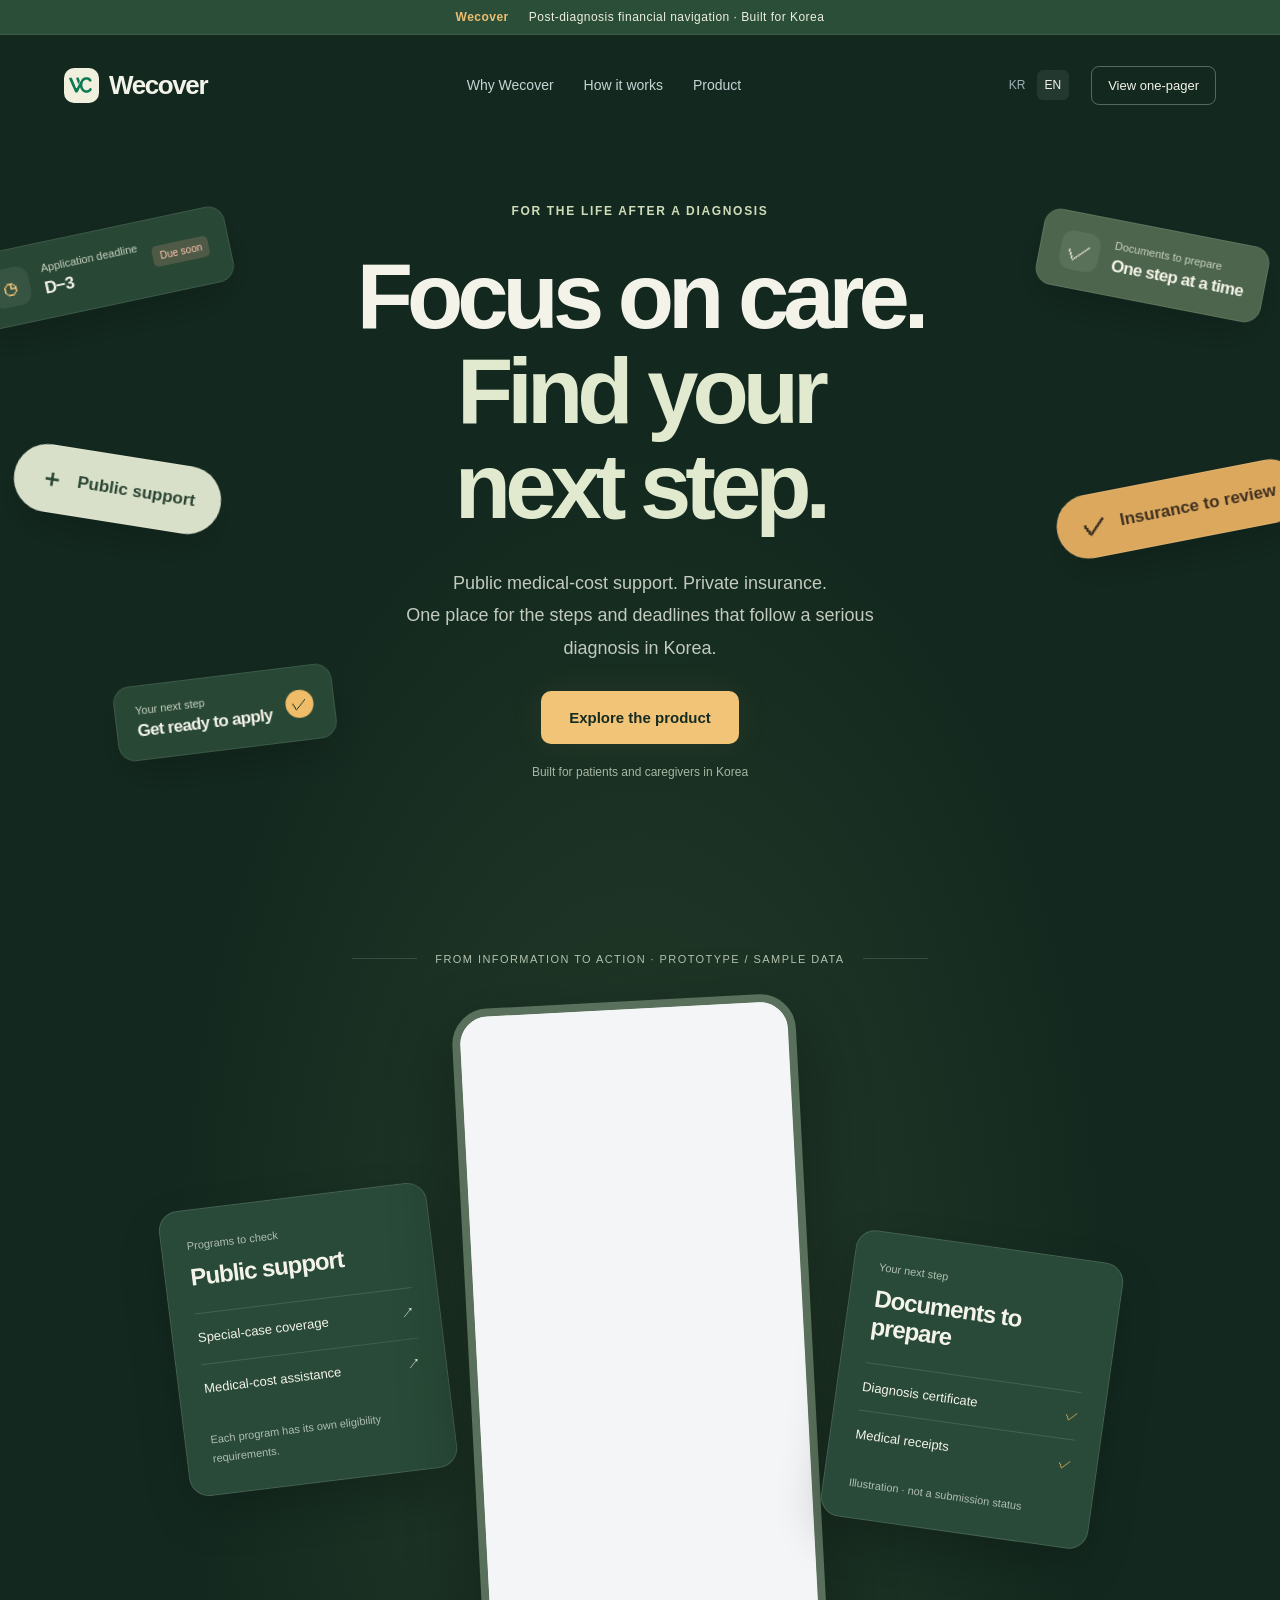
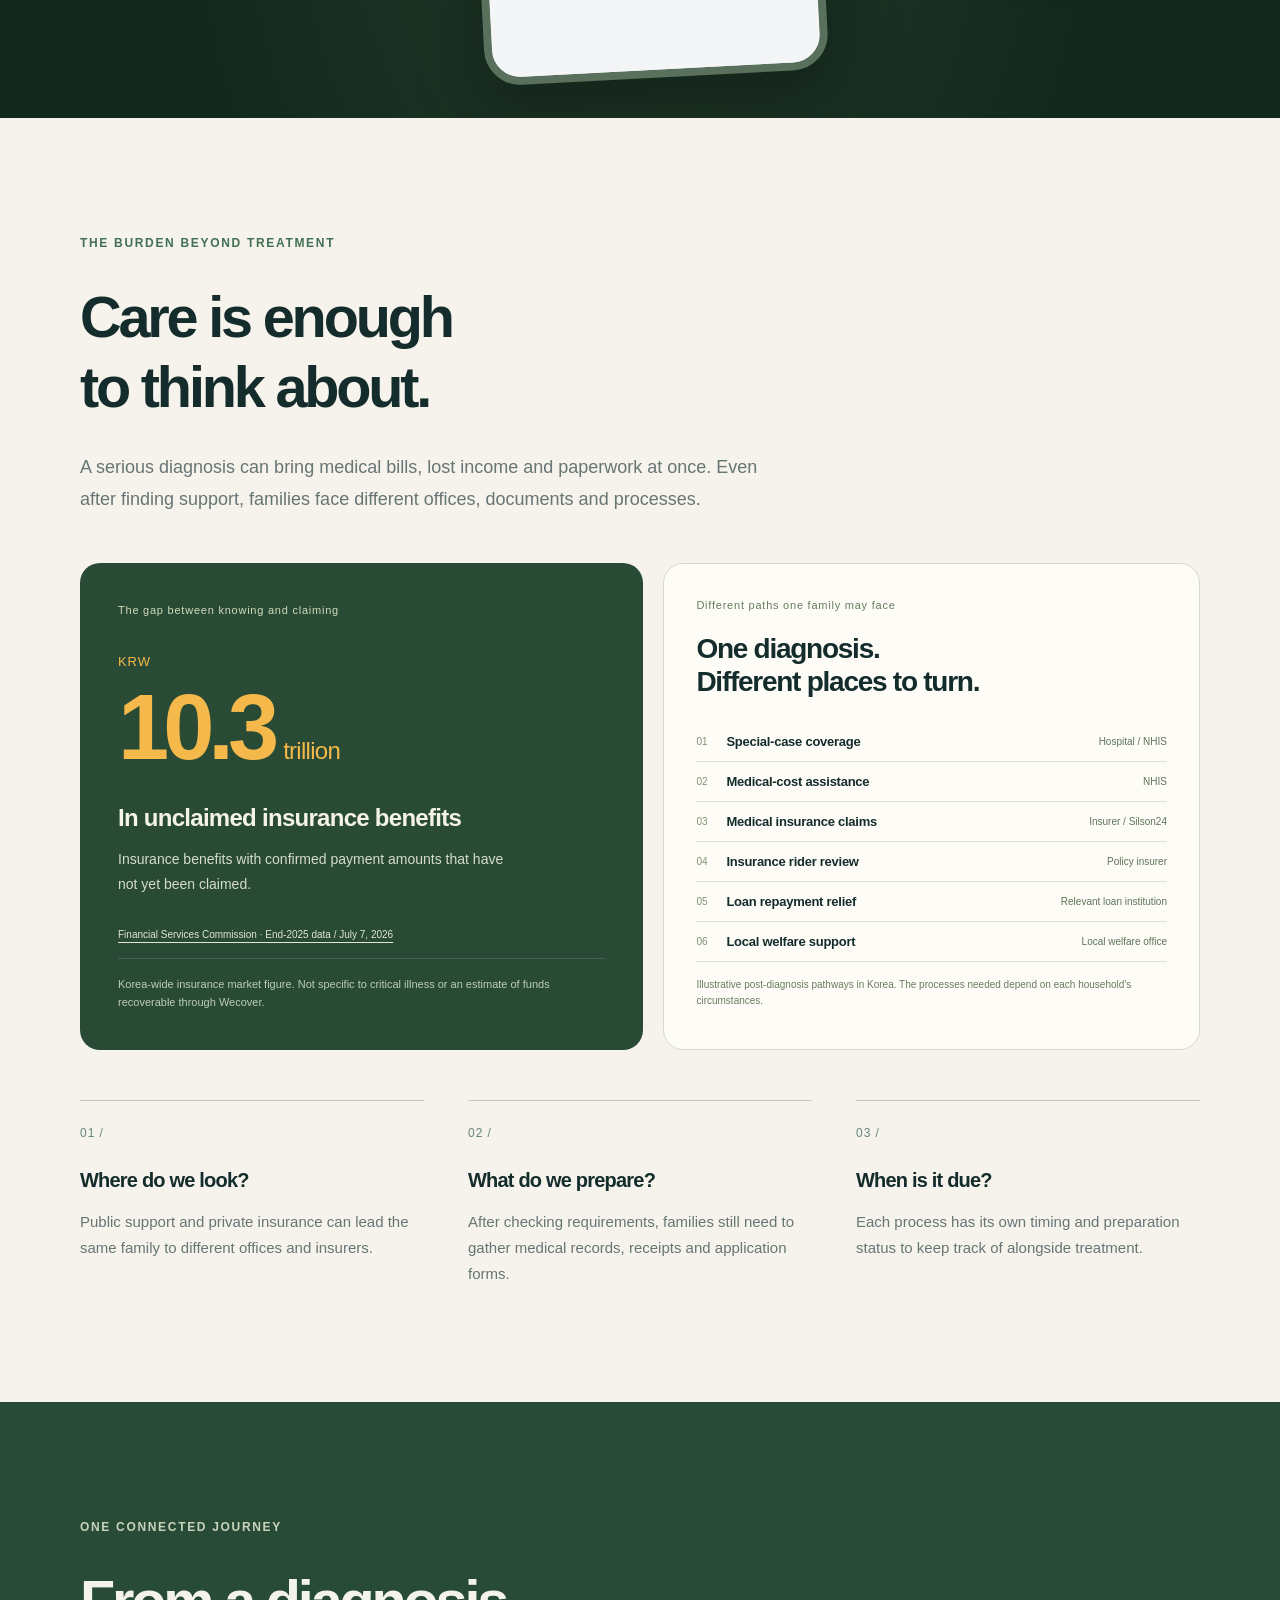
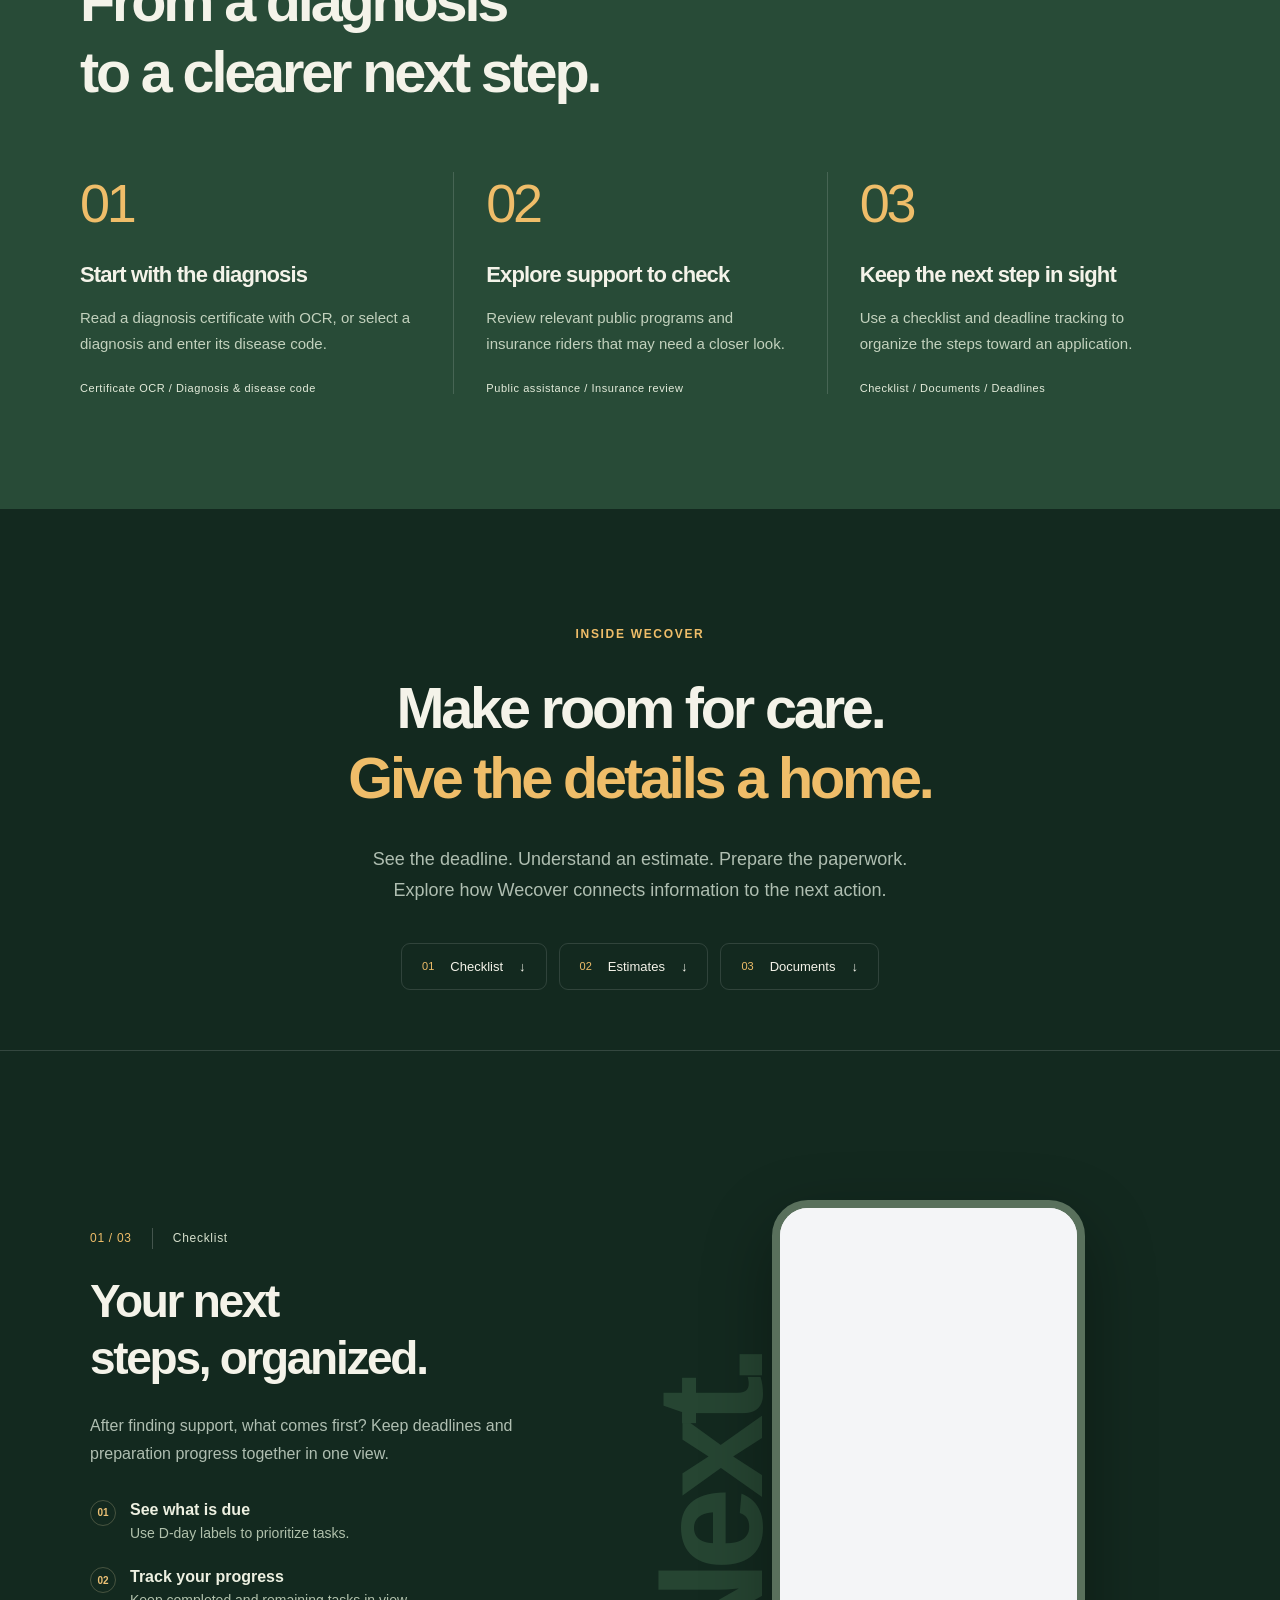
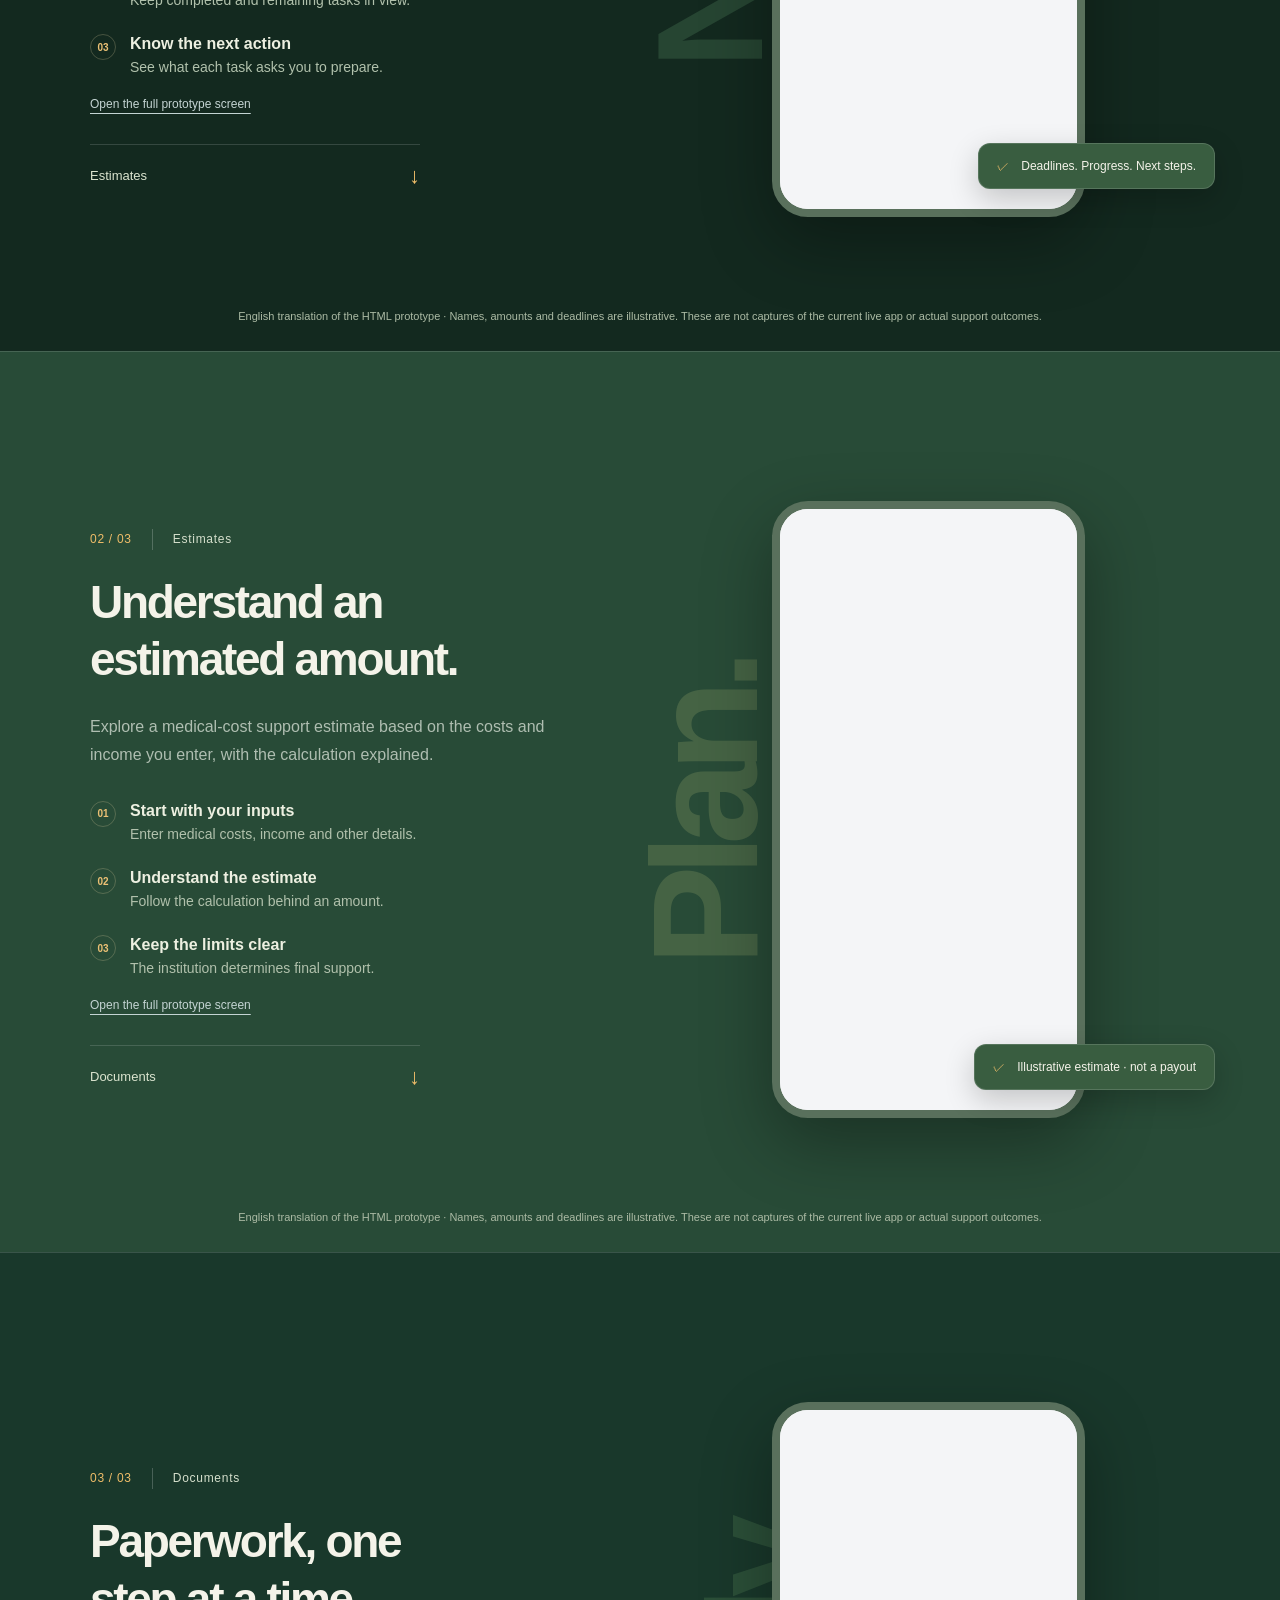
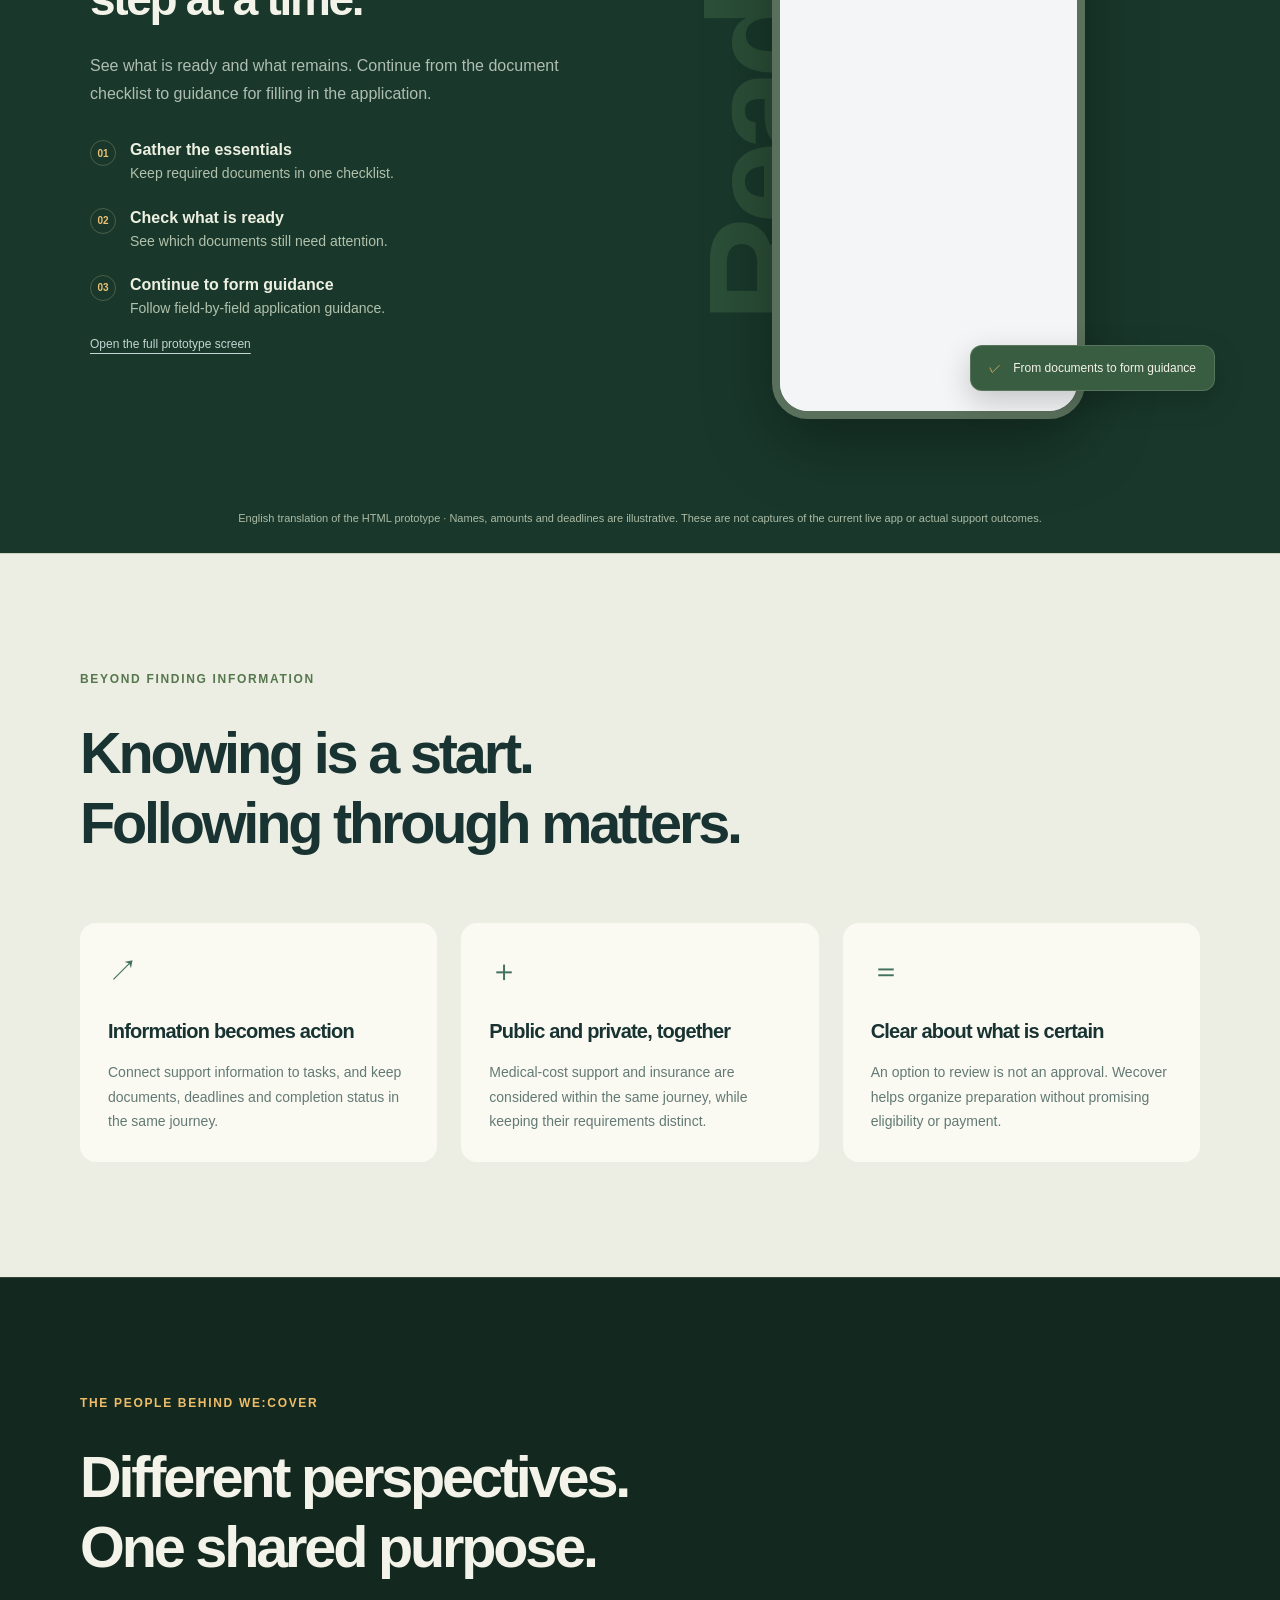
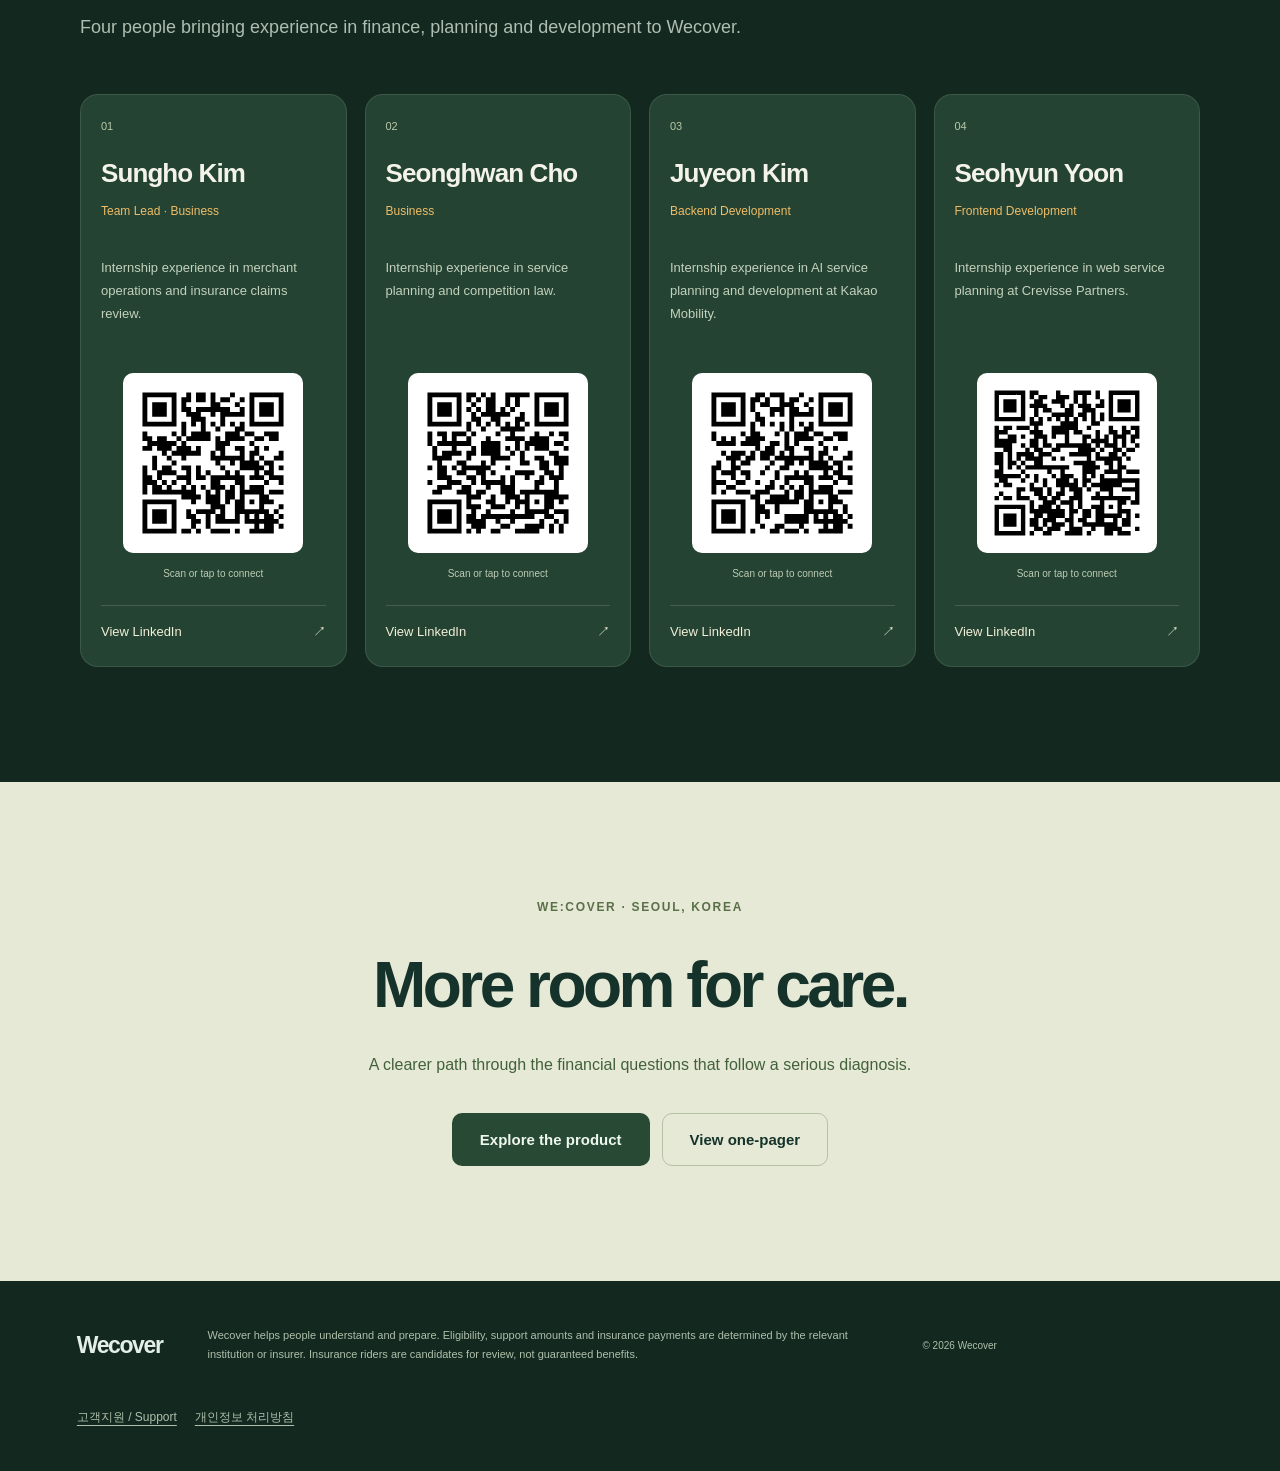
<file: index.html>
<!doctype html>
<html lang="ko"><head><meta charset="utf-8"><meta name="viewport" content="width=device-width,initial-scale=1"><meta name="theme-color" content="#071c22"><meta name="description" content="위커버, 진단 이후 다음 할 일을."><title>Wecover</title><link rel="stylesheet" href="style.css"><script defer src="content.js"></script></head><body>
<a class="skip" href="#main" data-t="skip">본문으로 이동</a>
<div class="event-bar"><b>Wecover</b><span data-t="event"></span></div>
<header class="nav"><a class="brand" href="#" aria-label="Wecover home"><span class="brand-mark"><img src="assets/wecover-mark.svg" alt="" width="27" height="22"></span>Wecover</a><nav aria-label="Main"><a href="#why" data-t="navWhy"></a><a href="#how" data-t="navHow"></a><a href="#product" data-t="navProduct"></a></nav><div class="nav-actions"><div class="language" aria-label="Language"><button data-lang="ko">KR</button><button data-lang="en">EN</button></div><a class="nav-cta onepager-link" href="?view=onepager&amp;lang=ko" data-t="onepager"></a></div></header>
<main id="main"><section class="hero" aria-labelledby="hero-title"><div class="orbit" aria-hidden="true"><div class="float-card card-a"><span class="mini-icon">◷</span><div><small data-t="floatDue"></small><strong>D−3</strong></div><span class="tag coral" data-t="floatSoon"></span></div><div class="float-card card-b"><span class="mini-icon">✓</span><div><small data-t="floatDocs"></small><strong data-t="floatReady"></strong></div></div><div class="float-pill card-c"><span>＋</span><span data-t="scope1"></span></div><div class="float-pill card-d"><span>✓</span><span data-t="floatInsurance"></span></div><div class="float-card card-e"><div><small data-t="floatNext"></small><strong data-t="floatTask"></strong></div><span class="check">✓</span></div></div>
<div class="hero-copy"><p class="eyebrow" data-t="eyebrow"></p><h1 id="hero-title" data-t="heroTitle"></h1><p class="hero-body" data-t="heroBody"></p><a class="button mint" href="#product" data-t="heroCta"></a><p class="hero-note" data-t="heroNote"></p></div>
<div class="hero-preview"><div class="preview-label"><i></i><span data-t="previewLabel"></span><i></i></div><div class="preview-screens"><div class="preview-side"><span data-t="previewSupport"></span><strong data-t="scope1"></strong><div class="mini-row"><span data-t="supportA"></span><span>↗</span></div><div class="mini-row"><span data-t="supportB"></span><span>↗</span></div><p data-t="supportNote"></p></div><div class="phone hero-phone"><iframe src="screens/19.html" title="위커버 기한 임박 체크리스트 HTML 프로토타입" sandbox tabindex="-1"></iframe></div><div class="preview-side preview-right"><span data-t="floatNext"></span><strong data-t="floatDocs"></strong><div class="mini-row"><span data-t="docA"></span><span class="mint-text">✓</span></div><div class="mini-row"><span data-t="docB"></span><span class="mint-text">✓</span></div><p data-t="sample"></p></div></div></div></section>
<section id="why" class="problem section"><p class="eyebrow" data-t="problemEyebrow"></p><h2 data-t="problemTitle"></h2><p class="lead" data-t="problemBody"></p><div class="evidence-band"><article class="evidence-stat"><p class="evidence-kicker" data-t="evidenceKicker"></p><div class="evidence-number" data-t="evidenceNumber"></div><h3 data-t="evidenceTitle"></h3><p class="evidence-definition" data-t="evidenceDefinition"></p><a href="https://www.fsc.go.kr/no010101/87270" target="_blank" rel="noopener" class="evidence-source" data-t="evidenceSource"></a><p class="evidence-scope" data-t="evidenceScope"></p></article><article class="pathways"><p class="evidence-kicker" data-t="pathwayKicker"></p><h3 data-t="pathwayTitle"></h3><div class="pathway-list"><div><span>01</span><strong data-t="path1"></strong><small data-t="channel1"></small></div><div><span>02</span><strong data-t="path2"></strong><small data-t="channel2"></small></div><div><span>03</span><strong data-t="path3"></strong><small data-t="channel3"></small></div><div><span>04</span><strong data-t="path4"></strong><small data-t="channel4"></small></div><div><span>05</span><strong data-t="path5"></strong><small data-t="channel5"></small></div><div><span>06</span><strong data-t="path6"></strong><small data-t="channel6"></small></div></div><p class="pathway-note" data-t="pathwayNote"></p></article></div><div class="problem-grid"><article><span class="index">01 /</span><h3 data-t="pain1Title"></h3><p data-t="pain1Body"></p></article><article><span class="index">02 /</span><h3 data-t="pain2Title"></h3><p data-t="pain2Body"></p></article><article><span class="index">03 /</span><h3 data-t="pain3Title"></h3><p data-t="pain3Body"></p></article></div></section>
<section id="how" class="how section"><p class="eyebrow" data-t="howEyebrow"></p><h2 data-t="howTitle"></h2><div class="steps"><article><span class="step-number">01</span><h3 data-t="step1Title"></h3><p data-t="step1Body"></p><span class="step-detail" data-t="step1Detail"></span></article><article><span class="step-number">02</span><h3 data-t="step2Title"></h3><p data-t="step2Body"></p><span class="step-detail" data-t="step2Detail"></span></article><article><span class="step-number">03</span><h3 data-t="step3Title"></h3><p data-t="step3Body"></p><span class="step-detail" data-t="step3Detail"></span></article></div></section>
<section id="product" class="product"><div class="product-intro section"><p class="eyebrow" data-t="productEyebrow"></p><h2 data-t="productTitle"></h2><p class="lead" data-t="productBody"></p><nav class="chapter-nav" aria-label="Product sections"><a href="#product-checklist"><span>01</span><span data-t="feature1"></span><span aria-hidden="true">↓</span></a><a href="#product-estimate"><span>02</span><span data-t="feature2"></span><span aria-hidden="true">↓</span></a><a href="#product-documents"><span>03</span><span data-t="feature3"></span><span aria-hidden="true">↓</span></a></nav></div><section class="product-chapter chapter-checklist" id="product-checklist" data-chapter="0" aria-labelledby="chapter-title-0"><div class="chapter-inner"><div class="chapter-copy"><p class="chapter-label"><span>01 / 03</span><span data-t="feature1"></span></p><h3 id="chapter-title-0"></h3><p class="chapter-body"></p><ol class="feature-insights"></ol><a class="text-link" href="screens/19.html" target="_blank" rel="noopener" data-t="openScreen"></a><a class="chapter-next" href="#product-estimate"><span data-t="feature2"></span><span aria-hidden="true">↓</span></a></div><div class="product-stage"><span class="stage-word" aria-hidden="true">Next.</span><div class="phone product-phone"><iframe src="screens/19.html" sandbox title="체크리스트 · 한국어 HTML 프로토타입" tabindex="-1" loading="lazy"></iframe></div><div class="stage-chip"><span class="mint-text">✓</span><span class="chapter-chip"></span></div></div><p class="prototype-note" data-t="prototypeNote"></p></div></section>
<section class="product-chapter chapter-estimate" id="product-estimate" data-chapter="1" aria-labelledby="chapter-title-1"><div class="chapter-inner"><div class="chapter-copy"><p class="chapter-label"><span>02 / 03</span><span data-t="feature2"></span></p><h3 id="chapter-title-1"></h3><p class="chapter-body"></p><ol class="feature-insights"></ol><a class="text-link" href="screens/39.html" target="_blank" rel="noopener" data-t="openScreen"></a><a class="chapter-next" href="#product-documents"><span data-t="feature3"></span><span aria-hidden="true">↓</span></a></div><div class="product-stage"><span class="stage-word" aria-hidden="true">Plan.</span><div class="phone product-phone"><iframe src="screens/39.html" sandbox title="지원액 계산 · 한국어 HTML 프로토타입" tabindex="-1" loading="lazy"></iframe></div><div class="stage-chip"><span class="mint-text">✓</span><span class="chapter-chip"></span></div></div><p class="prototype-note" data-t="prototypeNote"></p></div></section>
<section class="product-chapter chapter-documents" id="product-documents" data-chapter="2" aria-labelledby="chapter-title-2"><div class="chapter-inner"><div class="chapter-copy"><p class="chapter-label"><span>03 / 03</span><span data-t="feature3"></span></p><h3 id="chapter-title-2"></h3><p class="chapter-body"></p><ol class="feature-insights"></ol><a class="text-link" href="screens/27.html" target="_blank" rel="noopener" data-t="openScreen"></a></div><div class="product-stage"><span class="stage-word" aria-hidden="true">Ready.</span><div class="phone product-phone"><iframe src="screens/27.html" sandbox title="준비 서류 · 한국어 HTML 프로토타입" tabindex="-1" loading="lazy"></iframe></div><div class="stage-chip"><span class="mint-text">✓</span><span class="chapter-chip"></span></div></div><p class="prototype-note" data-t="prototypeNote"></p></div></section></section>
<section class="trust section" id="trust"><p class="eyebrow" data-t="trustEyebrow"></p><h2 data-t="trustTitle"></h2><div class="trust-grid"><article><span class="trust-symbol">↗</span><h3 data-t="trust1Title"></h3><p data-t="trust1Body"></p></article><article><span class="trust-symbol">＋</span><h3 data-t="trust2Title"></h3><p data-t="trust2Body"></p></article><article><span class="trust-symbol">＝</span><h3 data-t="trust3Title"></h3><p data-t="trust3Body"></p></article></div></section>
<section class="team section" id="team" aria-labelledby="team-title"><p class="eyebrow" data-t="teamEyebrow"></p><h2 id="team-title" data-t="teamTitle"></h2><p class="lead" data-t="teamBody"></p><div class="team-grid"><article class="team-card"><span class="team-index" aria-hidden="true">01</span><h3 data-t="team0Name"></h3><p class="team-role" data-t="team0Role"></p><p class="team-bio" data-t="team0Bio"></p><a class="team-qr" href="https://www.linkedin.com/in/sunghokim0813/" target="_blank" rel="noopener noreferrer" aria-label="Sungho Kim LinkedIn"><img src="assets/team/sungho-kim-qr.svg" width="180" height="180" loading="lazy" alt="Sungho Kim LinkedIn QR"></a><p class="team-scan" data-t="teamScan"></p><a class="team-link" href="https://www.linkedin.com/in/sunghokim0813/" target="_blank" rel="noopener noreferrer"><span data-t="teamConnect"></span><span aria-hidden="true">↗</span></a></article><article class="team-card"><span class="team-index" aria-hidden="true">02</span><h3 data-t="team1Name"></h3><p class="team-role" data-t="team1Role"></p><p class="team-bio" data-t="team1Bio"></p><a class="team-qr" href="https://www.linkedin.com/in/seonghwan-cho/" target="_blank" rel="noopener noreferrer" aria-label="Seonghwan Cho LinkedIn"><img src="assets/team/seonghwan-cho-qr.svg" width="180" height="180" loading="lazy" alt="Seonghwan Cho LinkedIn QR"></a><p class="team-scan" data-t="teamScan"></p><a class="team-link" href="https://www.linkedin.com/in/seonghwan-cho/" target="_blank" rel="noopener noreferrer"><span data-t="teamConnect"></span><span aria-hidden="true">↗</span></a></article><article class="team-card"><span class="team-index" aria-hidden="true">03</span><h3 data-t="team2Name"></h3><p class="team-role" data-t="team2Role"></p><p class="team-bio" data-t="team2Bio"></p><a class="team-qr" href="https://www.linkedin.com/in/juyeoneee128/" target="_blank" rel="noopener noreferrer" aria-label="Juyeon Kim LinkedIn"><img src="assets/team/juyeon-kim-qr.svg" width="180" height="180" loading="lazy" alt="Juyeon Kim LinkedIn QR"></a><p class="team-scan" data-t="teamScan"></p><a class="team-link" href="https://www.linkedin.com/in/juyeoneee128/" target="_blank" rel="noopener noreferrer"><span data-t="teamConnect"></span><span aria-hidden="true">↗</span></a></article><article class="team-card"><span class="team-index" aria-hidden="true">04</span><h3 data-t="team3Name"></h3><p class="team-role" data-t="team3Role"></p><p class="team-bio" data-t="team3Bio"></p><a class="team-qr" href="https://www.linkedin.com/in/%EC%84%9C%ED%98%84-%EC%9C%A4-707247322/" target="_blank" rel="noopener noreferrer" aria-label="Seohyun Yoon LinkedIn"><img src="assets/team/seohyun-yoon-qr.svg" width="180" height="180" loading="lazy" alt="Seohyun Yoon LinkedIn QR"></a><p class="team-scan" data-t="teamScan"></p><a class="team-link" href="https://www.linkedin.com/in/%EC%84%9C%ED%98%84-%EC%9C%A4-707247322/" target="_blank" rel="noopener noreferrer"><span data-t="teamConnect"></span><span aria-hidden="true">↗</span></a></article></div></section>
<section class="closing section"><p class="eyebrow" data-t="closingEyebrow"></p><h2 data-t="closingTitle"></h2><p data-t="closingBody"></p><div class="closing-actions"><a class="button dark" href="#product" data-t="heroCta"></a><a class="button outline onepager-link" href="?view=onepager&amp;lang=ko" data-t="onepager"></a><button class="button outline" id="print-button" data-t="print"></button></div></section></main>
<footer><a class="brand" href="#">Wecover</a><p data-t="footer"></p><span>© 2026 Wecover</span><nav class="support-links" aria-label="App support"><a href="/support.html">고객지원 / Support</a><a href="/privacy.html">개인정보 처리방침</a></nav></footer><noscript>위커버는 한국의 환자와 보호자를 위한 의료비 지원 내비게이션입니다. KR/EN 소개를 보려면 JavaScript를 활성화해 주세요.</noscript></body></html>
</file>
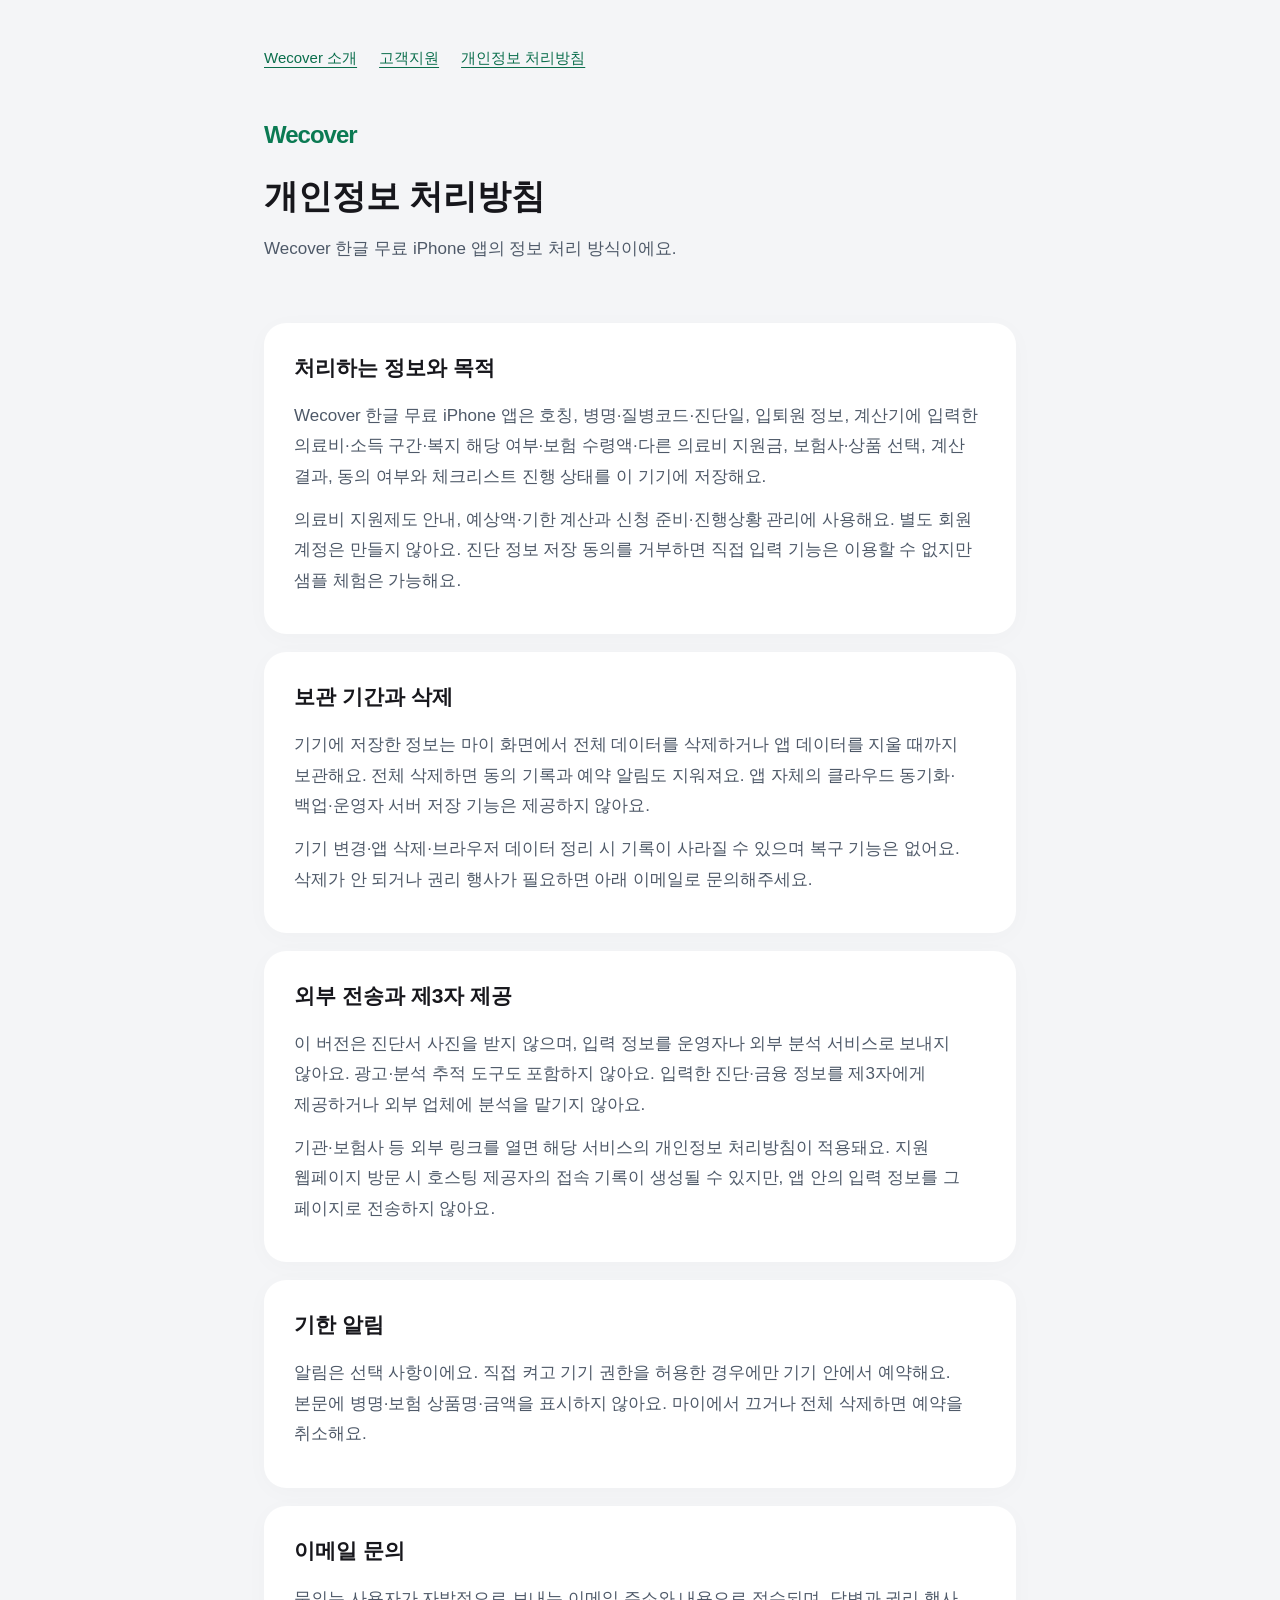
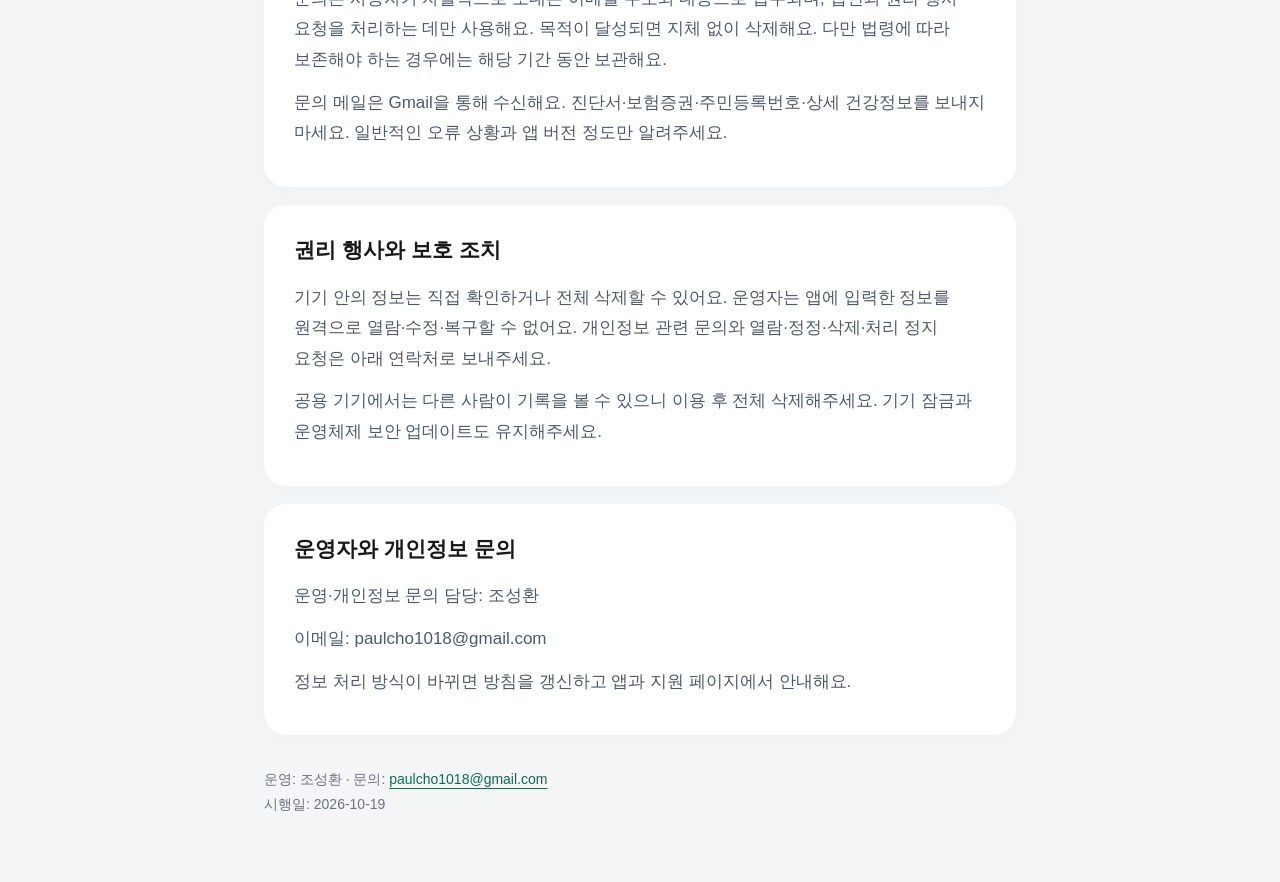
<file: privacy.html>
<!doctype html><html lang="ko"><head><meta charset="utf-8"><meta name="viewport" content="width=device-width,initial-scale=1"><meta name="referrer" content="no-referrer"><meta http-equiv="Content-Security-Policy" content="default-src 'none'; style-src 'unsafe-inline'; base-uri 'none'; form-action 'none'"><title>개인정보 처리방침 | Wecover</title><style>
*{box-sizing:border-box}body{margin:0;background:#f4f5f7;color:#17171c;font:17px/1.8 -apple-system,BlinkMacSystemFont,'Malgun Gothic',sans-serif;word-break:keep-all;overflow-wrap:anywhere}main{max-width:800px;margin:auto;padding:44px 24px 64px}nav{display:flex;gap:22px;flex-wrap:wrap;font-size:15px}a{color:#0a6e4c;text-underline-offset:4px}header{padding:42px 0 28px}.brand{font-size:24px;letter-spacing:-1px;font-weight:800;color:#0b7a53}h1{font-size:34px;line-height:1.3;margin:18px 0 16px}section{background:white;padding:26px 30px;border-radius:22px;margin:18px 0;box-shadow:0 4px 24px #17271c06}h2{font-size:21px;margin:0 0 14px}p{margin:12px 0;color:#4e5968}footer{margin-top:32px;font-size:14px;color:#6b7280}@media(max-width:500px){main{padding:24px 18px 44px}h1{font-size:28px}section{padding:22px}}
</style></head><body><main><nav aria-label="지원 페이지"><a href="/">Wecover 소개</a><a href="/support.html">고객지원</a><a href="/privacy.html">개인정보 처리방침</a></nav><header><div class="brand">Wecover</div><h1>개인정보 처리방침</h1><p>Wecover 한글 무료 iPhone 앱의 정보 처리 방식이에요.</p></header><section><h2>처리하는 정보와 목적</h2><p>Wecover 한글 무료 iPhone 앱은 호칭, 병명·질병코드·진단일, 입퇴원 정보, 계산기에 입력한 의료비·소득 구간·복지 해당 여부·보험 수령액·다른 의료비 지원금, 보험사·상품 선택, 계산 결과, 동의 여부와 체크리스트 진행 상태를 이 기기에 저장해요.</p><p>의료비 지원제도 안내, 예상액·기한 계산과 신청 준비·진행상황 관리에 사용해요. 별도 회원 계정은 만들지 않아요. 진단 정보 저장 동의를 거부하면 직접 입력 기능은 이용할 수 없지만 샘플 체험은 가능해요.</p></section><section><h2>보관 기간과 삭제</h2><p>기기에 저장한 정보는 마이 화면에서 전체 데이터를 삭제하거나 앱 데이터를 지울 때까지 보관해요. 전체 삭제하면 동의 기록과 예약 알림도 지워져요. 앱 자체의 클라우드 동기화·백업·운영자 서버 저장 기능은 제공하지 않아요.</p><p>기기 변경·앱 삭제·브라우저 데이터 정리 시 기록이 사라질 수 있으며 복구 기능은 없어요. 삭제가 안 되거나 권리 행사가 필요하면 아래 이메일로 문의해주세요.</p></section><section><h2>외부 전송과 제3자 제공</h2><p>이 버전은 진단서 사진을 받지 않으며, 입력 정보를 운영자나 외부 분석 서비스로 보내지 않아요. 광고·분석 추적 도구도 포함하지 않아요. 입력한 진단·금융 정보를 제3자에게 제공하거나 외부 업체에 분석을 맡기지 않아요.</p><p>기관·보험사 등 외부 링크를 열면 해당 서비스의 개인정보 처리방침이 적용돼요. 지원 웹페이지 방문 시 호스팅 제공자의 접속 기록이 생성될 수 있지만, 앱 안의 입력 정보를 그 페이지로 전송하지 않아요.</p></section><section><h2>기한 알림</h2><p>알림은 선택 사항이에요. 직접 켜고 기기 권한을 허용한 경우에만 기기 안에서 예약해요. 본문에 병명·보험 상품명·금액을 표시하지 않아요. 마이에서 끄거나 전체 삭제하면 예약을 취소해요.</p></section><section><h2>이메일 문의</h2><p>문의는 사용자가 자발적으로 보내는 이메일 주소와 내용으로 접수되며, 답변과 권리 행사 요청을 처리하는 데만 사용해요. 목적이 달성되면 지체 없이 삭제해요. 다만 법령에 따라 보존해야 하는 경우에는 해당 기간 동안 보관해요.</p><p>문의 메일은 Gmail을 통해 수신해요. 진단서·보험증권·주민등록번호·상세 건강정보를 보내지 마세요. 일반적인 오류 상황과 앱 버전 정도만 알려주세요.</p></section><section><h2>권리 행사와 보호 조치</h2><p>기기 안의 정보는 직접 확인하거나 전체 삭제할 수 있어요. 운영자는 앱에 입력한 정보를 원격으로 열람·수정·복구할 수 없어요. 개인정보 관련 문의와 열람·정정·삭제·처리 정지 요청은 아래 연락처로 보내주세요.</p><p>공용 기기에서는 다른 사람이 기록을 볼 수 있으니 이용 후 전체 삭제해주세요. 기기 잠금과 운영체제 보안 업데이트도 유지해주세요.</p></section><section><h2>운영자와 개인정보 문의</h2><p>운영·개인정보 문의 담당: 조성환</p><p>이메일: paulcho1018@gmail.com</p><p>정보 처리 방식이 바뀌면 방침을 갱신하고 앱과 지원 페이지에서 안내해요.</p></section><footer>운영: 조성환 · 문의: <a href="mailto:paulcho1018@gmail.com">paulcho1018@gmail.com</a><br>시행일: 2026-10-19</footer></main></body></html>
</file>
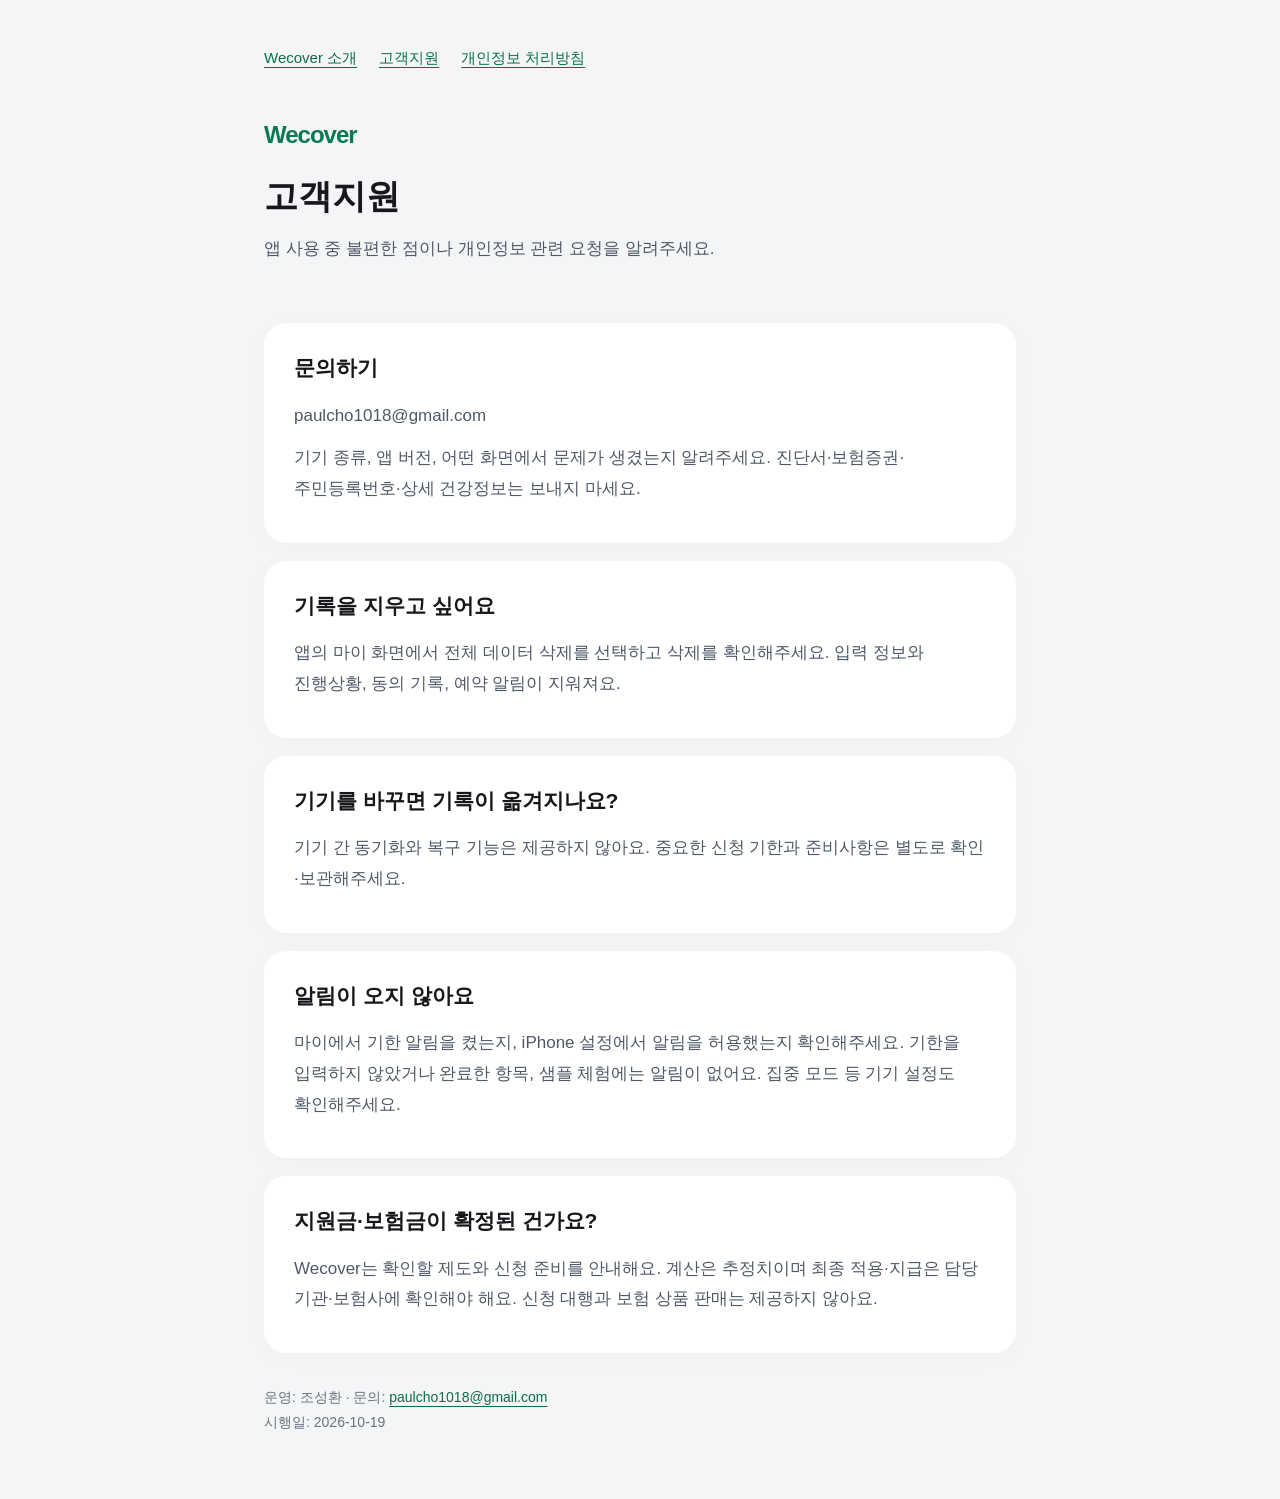
<file: support.html>
<!doctype html><html lang="ko"><head><meta charset="utf-8"><meta name="viewport" content="width=device-width,initial-scale=1"><meta name="referrer" content="no-referrer"><meta http-equiv="Content-Security-Policy" content="default-src 'none'; style-src 'unsafe-inline'; base-uri 'none'; form-action 'none'"><title>고객지원 | Wecover</title><style>
*{box-sizing:border-box}body{margin:0;background:#f4f5f7;color:#17171c;font:17px/1.8 -apple-system,BlinkMacSystemFont,'Malgun Gothic',sans-serif;word-break:keep-all;overflow-wrap:anywhere}main{max-width:800px;margin:auto;padding:44px 24px 64px}nav{display:flex;gap:22px;flex-wrap:wrap;font-size:15px}a{color:#0a6e4c;text-underline-offset:4px}header{padding:42px 0 28px}.brand{font-size:24px;letter-spacing:-1px;font-weight:800;color:#0b7a53}h1{font-size:34px;line-height:1.3;margin:18px 0 16px}section{background:white;padding:26px 30px;border-radius:22px;margin:18px 0;box-shadow:0 4px 24px #17271c06}h2{font-size:21px;margin:0 0 14px}p{margin:12px 0;color:#4e5968}footer{margin-top:32px;font-size:14px;color:#6b7280}@media(max-width:500px){main{padding:24px 18px 44px}h1{font-size:28px}section{padding:22px}}
</style></head><body><main><nav aria-label="지원 페이지"><a href="/">Wecover 소개</a><a href="/support.html">고객지원</a><a href="/privacy.html">개인정보 처리방침</a></nav><header><div class="brand">Wecover</div><h1>고객지원</h1><p>앱 사용 중 불편한 점이나 개인정보 관련 요청을 알려주세요.</p></header><section><h2>문의하기</h2><p>paulcho1018@gmail.com</p><p>기기 종류, 앱 버전, 어떤 화면에서 문제가 생겼는지 알려주세요. 진단서·보험증권·주민등록번호·상세 건강정보는 보내지 마세요.</p></section><section><h2>기록을 지우고 싶어요</h2><p>앱의 마이 화면에서 전체 데이터 삭제를 선택하고 삭제를 확인해주세요. 입력 정보와 진행상황, 동의 기록, 예약 알림이 지워져요.</p></section><section><h2>기기를 바꾸면 기록이 옮겨지나요?</h2><p>기기 간 동기화와 복구 기능은 제공하지 않아요. 중요한 신청 기한과 준비사항은 별도로 확인·보관해주세요.</p></section><section><h2>알림이 오지 않아요</h2><p>마이에서 기한 알림을 켰는지, iPhone 설정에서 알림을 허용했는지 확인해주세요. 기한을 입력하지 않았거나 완료한 항목, 샘플 체험에는 알림이 없어요. 집중 모드 등 기기 설정도 확인해주세요.</p></section><section><h2>지원금·보험금이 확정된 건가요?</h2><p>Wecover는 확인할 제도와 신청 준비를 안내해요. 계산은 추정치이며 최종 적용·지급은 담당 기관·보험사에 확인해야 해요. 신청 대행과 보험 상품 판매는 제공하지 않아요.</p></section><footer>운영: 조성환 · 문의: <a href="mailto:paulcho1018@gmail.com">paulcho1018@gmail.com</a><br>시행일: 2026-10-19</footer></main></body></html>
</file>
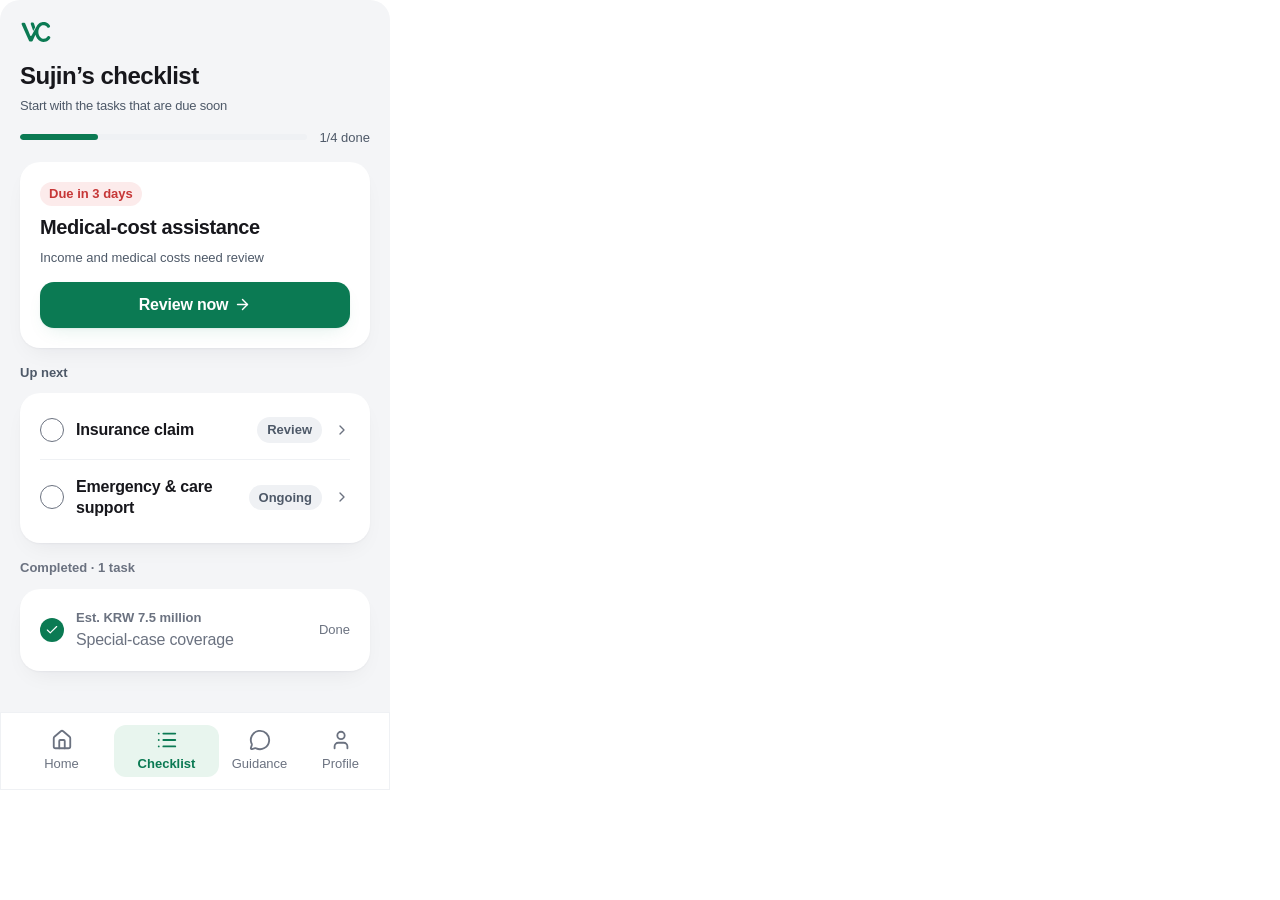
<file: screens/19-en.html>
<!doctype html><html lang="en"><head><meta charset="utf-8"><meta name="viewport" content="width=device-width,initial-scale=1"><title>WeCover prototype screen</title><style>*{box-sizing:border-box;margin:0}body{font-family:Arial,"Malgun Gothic",sans-serif;background:white;color:#17171c;width:390px}body>div{min-height:790px;height:790px}.t{white-space:pre-wrap}.t{line-height:1.35;overflow-wrap:break-word}[data-name="Pill"],[data-name="Badge"]{flex-shrink:0}[data-name="Bottom Tab Bar"] .t{white-space:nowrap}</style></head><body><div class="f" data-name="V2 체크리스트 / 기한 임박" style="width:390px;max-width:100%;flex-shrink:0;display:flex;flex-direction:column;align-items:stretch;background:#F4F5F7;border-radius:20px;box-sizing:border-box"><div class="f" data-name="Brand Bar" style="align-self:stretch;display:flex;flex-direction:row;align-items:center;padding:20px 20px 8px 20px;box-sizing:border-box"><span data-name="WC 로고" style="width:32px;max-width:100%;flex-shrink:0;height:24px;display:inline-flex;width:32px;height:24px;flex-shrink:0"><svg width="100%" height="100%" viewBox="0 0 593 448" fill="none" xmlns="http://www.w3.org/2000/svg"><path d="M541 82l-18-17-16-11-17-8-26-7-7 0-1-1-35 0-1 1-12 1-21 6-24 12-26 20-17 19-43 76-62 118-6 5-11 1-6-3-5-7-9-24-3-5-26-65-3-5-14-36-3-5-2-7-3-5-9-24-22-51-6-6-9-4-32 0-9 4-6 6-4 10 0 6 2 7 4 7 8 20 5 9 0 2 21 45 16 38 5 9 16 38 5 9 16 38 5 9 16 38 5 9 16 37 6 6 8 4 38 0 8-4 6-6 53-116 2 2 0 3 8 23 9 19 13 21 10 13 20 20 24 17 19 9 17 5 11 1 1 1 32 0 1-1 12-1 24-7 21-10 23-16 16-16 14-21 1-14-6-11-13-9-10-5-11 0-7 3-6 6-11 15-15 13-15 8-12 4-10 1-1 1-24-1-16-5-14-8-9-7-11-11-13-18-7-14-8-23-3-15 0-6-1-1 0-34 1-1 0-7 8-31 8-18 8-13 20-21 18-11 12-4 10-1 1-1 19 0 19 4 10 4 14 9 12 12 8 12 5 4 7 3 13-1 16-11 5-5 4-9-1-13-9-15z m-324-36l-6 2-6 4-4 5-3 6 0 12 47 129 37-68-23-70 0-3-5-9-5-4-9-4z" fill="#0B7A53" fill-rule="nonzero"/></svg></span></div><div class="f" data-name="Header" style="align-self:stretch;display:flex;flex-direction:column;gap:4px;align-items:stretch;padding:8px 20px 12px 20px;box-sizing:border-box"><div class="t" data-name="Title" style="color:#17171C;font-size:24px;font-weight:700;font-family:'Pretendard',Pretendard,-apple-system,sans-serif;letter-spacing:-0.5px">Sujin’s checklist</div><div class="t" data-name="Sub" style="align-self:stretch;color:#4E5968;font-size:13px;font-weight:400;font-family:'Pretendard',Pretendard,-apple-system,sans-serif;line-height:1.55;letter-spacing:-0.2px">Start with the tasks that are due soon</div></div><div class="f" data-name="Content" style="align-self:stretch;flex:1 1 0;min-height:0;display:flex;flex-direction:column;gap:16px;align-items:stretch;padding:0px 20px 16px 20px;box-sizing:border-box"><div class="f" data-name="Progress Row" style="align-self:stretch;display:flex;flex-direction:row;gap:12px;align-items:center;box-sizing:border-box"><div class="f" data-name="Track" style="flex:1 1 0;min-width:0;height:6px;flex-shrink:0;display:flex;flex-direction:row;align-items:flex-start;background:#EFF1F4;border-radius:999px;overflow:hidden;box-sizing:border-box"><div data-name="Fill" style="width:78px;max-width:100%;flex-shrink:0;height:6px;background:#0B7A53;border-radius:999px"></div></div><div class="t" data-name="L" style="color:#4E5968;font-size:13px;font-weight:500;font-family:'Pretendard',Pretendard,-apple-system,sans-serif">1/4 done</div></div><div class="f" data-name="Spotlight Card" style="align-self:stretch;display:flex;flex-direction:column;gap:16px;align-items:stretch;padding:20px;background:#FFFFFF;border-radius:20px;box-shadow:0px 1px 2px 0px #0F172A0A, 0px 10px 24px -10px #0F172A14;box-sizing:border-box"><div class="f" data-name="Main Row" style="align-self:stretch;display:flex;flex-direction:row;gap:12px;align-items:center;box-sizing:border-box"><div class="f" data-name="Text Col" style="flex:1 1 0;min-width:0;display:flex;flex-direction:column;gap:8px;align-items:stretch;box-sizing:border-box"><div class="f" data-name="Pill Row" style="display:flex;flex-direction:row;gap:6px;align-items:center;box-sizing:border-box"><div class="f" data-name="Pill" style="display:flex;flex-direction:row;align-items:center;padding:3px 9px;background:#FCEBEB;border-radius:999px;box-sizing:border-box"><div class="t" data-name="T" style="color:#C63737;font-size:13px;font-weight:700;font-family:'Pretendard',Pretendard,-apple-system,sans-serif">Due in 3 days</div></div></div><div class="t" data-name="Title" style="color:#17171C;font-size:20px;font-weight:700;font-family:'Pretendard',Pretendard,-apple-system,sans-serif;letter-spacing:-0.4px">Medical-cost assistance</div><div class="t" data-name="Meta" style="color:#4E5968;font-size:13px;font-weight:500;font-family:'Pretendard',Pretendard,-apple-system,sans-serif">Income and medical costs need review</div></div></div><div class="f" data-name="CTA" style="align-self:stretch;display:flex;flex-direction:row;gap:6px;justify-content:center;align-items:center;padding:12px 0px;background:#0B7A53;border-radius:14px;box-shadow:0px 1px 2px 0px #0A6E4C14, 0px 8px 20px -8px #0E8A5F24;box-sizing:border-box"><div class="t" data-name="L" style="color:#FFFFFF;font-size:16px;font-weight:700;font-family:'Pretendard',Pretendard,-apple-system,sans-serif;letter-spacing:-0.2px">Review now</div><span class="ic" data-icon="arrow-right" data-name="A" style="width:17px;max-width:100%;flex-shrink:0;height:17px;display:inline-flex;width:17px;height:17px;color:#FFFFFF;flex-shrink:0">
<svg
  class="lucide lucide-arrow-right"
  xmlns="http://www.w3.org/2000/svg"
  width="100%"
  height="100%"
  viewBox="0 0 24 24"
  fill="none"
  stroke="currentColor"
  stroke-width="2"
  stroke-linecap="round"
  stroke-linejoin="round"
>
  <path d="M5 12h14" />
  <path d="m12 5 7 7-7 7" />
</svg>
</span></div></div><div class="f" data-name="Next Section" style="align-self:stretch;display:flex;flex-direction:column;gap:12px;align-items:stretch;box-sizing:border-box"><div class="t" data-name="Section Caption" style="color:#4E5968;font-size:13px;font-weight:600;font-family:'Pretendard',Pretendard,-apple-system,sans-serif">Up next</div><div class="f" data-name="List Card" style="align-self:stretch;display:flex;flex-direction:column;align-items:stretch;padding:8px 20px;background:#FFFFFF;border-radius:20px;box-shadow:0px 1px 2px 0px #0F172A0A, 0px 10px 24px -10px #0F172A14;box-sizing:border-box"><div class="f" data-name="Row/민간보험 청구" style="align-self:stretch;display:flex;flex-direction:row;gap:12px;align-items:center;padding:16px 0px;box-sizing:border-box"><div class="f" data-name="Check" style="width:24px;max-width:100%;flex-shrink:0;height:24px;display:flex;flex-direction:row;align-items:flex-start;background:#00000000;border-radius:999px;border:1.5px solid #6B7280;box-sizing:border-box;box-sizing:border-box"></div><div class="f" data-name="TC" style="flex:1 1 0;min-width:0;display:flex;flex-direction:column;gap:3px;align-items:stretch;box-sizing:border-box"><div class="t" data-name="Title" style="color:#17171C;font-size:16px;font-weight:600;font-family:'Pretendard',Pretendard,-apple-system,sans-serif;letter-spacing:-0.2px">Insurance claim</div></div><div class="f" data-name="Pill" style="display:flex;flex-direction:row;align-items:center;padding:4px 10px;background:#EFF1F4;border-radius:999px;box-sizing:border-box"><div class="t" data-name="T" style="color:#4E5968;font-size:13px;font-weight:700;font-family:'Pretendard',Pretendard,-apple-system,sans-serif">Review</div></div><span class="ic" data-icon="chevron-right" data-name="Chev" style="width:16px;max-width:100%;flex-shrink:0;height:16px;display:inline-flex;width:16px;height:16px;color:#6B7280;flex-shrink:0">
<svg
  class="lucide lucide-chevron-right"
  xmlns="http://www.w3.org/2000/svg"
  width="100%"
  height="100%"
  viewBox="0 0 24 24"
  fill="none"
  stroke="currentColor"
  stroke-width="2"
  stroke-linecap="round"
  stroke-linejoin="round"
>
  <path d="m9 18 6-6-6-6" />
</svg>
</span></div><div data-name="D" style="align-self:stretch;height:1px;flex-shrink:0;background:#EFF1F4"></div><div class="f" data-name="Row/기타 복지 (긴급복지·간병)" style="align-self:stretch;display:flex;flex-direction:row;gap:12px;align-items:center;padding:16px 0px;box-sizing:border-box"><div class="f" data-name="Check" style="width:24px;max-width:100%;flex-shrink:0;height:24px;display:flex;flex-direction:row;align-items:flex-start;background:#00000000;border-radius:999px;border:1.5px solid #6B7280;box-sizing:border-box;box-sizing:border-box"></div><div class="f" data-name="TC" style="flex:1 1 0;min-width:0;display:flex;flex-direction:column;gap:3px;align-items:stretch;box-sizing:border-box"><div class="t" data-name="Title" style="color:#17171C;font-size:16px;font-weight:600;font-family:'Pretendard',Pretendard,-apple-system,sans-serif;letter-spacing:-0.2px">Emergency &amp; care support</div></div><div class="f" data-name="Pill" style="display:flex;flex-direction:row;align-items:center;padding:4px 10px;background:#EFF1F4;border-radius:999px;box-sizing:border-box"><div class="t" data-name="T" style="color:#4E5968;font-size:13px;font-weight:700;font-family:'Pretendard',Pretendard,-apple-system,sans-serif">Ongoing</div></div><span class="ic" data-icon="chevron-right" data-name="Chev" style="width:16px;max-width:100%;flex-shrink:0;height:16px;display:inline-flex;width:16px;height:16px;color:#6B7280;flex-shrink:0">
<svg
  class="lucide lucide-chevron-right"
  xmlns="http://www.w3.org/2000/svg"
  width="100%"
  height="100%"
  viewBox="0 0 24 24"
  fill="none"
  stroke="currentColor"
  stroke-width="2"
  stroke-linecap="round"
  stroke-linejoin="round"
>
  <path d="m9 18 6-6-6-6" />
</svg>
</span></div></div></div><div class="f" data-name="Done Section" style="align-self:stretch;display:flex;flex-direction:column;gap:12px;align-items:stretch;box-sizing:border-box"><div class="t" data-name="Caption" style="color:#6B7280;font-size:13px;font-weight:600;font-family:'Pretendard',Pretendard,-apple-system,sans-serif">Completed · 1 task</div><div class="f" data-name="Done List" style="align-self:stretch;display:flex;flex-direction:column;align-items:stretch;padding:4px 20px;background:#FFFFFF;border-radius:20px;box-shadow:0px 1px 2px 0px #0F172A0A, 0px 10px 24px -10px #0F172A14;box-sizing:border-box"><div class="f" data-name="Row/산정특례 등록" style="align-self:stretch;display:flex;flex-direction:row;gap:12px;align-items:center;padding:16px 0px;box-sizing:border-box"><div class="f" data-name="Check" style="width:24px;max-width:100%;flex-shrink:0;height:24px;display:flex;flex-direction:row;justify-content:center;align-items:center;background:#0B7A53;border-radius:999px;box-sizing:border-box"><span class="ic" data-icon="check" data-name="C" style="width:14px;max-width:100%;flex-shrink:0;height:14px;display:inline-flex;width:14px;height:14px;color:#FFFFFF;flex-shrink:0">
<svg
  class="lucide lucide-check"
  xmlns="http://www.w3.org/2000/svg"
  width="100%"
  height="100%"
  viewBox="0 0 24 24"
  fill="none"
  stroke="currentColor"
  stroke-width="2"
  stroke-linecap="round"
  stroke-linejoin="round"
>
  <path d="M20 6 9 17l-5-5" />
</svg>
</span></div><div class="f" data-name="TC" style="flex:1 1 0;min-width:0;display:flex;flex-direction:column;gap:3px;align-items:stretch;box-sizing:border-box"><div class="t" data-name="Sub" style="color:#6B7280;font-size:13px;font-weight:600;font-family:'Pretendard',Pretendard,-apple-system,sans-serif">Est. KRW 7.5 million</div><div class="t" data-name="Title" style="color:#6B7280;font-size:16px;font-weight:400;font-family:'Pretendard',Pretendard,-apple-system,sans-serif;letter-spacing:-0.2px">Special-case coverage</div></div><div class="t" data-name="Done" style="color:#6B7280;font-size:13px;font-weight:500;font-family:'Pretendard',Pretendard,-apple-system,sans-serif">Done</div></div></div></div><div class="f" data-name="Spacer" style="align-self:stretch;flex:1 1 0;min-height:0;display:flex;flex-direction:row;align-items:flex-start;box-sizing:border-box"></div></div><div class="f" data-name="Bottom Tab Bar" style="align-self:stretch;display:flex;flex-direction:row;justify-content:space-around;align-items:center;padding:12px 8px;background:#FFFFFF;border:1px solid #EFF1F4;box-sizing:border-box;box-sizing:border-box"><div class="f" data-name="Tab/홈" style="flex:1 1 0;min-width:0;display:flex;flex-direction:column;gap:4px;align-items:center;padding:4px 12px;background:#00000000;border-radius:12px;box-sizing:border-box"><span class="ic" data-icon="house" data-name="Icon" style="width:22px;max-width:100%;flex-shrink:0;height:22px;display:inline-flex;width:22px;height:22px;color:#6B7280;flex-shrink:0">
<svg
  class="lucide lucide-house"
  xmlns="http://www.w3.org/2000/svg"
  width="100%"
  height="100%"
  viewBox="0 0 24 24"
  fill="none"
  stroke="currentColor"
  stroke-width="2"
  stroke-linecap="round"
  stroke-linejoin="round"
>
  <path d="M15 21v-8a1 1 0 0 0-1-1h-4a1 1 0 0 0-1 1v8" />
  <path d="M3 10a2 2 0 0 1 .709-1.528l7-6a2 2 0 0 1 2.582 0l7 6A2 2 0 0 1 21 10v9a2 2 0 0 1-2 2H5a2 2 0 0 1-2-2z" />
</svg>
</span><div class="t" data-name="Label" style="color:#6B7280;font-size:13px;font-weight:400;font-family:'Pretendard',Pretendard,-apple-system,sans-serif">Home</div></div><div class="f" data-name="Tab/체크리스트" style="flex:1 1 0;min-width:0;display:flex;flex-direction:column;gap:4px;align-items:center;padding:4px 12px;background:#E8F5EE;border-radius:12px;box-sizing:border-box"><span class="ic" data-icon="list" data-name="Icon" style="width:22px;max-width:100%;flex-shrink:0;height:22px;display:inline-flex;width:22px;height:22px;color:#0B7A53;flex-shrink:0">
<svg
  class="lucide lucide-list"
  xmlns="http://www.w3.org/2000/svg"
  width="100%"
  height="100%"
  viewBox="0 0 24 24"
  fill="none"
  stroke="currentColor"
  stroke-width="2"
  stroke-linecap="round"
  stroke-linejoin="round"
>
  <path d="M3 5h.01" />
  <path d="M3 12h.01" />
  <path d="M3 19h.01" />
  <path d="M8 5h13" />
  <path d="M8 12h13" />
  <path d="M8 19h13" />
</svg>
</span><div class="t" data-name="Label" style="color:#0B7A53;font-size:13px;font-weight:600;font-family:'Pretendard',Pretendard,-apple-system,sans-serif">Checklist</div></div><div class="f" data-name="Tab/제도 상담" style="flex:1 1 0;min-width:0;display:flex;flex-direction:column;gap:4px;align-items:center;box-sizing:border-box"><span class="ic" data-icon="message-circle" data-name="Icon" style="width:22px;max-width:100%;flex-shrink:0;height:22px;display:inline-flex;width:22px;height:22px;color:#6B7280;flex-shrink:0">
<svg
  class="lucide lucide-message-circle"
  xmlns="http://www.w3.org/2000/svg"
  width="100%"
  height="100%"
  viewBox="0 0 24 24"
  fill="none"
  stroke="currentColor"
  stroke-width="2"
  stroke-linecap="round"
  stroke-linejoin="round"
>
  <path d="M2.992 16.342a2 2 0 0 1 .094 1.167l-1.065 3.29a1 1 0 0 0 1.236 1.168l3.413-.998a2 2 0 0 1 1.099.092 10 10 0 1 0-4.777-4.719" />
</svg>
</span><div class="t" data-name="Label" style="color:#6B7280;font-size:13px;font-weight:400;font-family:'Pretendard',Pretendard,-apple-system,sans-serif">Guidance</div></div><div class="f" data-name="Tab/마이" style="flex:1 1 0;min-width:0;display:flex;flex-direction:column;gap:4px;align-items:center;box-sizing:border-box"><span class="ic" data-icon="user" data-name="Icon" style="width:22px;max-width:100%;flex-shrink:0;height:22px;display:inline-flex;width:22px;height:22px;color:#6B7280;flex-shrink:0">
<svg
  class="lucide lucide-user"
  xmlns="http://www.w3.org/2000/svg"
  width="100%"
  height="100%"
  viewBox="0 0 24 24"
  fill="none"
  stroke="currentColor"
  stroke-width="2"
  stroke-linecap="round"
  stroke-linejoin="round"
>
  <path d="M19 21v-2a4 4 0 0 0-4-4H9a4 4 0 0 0-4 4v2" />
  <circle cx="12" cy="7" r="4" />
</svg>
</span><div class="t" data-name="Label" style="color:#6B7280;font-size:13px;font-weight:400;font-family:'Pretendard',Pretendard,-apple-system,sans-serif">Profile</div></div></div></div></body></html>
</file>
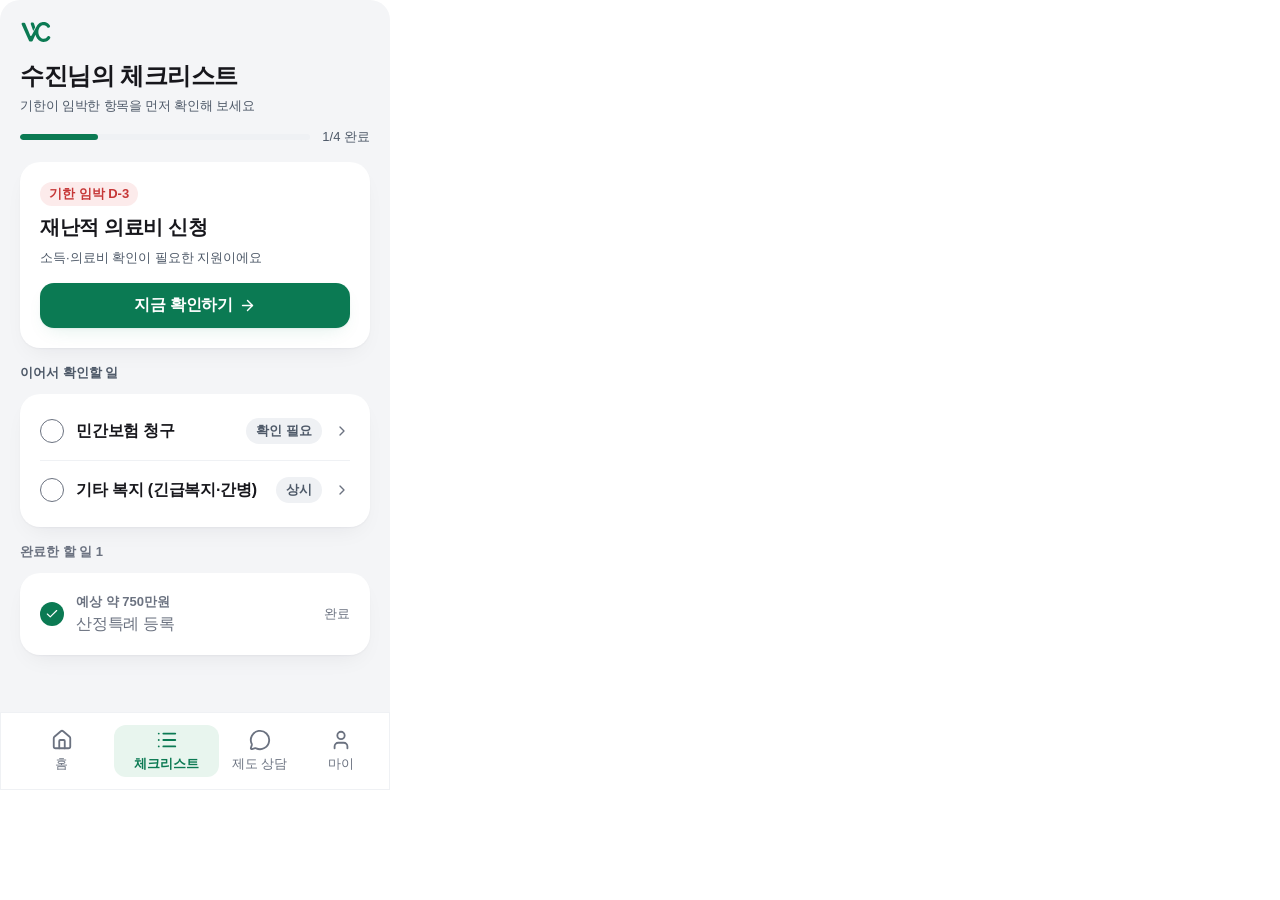
<file: screens/19.html>
<!doctype html><html lang="ko"><head><meta charset="utf-8"><meta name="viewport" content="width=device-width,initial-scale=1"><title>WeCover prototype screen</title><style>*{box-sizing:border-box;margin:0}body{font-family:Arial,"Malgun Gothic",sans-serif;background:white;color:#17171c;width:390px}body>div{min-height:790px;height:790px}.t{white-space:pre-wrap}</style></head><body><div class="f" data-name="V2 체크리스트 / 기한 임박" style="width:390px;max-width:100%;flex-shrink:0;display:flex;flex-direction:column;align-items:stretch;background:#F4F5F7;border-radius:20px;box-sizing:border-box"><div class="f" data-name="Brand Bar" style="align-self:stretch;display:flex;flex-direction:row;align-items:center;padding:20px 20px 8px 20px;box-sizing:border-box"><span data-name="WC 로고" style="width:32px;max-width:100%;flex-shrink:0;height:24px;display:inline-flex;width:32px;height:24px;flex-shrink:0"><svg width="100%" height="100%" viewBox="0 0 593 448" fill="none" xmlns="http://www.w3.org/2000/svg"><path d="M541 82l-18-17-16-11-17-8-26-7-7 0-1-1-35 0-1 1-12 1-21 6-24 12-26 20-17 19-43 76-62 118-6 5-11 1-6-3-5-7-9-24-3-5-26-65-3-5-14-36-3-5-2-7-3-5-9-24-22-51-6-6-9-4-32 0-9 4-6 6-4 10 0 6 2 7 4 7 8 20 5 9 0 2 21 45 16 38 5 9 16 38 5 9 16 38 5 9 16 38 5 9 16 37 6 6 8 4 38 0 8-4 6-6 53-116 2 2 0 3 8 23 9 19 13 21 10 13 20 20 24 17 19 9 17 5 11 1 1 1 32 0 1-1 12-1 24-7 21-10 23-16 16-16 14-21 1-14-6-11-13-9-10-5-11 0-7 3-6 6-11 15-15 13-15 8-12 4-10 1-1 1-24-1-16-5-14-8-9-7-11-11-13-18-7-14-8-23-3-15 0-6-1-1 0-34 1-1 0-7 8-31 8-18 8-13 20-21 18-11 12-4 10-1 1-1 19 0 19 4 10 4 14 9 12 12 8 12 5 4 7 3 13-1 16-11 5-5 4-9-1-13-9-15z m-324-36l-6 2-6 4-4 5-3 6 0 12 47 129 37-68-23-70 0-3-5-9-5-4-9-4z" fill="#0B7A53" fill-rule="nonzero"/></svg></span></div><div class="f" data-name="Header" style="align-self:stretch;display:flex;flex-direction:column;gap:4px;align-items:stretch;padding:8px 20px 12px 20px;box-sizing:border-box"><div class="t" data-name="Title" style="color:#17171C;font-size:24px;font-weight:700;font-family:'Pretendard',Pretendard,-apple-system,sans-serif;letter-spacing:-0.5px">수진님의 체크리스트</div><div class="t" data-name="Sub" style="align-self:stretch;color:#4E5968;font-size:13px;font-weight:400;font-family:'Pretendard',Pretendard,-apple-system,sans-serif;line-height:1.55;letter-spacing:-0.2px">기한이 임박한 항목을 먼저 확인해 보세요</div></div><div class="f" data-name="Content" style="align-self:stretch;flex:1 1 0;min-height:0;display:flex;flex-direction:column;gap:16px;align-items:stretch;padding:0px 20px 16px 20px;box-sizing:border-box"><div class="f" data-name="Progress Row" style="align-self:stretch;display:flex;flex-direction:row;gap:12px;align-items:center;box-sizing:border-box"><div class="f" data-name="Track" style="flex:1 1 0;min-width:0;height:6px;flex-shrink:0;display:flex;flex-direction:row;align-items:flex-start;background:#EFF1F4;border-radius:999px;overflow:hidden;box-sizing:border-box"><div data-name="Fill" style="width:78px;max-width:100%;flex-shrink:0;height:6px;background:#0B7A53;border-radius:999px"></div></div><div class="t" data-name="L" style="color:#4E5968;font-size:13px;font-weight:500;font-family:'Pretendard',Pretendard,-apple-system,sans-serif">1/4 완료</div></div><div class="f" data-name="Spotlight Card" style="align-self:stretch;display:flex;flex-direction:column;gap:16px;align-items:stretch;padding:20px;background:#FFFFFF;border-radius:20px;box-shadow:0px 1px 2px 0px #0F172A0A, 0px 10px 24px -10px #0F172A14;box-sizing:border-box"><div class="f" data-name="Main Row" style="align-self:stretch;display:flex;flex-direction:row;gap:12px;align-items:center;box-sizing:border-box"><div class="f" data-name="Text Col" style="flex:1 1 0;min-width:0;display:flex;flex-direction:column;gap:8px;align-items:stretch;box-sizing:border-box"><div class="f" data-name="Pill Row" style="display:flex;flex-direction:row;gap:6px;align-items:center;box-sizing:border-box"><div class="f" data-name="Pill" style="display:flex;flex-direction:row;align-items:center;padding:3px 9px;background:#FCEBEB;border-radius:999px;box-sizing:border-box"><div class="t" data-name="T" style="color:#C63737;font-size:13px;font-weight:700;font-family:'Pretendard',Pretendard,-apple-system,sans-serif">기한 임박 D-3</div></div></div><div class="t" data-name="Title" style="color:#17171C;font-size:20px;font-weight:700;font-family:'Pretendard',Pretendard,-apple-system,sans-serif;letter-spacing:-0.4px">재난적 의료비 신청</div><div class="t" data-name="Meta" style="color:#4E5968;font-size:13px;font-weight:500;font-family:'Pretendard',Pretendard,-apple-system,sans-serif">소득·의료비 확인이 필요한 지원이에요</div></div></div><div class="f" data-name="CTA" style="align-self:stretch;display:flex;flex-direction:row;gap:6px;justify-content:center;align-items:center;padding:12px 0px;background:#0B7A53;border-radius:14px;box-shadow:0px 1px 2px 0px #0A6E4C14, 0px 8px 20px -8px #0E8A5F24;box-sizing:border-box"><div class="t" data-name="L" style="color:#FFFFFF;font-size:16px;font-weight:700;font-family:'Pretendard',Pretendard,-apple-system,sans-serif;letter-spacing:-0.2px">지금 확인하기</div><span class="ic" data-icon="arrow-right" data-name="A" style="width:17px;max-width:100%;flex-shrink:0;height:17px;display:inline-flex;width:17px;height:17px;color:#FFFFFF;flex-shrink:0">
<svg
  class="lucide lucide-arrow-right"
  xmlns="http://www.w3.org/2000/svg"
  width="100%"
  height="100%"
  viewBox="0 0 24 24"
  fill="none"
  stroke="currentColor"
  stroke-width="2"
  stroke-linecap="round"
  stroke-linejoin="round"
>
  <path d="M5 12h14" />
  <path d="m12 5 7 7-7 7" />
</svg>
</span></div></div><div class="f" data-name="Next Section" style="align-self:stretch;display:flex;flex-direction:column;gap:12px;align-items:stretch;box-sizing:border-box"><div class="t" data-name="Section Caption" style="color:#4E5968;font-size:13px;font-weight:600;font-family:'Pretendard',Pretendard,-apple-system,sans-serif">이어서 확인할 일</div><div class="f" data-name="List Card" style="align-self:stretch;display:flex;flex-direction:column;align-items:stretch;padding:8px 20px;background:#FFFFFF;border-radius:20px;box-shadow:0px 1px 2px 0px #0F172A0A, 0px 10px 24px -10px #0F172A14;box-sizing:border-box"><div class="f" data-name="Row/민간보험 청구" style="align-self:stretch;display:flex;flex-direction:row;gap:12px;align-items:center;padding:16px 0px;box-sizing:border-box"><div class="f" data-name="Check" style="width:24px;max-width:100%;flex-shrink:0;height:24px;display:flex;flex-direction:row;align-items:flex-start;background:#00000000;border-radius:999px;border:1.5px solid #6B7280;box-sizing:border-box;box-sizing:border-box"></div><div class="f" data-name="TC" style="flex:1 1 0;min-width:0;display:flex;flex-direction:column;gap:3px;align-items:stretch;box-sizing:border-box"><div class="t" data-name="Title" style="color:#17171C;font-size:16px;font-weight:600;font-family:'Pretendard',Pretendard,-apple-system,sans-serif;letter-spacing:-0.2px">민간보험 청구</div></div><div class="f" data-name="Pill" style="display:flex;flex-direction:row;align-items:center;padding:4px 10px;background:#EFF1F4;border-radius:999px;box-sizing:border-box"><div class="t" data-name="T" style="color:#4E5968;font-size:13px;font-weight:700;font-family:'Pretendard',Pretendard,-apple-system,sans-serif">확인 필요</div></div><span class="ic" data-icon="chevron-right" data-name="Chev" style="width:16px;max-width:100%;flex-shrink:0;height:16px;display:inline-flex;width:16px;height:16px;color:#6B7280;flex-shrink:0">
<svg
  class="lucide lucide-chevron-right"
  xmlns="http://www.w3.org/2000/svg"
  width="100%"
  height="100%"
  viewBox="0 0 24 24"
  fill="none"
  stroke="currentColor"
  stroke-width="2"
  stroke-linecap="round"
  stroke-linejoin="round"
>
  <path d="m9 18 6-6-6-6" />
</svg>
</span></div><div data-name="D" style="align-self:stretch;height:1px;flex-shrink:0;background:#EFF1F4"></div><div class="f" data-name="Row/기타 복지 (긴급복지·간병)" style="align-self:stretch;display:flex;flex-direction:row;gap:12px;align-items:center;padding:16px 0px;box-sizing:border-box"><div class="f" data-name="Check" style="width:24px;max-width:100%;flex-shrink:0;height:24px;display:flex;flex-direction:row;align-items:flex-start;background:#00000000;border-radius:999px;border:1.5px solid #6B7280;box-sizing:border-box;box-sizing:border-box"></div><div class="f" data-name="TC" style="flex:1 1 0;min-width:0;display:flex;flex-direction:column;gap:3px;align-items:stretch;box-sizing:border-box"><div class="t" data-name="Title" style="color:#17171C;font-size:16px;font-weight:600;font-family:'Pretendard',Pretendard,-apple-system,sans-serif;letter-spacing:-0.2px">기타 복지 (긴급복지·간병)</div></div><div class="f" data-name="Pill" style="display:flex;flex-direction:row;align-items:center;padding:4px 10px;background:#EFF1F4;border-radius:999px;box-sizing:border-box"><div class="t" data-name="T" style="color:#4E5968;font-size:13px;font-weight:700;font-family:'Pretendard',Pretendard,-apple-system,sans-serif">상시</div></div><span class="ic" data-icon="chevron-right" data-name="Chev" style="width:16px;max-width:100%;flex-shrink:0;height:16px;display:inline-flex;width:16px;height:16px;color:#6B7280;flex-shrink:0">
<svg
  class="lucide lucide-chevron-right"
  xmlns="http://www.w3.org/2000/svg"
  width="100%"
  height="100%"
  viewBox="0 0 24 24"
  fill="none"
  stroke="currentColor"
  stroke-width="2"
  stroke-linecap="round"
  stroke-linejoin="round"
>
  <path d="m9 18 6-6-6-6" />
</svg>
</span></div></div></div><div class="f" data-name="Done Section" style="align-self:stretch;display:flex;flex-direction:column;gap:12px;align-items:stretch;box-sizing:border-box"><div class="t" data-name="Caption" style="color:#6B7280;font-size:13px;font-weight:600;font-family:'Pretendard',Pretendard,-apple-system,sans-serif">완료한 할 일 1</div><div class="f" data-name="Done List" style="align-self:stretch;display:flex;flex-direction:column;align-items:stretch;padding:4px 20px;background:#FFFFFF;border-radius:20px;box-shadow:0px 1px 2px 0px #0F172A0A, 0px 10px 24px -10px #0F172A14;box-sizing:border-box"><div class="f" data-name="Row/산정특례 등록" style="align-self:stretch;display:flex;flex-direction:row;gap:12px;align-items:center;padding:16px 0px;box-sizing:border-box"><div class="f" data-name="Check" style="width:24px;max-width:100%;flex-shrink:0;height:24px;display:flex;flex-direction:row;justify-content:center;align-items:center;background:#0B7A53;border-radius:999px;box-sizing:border-box"><span class="ic" data-icon="check" data-name="C" style="width:14px;max-width:100%;flex-shrink:0;height:14px;display:inline-flex;width:14px;height:14px;color:#FFFFFF;flex-shrink:0">
<svg
  class="lucide lucide-check"
  xmlns="http://www.w3.org/2000/svg"
  width="100%"
  height="100%"
  viewBox="0 0 24 24"
  fill="none"
  stroke="currentColor"
  stroke-width="2"
  stroke-linecap="round"
  stroke-linejoin="round"
>
  <path d="M20 6 9 17l-5-5" />
</svg>
</span></div><div class="f" data-name="TC" style="flex:1 1 0;min-width:0;display:flex;flex-direction:column;gap:3px;align-items:stretch;box-sizing:border-box"><div class="t" data-name="Sub" style="color:#6B7280;font-size:13px;font-weight:600;font-family:'Pretendard',Pretendard,-apple-system,sans-serif">예상 약 750만원</div><div class="t" data-name="Title" style="color:#6B7280;font-size:16px;font-weight:400;font-family:'Pretendard',Pretendard,-apple-system,sans-serif;letter-spacing:-0.2px">산정특례 등록</div></div><div class="t" data-name="Done" style="color:#6B7280;font-size:13px;font-weight:500;font-family:'Pretendard',Pretendard,-apple-system,sans-serif">완료</div></div></div></div><div class="f" data-name="Spacer" style="align-self:stretch;flex:1 1 0;min-height:0;display:flex;flex-direction:row;align-items:flex-start;box-sizing:border-box"></div></div><div class="f" data-name="Bottom Tab Bar" style="align-self:stretch;display:flex;flex-direction:row;justify-content:space-around;align-items:center;padding:12px 8px;background:#FFFFFF;border:1px solid #EFF1F4;box-sizing:border-box;box-sizing:border-box"><div class="f" data-name="Tab/홈" style="flex:1 1 0;min-width:0;display:flex;flex-direction:column;gap:4px;align-items:center;padding:4px 12px;background:#00000000;border-radius:12px;box-sizing:border-box"><span class="ic" data-icon="house" data-name="Icon" style="width:22px;max-width:100%;flex-shrink:0;height:22px;display:inline-flex;width:22px;height:22px;color:#6B7280;flex-shrink:0">
<svg
  class="lucide lucide-house"
  xmlns="http://www.w3.org/2000/svg"
  width="100%"
  height="100%"
  viewBox="0 0 24 24"
  fill="none"
  stroke="currentColor"
  stroke-width="2"
  stroke-linecap="round"
  stroke-linejoin="round"
>
  <path d="M15 21v-8a1 1 0 0 0-1-1h-4a1 1 0 0 0-1 1v8" />
  <path d="M3 10a2 2 0 0 1 .709-1.528l7-6a2 2 0 0 1 2.582 0l7 6A2 2 0 0 1 21 10v9a2 2 0 0 1-2 2H5a2 2 0 0 1-2-2z" />
</svg>
</span><div class="t" data-name="Label" style="color:#6B7280;font-size:13px;font-weight:400;font-family:'Pretendard',Pretendard,-apple-system,sans-serif">홈</div></div><div class="f" data-name="Tab/체크리스트" style="flex:1 1 0;min-width:0;display:flex;flex-direction:column;gap:4px;align-items:center;padding:4px 12px;background:#E8F5EE;border-radius:12px;box-sizing:border-box"><span class="ic" data-icon="list" data-name="Icon" style="width:22px;max-width:100%;flex-shrink:0;height:22px;display:inline-flex;width:22px;height:22px;color:#0B7A53;flex-shrink:0">
<svg
  class="lucide lucide-list"
  xmlns="http://www.w3.org/2000/svg"
  width="100%"
  height="100%"
  viewBox="0 0 24 24"
  fill="none"
  stroke="currentColor"
  stroke-width="2"
  stroke-linecap="round"
  stroke-linejoin="round"
>
  <path d="M3 5h.01" />
  <path d="M3 12h.01" />
  <path d="M3 19h.01" />
  <path d="M8 5h13" />
  <path d="M8 12h13" />
  <path d="M8 19h13" />
</svg>
</span><div class="t" data-name="Label" style="color:#0B7A53;font-size:13px;font-weight:600;font-family:'Pretendard',Pretendard,-apple-system,sans-serif">체크리스트</div></div><div class="f" data-name="Tab/제도 상담" style="flex:1 1 0;min-width:0;display:flex;flex-direction:column;gap:4px;align-items:center;box-sizing:border-box"><span class="ic" data-icon="message-circle" data-name="Icon" style="width:22px;max-width:100%;flex-shrink:0;height:22px;display:inline-flex;width:22px;height:22px;color:#6B7280;flex-shrink:0">
<svg
  class="lucide lucide-message-circle"
  xmlns="http://www.w3.org/2000/svg"
  width="100%"
  height="100%"
  viewBox="0 0 24 24"
  fill="none"
  stroke="currentColor"
  stroke-width="2"
  stroke-linecap="round"
  stroke-linejoin="round"
>
  <path d="M2.992 16.342a2 2 0 0 1 .094 1.167l-1.065 3.29a1 1 0 0 0 1.236 1.168l3.413-.998a2 2 0 0 1 1.099.092 10 10 0 1 0-4.777-4.719" />
</svg>
</span><div class="t" data-name="Label" style="color:#6B7280;font-size:13px;font-weight:400;font-family:'Pretendard',Pretendard,-apple-system,sans-serif">제도 상담</div></div><div class="f" data-name="Tab/마이" style="flex:1 1 0;min-width:0;display:flex;flex-direction:column;gap:4px;align-items:center;box-sizing:border-box"><span class="ic" data-icon="user" data-name="Icon" style="width:22px;max-width:100%;flex-shrink:0;height:22px;display:inline-flex;width:22px;height:22px;color:#6B7280;flex-shrink:0">
<svg
  class="lucide lucide-user"
  xmlns="http://www.w3.org/2000/svg"
  width="100%"
  height="100%"
  viewBox="0 0 24 24"
  fill="none"
  stroke="currentColor"
  stroke-width="2"
  stroke-linecap="round"
  stroke-linejoin="round"
>
  <path d="M19 21v-2a4 4 0 0 0-4-4H9a4 4 0 0 0-4 4v2" />
  <circle cx="12" cy="7" r="4" />
</svg>
</span><div class="t" data-name="Label" style="color:#6B7280;font-size:13px;font-weight:400;font-family:'Pretendard',Pretendard,-apple-system,sans-serif">마이</div></div></div></div></body></html>
</file>
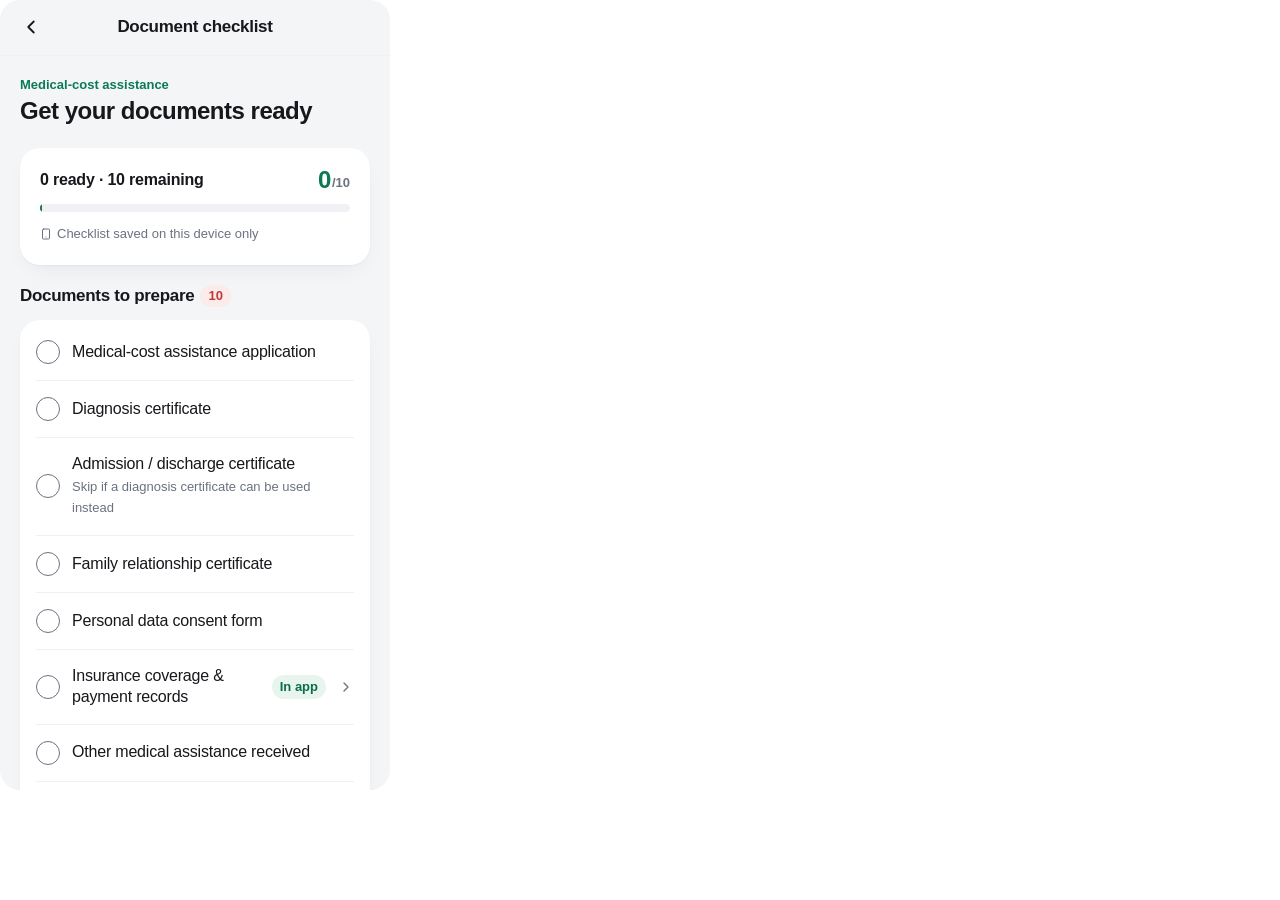
<file: screens/27-en.html>
<!doctype html><html lang="en"><head><meta charset="utf-8"><meta name="viewport" content="width=device-width,initial-scale=1"><title>WeCover prototype screen</title><style>*{box-sizing:border-box;margin:0}body{font-family:Arial,"Malgun Gothic",sans-serif;background:white;color:#17171c;width:390px}body>div{min-height:790px;height:790px}.t{white-space:pre-wrap}.t{line-height:1.35;overflow-wrap:break-word}[data-name="Pill"],[data-name="Badge"]{flex-shrink:0}[data-name="Bottom Tab Bar"] .t{white-space:nowrap}</style></head><body><div class="f" data-name="V2 서류 체크리스트 / 첫 진입 (0/10)" style="width:390px;max-width:100%;flex-shrink:0;display:flex;flex-direction:column;align-items:stretch;background:#F4F5F7;border-radius:20px;overflow:hidden;box-sizing:border-box"><div class="f" data-name="Header" style="align-self:stretch;display:flex;flex-direction:row;justify-content:space-between;align-items:center;padding:16px 20px;border-bottom:1px solid #EFF1F4;box-sizing:border-box"><span class="ic" data-icon="chevron-left" data-name="Back" style="width:22px;max-width:100%;flex-shrink:0;height:22px;display:inline-flex;width:22px;height:22px;color:#17171C;flex-shrink:0">
<svg
  class="lucide lucide-chevron-left"
  xmlns="http://www.w3.org/2000/svg"
  width="100%"
  height="100%"
  viewBox="0 0 24 24"
  fill="none"
  stroke="currentColor"
  stroke-width="2"
  stroke-linecap="round"
  stroke-linejoin="round"
>
  <path d="m15 18-6-6 6-6" />
</svg>
</span><div class="t" data-name="Title" style="color:#17171C;font-size:17px;font-weight:700;font-family:'Pretendard',Pretendard,-apple-system,sans-serif;letter-spacing:-0.3px">Document checklist</div><div class="f" data-name="Spacer" style="width:22px;max-width:100%;flex-shrink:0;height:22px;display:flex;flex-direction:row;align-items:flex-start;box-sizing:border-box"></div></div><div class="f" data-name="Content" style="align-self:stretch;display:flex;flex-direction:column;gap:20px;align-items:stretch;padding:20px 20px 32px 20px;box-sizing:border-box"><div class="f" data-name="Title Block" style="align-self:stretch;display:flex;flex-direction:column;gap:2px;align-items:stretch;box-sizing:border-box"><div class="t" data-name="Kicker" style="color:#0B7A53;font-size:13px;font-weight:700;font-family:'Pretendard',Pretendard,-apple-system,sans-serif">Medical-cost assistance</div><div class="t" data-name="Title" style="color:#17171C;font-size:24px;font-weight:700;font-family:'Pretendard',Pretendard,-apple-system,sans-serif;letter-spacing:-0.5px">Get your documents ready</div></div><div class="f" data-name="Progress Card" style="align-self:stretch;display:flex;flex-direction:column;gap:12px;align-items:stretch;padding:20px;background:#FFFFFF;border-radius:20px;box-shadow:0px 1px 2px 0px #0F172A0A, 0px 10px 24px -10px #0F172A14;box-sizing:border-box"><div class="f" data-name="Head" style="align-self:stretch;display:flex;flex-direction:row;justify-content:space-between;align-items:center;box-sizing:border-box"><div class="f" data-name="Left" style="flex:1 1 0;min-width:0;display:flex;flex-direction:column;gap:2px;align-items:stretch;box-sizing:border-box"><div class="t" data-name="Summary" style="color:#17171C;font-size:16px;font-weight:700;font-family:'Pretendard',Pretendard,-apple-system,sans-serif;letter-spacing:-0.2px">0 ready · 10 remaining</div></div><div class="f" data-name="Fraction" style="display:flex;flex-direction:row;gap:1px;align-items:flex-end;box-sizing:border-box"><div class="t" data-name="Now" style="color:#0B7A53;font-size:24px;font-weight:700;font-family:'Pretendard',Pretendard,-apple-system,sans-serif;line-height:1;letter-spacing:-0.5px">0</div><div class="t" data-name="Total" style="color:#6B7280;font-size:13px;font-weight:600;font-family:'Pretendard',Pretendard,-apple-system,sans-serif">/10</div></div></div><div class="f" data-name="Track" style="align-self:stretch;height:8px;flex-shrink:0;display:flex;flex-direction:row;align-items:flex-start;background:#EFF1F4;border-radius:999px;overflow:hidden;box-sizing:border-box"><div data-name="Fill" style="width:2px;max-width:100%;flex-shrink:0;height:8px;background:#0B7A53;border-radius:999px"></div></div><div class="f" data-name="Storage Note" style="display:flex;flex-direction:row;gap:5px;align-items:center;box-sizing:border-box"><span class="ic" data-icon="smartphone" data-name="I" style="width:12px;max-width:100%;flex-shrink:0;height:12px;display:inline-flex;width:12px;height:12px;color:#6B7280;flex-shrink:0">
<svg
  class="lucide lucide-smartphone"
  xmlns="http://www.w3.org/2000/svg"
  width="100%"
  height="100%"
  viewBox="0 0 24 24"
  fill="none"
  stroke="currentColor"
  stroke-width="2"
  stroke-linecap="round"
  stroke-linejoin="round"
>
  <rect width="14" height="20" x="5" y="2" rx="2" ry="2" />
  <path d="M12 18h.01" />
</svg>
</span><div class="t" data-name="T" style="color:#6B7280;font-size:13px;font-weight:400;font-family:'Pretendard',Pretendard,-apple-system,sans-serif;line-height:1.6">Checklist saved on this device only</div></div></div><div class="f" data-name="Pending Section" style="align-self:stretch;display:flex;flex-direction:column;gap:12px;align-items:stretch;box-sizing:border-box"><div class="f" data-name="Sec Head" style="display:flex;flex-direction:row;gap:6px;align-items:center;box-sizing:border-box"><div class="t" data-name="L" style="color:#17171C;font-size:17px;font-weight:700;font-family:'Pretendard',Pretendard,-apple-system,sans-serif;letter-spacing:-0.3px">Documents to prepare</div><div class="f" data-name="Count" style="display:flex;flex-direction:row;align-items:center;padding:2px 8px;background:#FCEBEB;border-radius:999px;box-sizing:border-box"><div class="t" data-name="T" style="color:#C63737;font-size:13px;font-weight:700;font-family:'Pretendard',Pretendard,-apple-system,sans-serif">10</div></div></div><div class="f" data-name="Pending List" style="align-self:stretch;display:flex;flex-direction:column;align-items:stretch;padding:4px 16px;background:#FFFFFF;border-radius:20px;box-shadow:0px 1px 2px 0px #0F172A0A, 0px 10px 24px -10px #0F172A14;box-sizing:border-box"><div class="f" data-name="Done/재난적의료비 지급신청서" style="align-self:stretch;display:flex;flex-direction:row;gap:12px;align-items:center;padding:16px 0px;box-sizing:border-box"><div class="f" data-name="Check" style="width:24px;max-width:100%;flex-shrink:0;height:24px;display:flex;flex-direction:row;justify-content:center;align-items:center;background:#00000000;border-radius:999px;border:1.5px solid #6B7280;box-sizing:border-box;box-sizing:border-box"><span class="ic" data-icon="check" data-name="C" style="width:14px;max-width:100%;flex-shrink:0;height:14px;display:inline-flex;width:14px;height:14px;color:#FFFFFF;flex-shrink:0">
<svg
  class="lucide lucide-check"
  xmlns="http://www.w3.org/2000/svg"
  width="100%"
  height="100%"
  viewBox="0 0 24 24"
  fill="none"
  stroke="currentColor"
  stroke-width="2"
  stroke-linecap="round"
  stroke-linejoin="round"
>
  <path d="M20 6 9 17l-5-5" />
</svg>
</span></div><div class="t" data-name="Name" style="flex:1 1 0;min-width:0;color:#17171C;font-size:16px;font-weight:400;font-family:'Pretendard',Pretendard,-apple-system,sans-serif;letter-spacing:-0.2px">Medical-cost assistance application</div></div><div data-name="D" style="align-self:stretch;height:1px;flex-shrink:0;background:#EFF1F4"></div><div class="f" data-name="Done/진단서" style="align-self:stretch;display:flex;flex-direction:row;gap:12px;align-items:center;padding:16px 0px;box-sizing:border-box"><div class="f" data-name="Check" style="width:24px;max-width:100%;flex-shrink:0;height:24px;display:flex;flex-direction:row;justify-content:center;align-items:center;background:#00000000;border-radius:999px;border:1.5px solid #6B7280;box-sizing:border-box;box-sizing:border-box"><span class="ic" data-icon="check" data-name="C" style="width:14px;max-width:100%;flex-shrink:0;height:14px;display:inline-flex;width:14px;height:14px;color:#FFFFFF;flex-shrink:0">
<svg
  class="lucide lucide-check"
  xmlns="http://www.w3.org/2000/svg"
  width="100%"
  height="100%"
  viewBox="0 0 24 24"
  fill="none"
  stroke="currentColor"
  stroke-width="2"
  stroke-linecap="round"
  stroke-linejoin="round"
>
  <path d="M20 6 9 17l-5-5" />
</svg>
</span></div><div class="t" data-name="Name" style="flex:1 1 0;min-width:0;color:#17171C;font-size:16px;font-weight:400;font-family:'Pretendard',Pretendard,-apple-system,sans-serif;letter-spacing:-0.2px">Diagnosis certificate</div></div><div data-name="D" style="align-self:stretch;height:1px;flex-shrink:0;background:#EFF1F4"></div><div class="f" data-name="Item/입(퇴)원확인서" style="align-self:stretch;display:flex;flex-direction:row;gap:12px;align-items:center;padding:16px 0px;box-sizing:border-box"><div class="f" data-name="Check" style="width:24px;max-width:100%;flex-shrink:0;height:24px;display:flex;flex-direction:row;align-items:flex-start;background:#00000000;border-radius:999px;border:1.5px solid #6B7280;box-sizing:border-box;box-sizing:border-box"></div><div class="f" data-name="TC" style="flex:1 1 0;min-width:0;display:flex;flex-direction:column;gap:3px;align-items:stretch;box-sizing:border-box"><div class="t" data-name="Name" style="align-self:stretch;color:#17171C;font-size:16px;font-weight:500;font-family:'Pretendard',Pretendard,-apple-system,sans-serif;line-height:1.3;letter-spacing:-0.2px">Admission / discharge certificate</div><div class="t" data-name="Sub" style="color:#6B7280;font-size:13px;font-weight:400;font-family:'Pretendard',Pretendard,-apple-system,sans-serif;line-height:1.6">Skip if a diagnosis certificate can be used instead</div></div></div><div data-name="D" style="align-self:stretch;height:1px;flex-shrink:0;background:#EFF1F4"></div><div class="f" data-name="Done/가족관계증명서" style="align-self:stretch;display:flex;flex-direction:row;gap:12px;align-items:center;padding:16px 0px;box-sizing:border-box"><div class="f" data-name="Check" style="width:24px;max-width:100%;flex-shrink:0;height:24px;display:flex;flex-direction:row;justify-content:center;align-items:center;background:#00000000;border-radius:999px;border:1.5px solid #6B7280;box-sizing:border-box;box-sizing:border-box"><span class="ic" data-icon="check" data-name="C" style="width:14px;max-width:100%;flex-shrink:0;height:14px;display:inline-flex;width:14px;height:14px;color:#FFFFFF;flex-shrink:0">
<svg
  class="lucide lucide-check"
  xmlns="http://www.w3.org/2000/svg"
  width="100%"
  height="100%"
  viewBox="0 0 24 24"
  fill="none"
  stroke="currentColor"
  stroke-width="2"
  stroke-linecap="round"
  stroke-linejoin="round"
>
  <path d="M20 6 9 17l-5-5" />
</svg>
</span></div><div class="t" data-name="Name" style="flex:1 1 0;min-width:0;color:#17171C;font-size:16px;font-weight:400;font-family:'Pretendard',Pretendard,-apple-system,sans-serif;letter-spacing:-0.2px">Family relationship certificate</div></div><div data-name="D" style="align-self:stretch;height:1px;flex-shrink:0;background:#EFF1F4"></div><div class="f" data-name="Done/개인정보 수집·이용 동의서" style="align-self:stretch;display:flex;flex-direction:row;gap:12px;align-items:center;padding:16px 0px;box-sizing:border-box"><div class="f" data-name="Check" style="width:24px;max-width:100%;flex-shrink:0;height:24px;display:flex;flex-direction:row;justify-content:center;align-items:center;background:#00000000;border-radius:999px;border:1.5px solid #6B7280;box-sizing:border-box;box-sizing:border-box"><span class="ic" data-icon="check" data-name="C" style="width:14px;max-width:100%;flex-shrink:0;height:14px;display:inline-flex;width:14px;height:14px;color:#FFFFFF;flex-shrink:0">
<svg
  class="lucide lucide-check"
  xmlns="http://www.w3.org/2000/svg"
  width="100%"
  height="100%"
  viewBox="0 0 24 24"
  fill="none"
  stroke="currentColor"
  stroke-width="2"
  stroke-linecap="round"
  stroke-linejoin="round"
>
  <path d="M20 6 9 17l-5-5" />
</svg>
</span></div><div class="t" data-name="Name" style="flex:1 1 0;min-width:0;color:#17171C;font-size:16px;font-weight:400;font-family:'Pretendard',Pretendard,-apple-system,sans-serif;letter-spacing:-0.2px">Personal data consent form</div></div><div data-name="D" style="align-self:stretch;height:1px;flex-shrink:0;background:#EFF1F4"></div><div class="f" data-name="Item/민간보험 가입·지급내역 확인서" style="align-self:stretch;display:flex;flex-direction:row;gap:12px;align-items:center;padding:16px 0px;box-sizing:border-box"><div class="f" data-name="Check" style="width:24px;max-width:100%;flex-shrink:0;height:24px;display:flex;flex-direction:row;align-items:flex-start;background:#00000000;border-radius:999px;border:1.5px solid #6B7280;box-sizing:border-box;box-sizing:border-box"></div><div class="f" data-name="TC" style="flex:1 1 0;min-width:0;display:flex;flex-direction:column;gap:3px;align-items:stretch;box-sizing:border-box"><div class="t" data-name="Name" style="align-self:stretch;color:#17171C;font-size:16px;font-weight:500;font-family:'Pretendard',Pretendard,-apple-system,sans-serif;line-height:1.3;letter-spacing:-0.2px">Insurance coverage &amp; payment records</div></div><div class="f" data-name="Badge" style="display:flex;flex-direction:row;align-items:center;padding:3px 8px;background:#E8F5EE;border-radius:999px;box-sizing:border-box"><div class="t" data-name="T" style="color:#0A6E4C;font-size:13px;font-weight:600;font-family:'Pretendard',Pretendard,-apple-system,sans-serif">In app</div></div><span class="ic" data-icon="chevron-right" data-name="Chev" style="width:16px;max-width:100%;flex-shrink:0;height:16px;display:inline-flex;width:16px;height:16px;color:#6B7280;flex-shrink:0">
<svg
  class="lucide lucide-chevron-right"
  xmlns="http://www.w3.org/2000/svg"
  width="100%"
  height="100%"
  viewBox="0 0 24 24"
  fill="none"
  stroke="currentColor"
  stroke-width="2"
  stroke-linecap="round"
  stroke-linejoin="round"
>
  <path d="m9 18 6-6-6-6" />
</svg>
</span></div><div data-name="D" style="align-self:stretch;height:1px;flex-shrink:0;background:#EFF1F4"></div><div class="f" data-name="Item/타 의료비 지원금 수령내역 신고서" style="align-self:stretch;display:flex;flex-direction:row;gap:12px;align-items:center;padding:16px 0px;box-sizing:border-box"><div class="f" data-name="Check" style="width:24px;max-width:100%;flex-shrink:0;height:24px;display:flex;flex-direction:row;align-items:flex-start;background:#00000000;border-radius:999px;border:1.5px solid #6B7280;box-sizing:border-box;box-sizing:border-box"></div><div class="f" data-name="TC" style="flex:1 1 0;min-width:0;display:flex;flex-direction:column;gap:3px;align-items:stretch;box-sizing:border-box"><div class="t" data-name="Name" style="align-self:stretch;color:#17171C;font-size:16px;font-weight:500;font-family:'Pretendard',Pretendard,-apple-system,sans-serif;line-height:1.3;letter-spacing:-0.2px">Other medical assistance received</div></div></div><div data-name="D" style="align-self:stretch;height:1px;flex-shrink:0;background:#EFF1F4"></div><div class="f" data-name="Item/진료비 계산서·영수증 원본" style="align-self:stretch;display:flex;flex-direction:row;gap:12px;align-items:center;padding:16px 0px;box-sizing:border-box"><div class="f" data-name="Check" style="width:24px;max-width:100%;flex-shrink:0;height:24px;display:flex;flex-direction:row;align-items:flex-start;background:#00000000;border-radius:999px;border:1.5px solid #6B7280;box-sizing:border-box;box-sizing:border-box"></div><div class="f" data-name="TC" style="flex:1 1 0;min-width:0;display:flex;flex-direction:column;gap:3px;align-items:stretch;box-sizing:border-box"><div class="t" data-name="Name" style="align-self:stretch;color:#17171C;font-size:16px;font-weight:500;font-family:'Pretendard',Pretendard,-apple-system,sans-serif;line-height:1.3;letter-spacing:-0.2px">Original medical bills &amp; receipts</div></div></div><div data-name="D" style="align-self:stretch;height:1px;flex-shrink:0;background:#EFF1F4"></div><div class="f" data-name="Item/진료비 세부내역서 (비급여 포함)" style="align-self:stretch;display:flex;flex-direction:row;gap:12px;align-items:center;padding:16px 0px;box-sizing:border-box"><div class="f" data-name="Check" style="width:24px;max-width:100%;flex-shrink:0;height:24px;display:flex;flex-direction:row;align-items:flex-start;background:#00000000;border-radius:999px;border:1.5px solid #6B7280;box-sizing:border-box;box-sizing:border-box"></div><div class="f" data-name="TC" style="flex:1 1 0;min-width:0;display:flex;flex-direction:column;gap:3px;align-items:stretch;box-sizing:border-box"><div class="t" data-name="Name" style="align-self:stretch;color:#17171C;font-size:16px;font-weight:500;font-family:'Pretendard',Pretendard,-apple-system,sans-serif;line-height:1.3;letter-spacing:-0.2px">Itemized bill (incl. non-covered care)</div></div></div><div data-name="D" style="align-self:stretch;height:1px;flex-shrink:0;background:#EFF1F4"></div><div class="f" data-name="Item/환자 본인 계좌 통장사본" style="align-self:stretch;display:flex;flex-direction:row;gap:12px;align-items:center;padding:16px 0px;box-sizing:border-box"><div class="f" data-name="Check" style="width:24px;max-width:100%;flex-shrink:0;height:24px;display:flex;flex-direction:row;align-items:flex-start;background:#00000000;border-radius:999px;border:1.5px solid #6B7280;box-sizing:border-box;box-sizing:border-box"></div><div class="f" data-name="TC" style="flex:1 1 0;min-width:0;display:flex;flex-direction:column;gap:3px;align-items:stretch;box-sizing:border-box"><div class="t" data-name="Name" style="align-self:stretch;color:#17171C;font-size:16px;font-weight:500;font-family:'Pretendard',Pretendard,-apple-system,sans-serif;line-height:1.3;letter-spacing:-0.2px">Patient’s bank account copy</div></div></div></div></div></div></div></body></html>
</file>
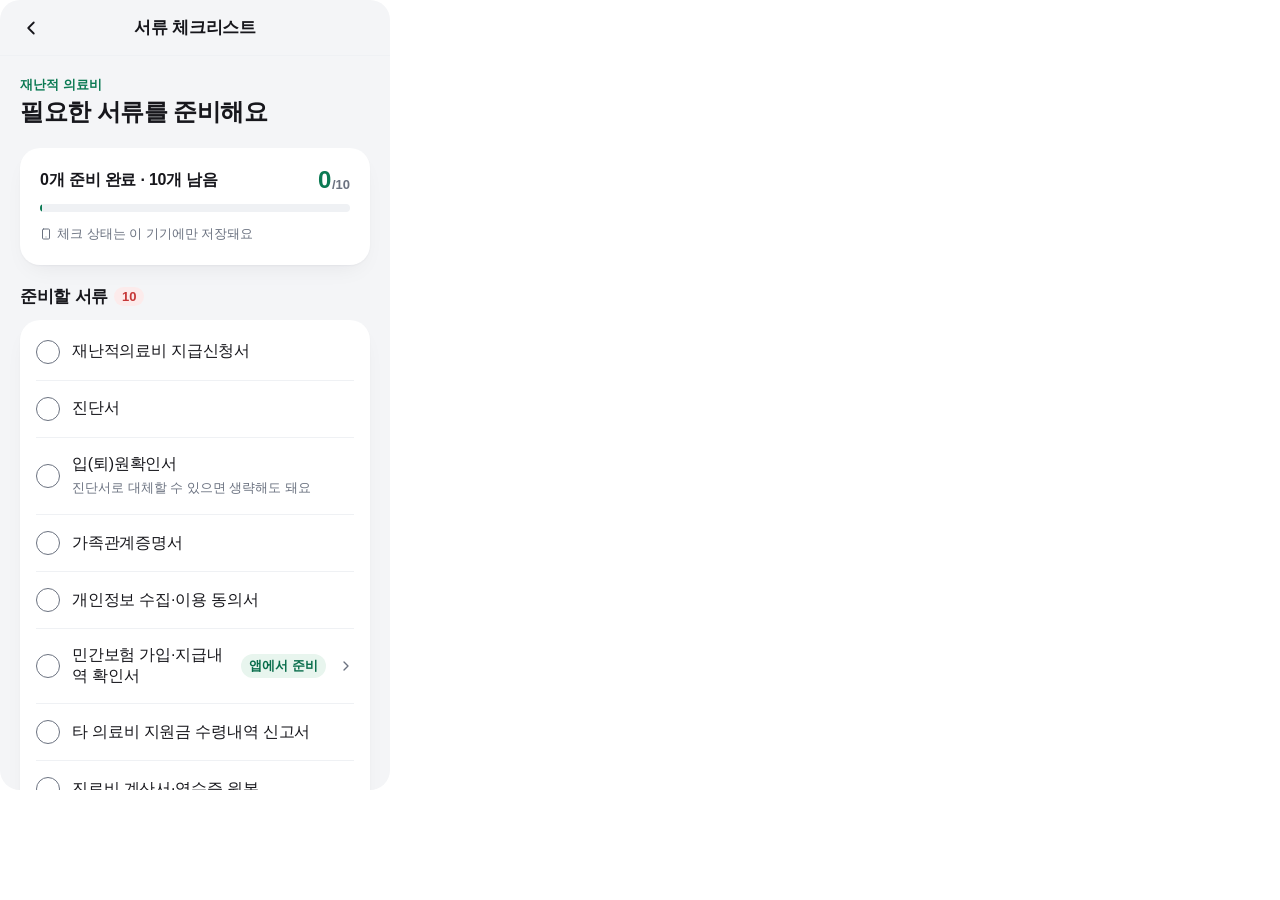
<file: screens/27.html>
<!doctype html><html lang="ko"><head><meta charset="utf-8"><meta name="viewport" content="width=device-width,initial-scale=1"><title>WeCover prototype screen</title><style>*{box-sizing:border-box;margin:0}body{font-family:Arial,"Malgun Gothic",sans-serif;background:white;color:#17171c;width:390px}body>div{min-height:790px;height:790px}.t{white-space:pre-wrap}</style></head><body><div class="f" data-name="V2 서류 체크리스트 / 첫 진입 (0/10)" style="width:390px;max-width:100%;flex-shrink:0;display:flex;flex-direction:column;align-items:stretch;background:#F4F5F7;border-radius:20px;overflow:hidden;box-sizing:border-box"><div class="f" data-name="Header" style="align-self:stretch;display:flex;flex-direction:row;justify-content:space-between;align-items:center;padding:16px 20px;border-bottom:1px solid #EFF1F4;box-sizing:border-box"><span class="ic" data-icon="chevron-left" data-name="Back" style="width:22px;max-width:100%;flex-shrink:0;height:22px;display:inline-flex;width:22px;height:22px;color:#17171C;flex-shrink:0">
<svg
  class="lucide lucide-chevron-left"
  xmlns="http://www.w3.org/2000/svg"
  width="100%"
  height="100%"
  viewBox="0 0 24 24"
  fill="none"
  stroke="currentColor"
  stroke-width="2"
  stroke-linecap="round"
  stroke-linejoin="round"
>
  <path d="m15 18-6-6 6-6" />
</svg>
</span><div class="t" data-name="Title" style="color:#17171C;font-size:17px;font-weight:700;font-family:'Pretendard',Pretendard,-apple-system,sans-serif;letter-spacing:-0.3px">서류 체크리스트</div><div class="f" data-name="Spacer" style="width:22px;max-width:100%;flex-shrink:0;height:22px;display:flex;flex-direction:row;align-items:flex-start;box-sizing:border-box"></div></div><div class="f" data-name="Content" style="align-self:stretch;display:flex;flex-direction:column;gap:20px;align-items:stretch;padding:20px 20px 32px 20px;box-sizing:border-box"><div class="f" data-name="Title Block" style="align-self:stretch;display:flex;flex-direction:column;gap:2px;align-items:stretch;box-sizing:border-box"><div class="t" data-name="Kicker" style="color:#0B7A53;font-size:13px;font-weight:700;font-family:'Pretendard',Pretendard,-apple-system,sans-serif">재난적 의료비</div><div class="t" data-name="Title" style="color:#17171C;font-size:24px;font-weight:700;font-family:'Pretendard',Pretendard,-apple-system,sans-serif;letter-spacing:-0.5px">필요한 서류를 준비해요</div></div><div class="f" data-name="Progress Card" style="align-self:stretch;display:flex;flex-direction:column;gap:12px;align-items:stretch;padding:20px;background:#FFFFFF;border-radius:20px;box-shadow:0px 1px 2px 0px #0F172A0A, 0px 10px 24px -10px #0F172A14;box-sizing:border-box"><div class="f" data-name="Head" style="align-self:stretch;display:flex;flex-direction:row;justify-content:space-between;align-items:center;box-sizing:border-box"><div class="f" data-name="Left" style="flex:1 1 0;min-width:0;display:flex;flex-direction:column;gap:2px;align-items:stretch;box-sizing:border-box"><div class="t" data-name="Summary" style="color:#17171C;font-size:16px;font-weight:700;font-family:'Pretendard',Pretendard,-apple-system,sans-serif;letter-spacing:-0.2px">0개 준비 완료 · 10개 남음</div></div><div class="f" data-name="Fraction" style="display:flex;flex-direction:row;gap:1px;align-items:flex-end;box-sizing:border-box"><div class="t" data-name="Now" style="color:#0B7A53;font-size:24px;font-weight:700;font-family:'Pretendard',Pretendard,-apple-system,sans-serif;line-height:1;letter-spacing:-0.5px">0</div><div class="t" data-name="Total" style="color:#6B7280;font-size:13px;font-weight:600;font-family:'Pretendard',Pretendard,-apple-system,sans-serif">/10</div></div></div><div class="f" data-name="Track" style="align-self:stretch;height:8px;flex-shrink:0;display:flex;flex-direction:row;align-items:flex-start;background:#EFF1F4;border-radius:999px;overflow:hidden;box-sizing:border-box"><div data-name="Fill" style="width:2px;max-width:100%;flex-shrink:0;height:8px;background:#0B7A53;border-radius:999px"></div></div><div class="f" data-name="Storage Note" style="display:flex;flex-direction:row;gap:5px;align-items:center;box-sizing:border-box"><span class="ic" data-icon="smartphone" data-name="I" style="width:12px;max-width:100%;flex-shrink:0;height:12px;display:inline-flex;width:12px;height:12px;color:#6B7280;flex-shrink:0">
<svg
  class="lucide lucide-smartphone"
  xmlns="http://www.w3.org/2000/svg"
  width="100%"
  height="100%"
  viewBox="0 0 24 24"
  fill="none"
  stroke="currentColor"
  stroke-width="2"
  stroke-linecap="round"
  stroke-linejoin="round"
>
  <rect width="14" height="20" x="5" y="2" rx="2" ry="2" />
  <path d="M12 18h.01" />
</svg>
</span><div class="t" data-name="T" style="color:#6B7280;font-size:13px;font-weight:400;font-family:'Pretendard',Pretendard,-apple-system,sans-serif;line-height:1.6">체크 상태는 이 기기에만 저장돼요</div></div></div><div class="f" data-name="Pending Section" style="align-self:stretch;display:flex;flex-direction:column;gap:12px;align-items:stretch;box-sizing:border-box"><div class="f" data-name="Sec Head" style="display:flex;flex-direction:row;gap:6px;align-items:center;box-sizing:border-box"><div class="t" data-name="L" style="color:#17171C;font-size:17px;font-weight:700;font-family:'Pretendard',Pretendard,-apple-system,sans-serif;letter-spacing:-0.3px">준비할 서류</div><div class="f" data-name="Count" style="display:flex;flex-direction:row;align-items:center;padding:2px 8px;background:#FCEBEB;border-radius:999px;box-sizing:border-box"><div class="t" data-name="T" style="color:#C63737;font-size:13px;font-weight:700;font-family:'Pretendard',Pretendard,-apple-system,sans-serif">10</div></div></div><div class="f" data-name="Pending List" style="align-self:stretch;display:flex;flex-direction:column;align-items:stretch;padding:4px 16px;background:#FFFFFF;border-radius:20px;box-shadow:0px 1px 2px 0px #0F172A0A, 0px 10px 24px -10px #0F172A14;box-sizing:border-box"><div class="f" data-name="Done/재난적의료비 지급신청서" style="align-self:stretch;display:flex;flex-direction:row;gap:12px;align-items:center;padding:16px 0px;box-sizing:border-box"><div class="f" data-name="Check" style="width:24px;max-width:100%;flex-shrink:0;height:24px;display:flex;flex-direction:row;justify-content:center;align-items:center;background:#00000000;border-radius:999px;border:1.5px solid #6B7280;box-sizing:border-box;box-sizing:border-box"><span class="ic" data-icon="check" data-name="C" style="width:14px;max-width:100%;flex-shrink:0;height:14px;display:inline-flex;width:14px;height:14px;color:#FFFFFF;flex-shrink:0">
<svg
  class="lucide lucide-check"
  xmlns="http://www.w3.org/2000/svg"
  width="100%"
  height="100%"
  viewBox="0 0 24 24"
  fill="none"
  stroke="currentColor"
  stroke-width="2"
  stroke-linecap="round"
  stroke-linejoin="round"
>
  <path d="M20 6 9 17l-5-5" />
</svg>
</span></div><div class="t" data-name="Name" style="flex:1 1 0;min-width:0;color:#17171C;font-size:16px;font-weight:400;font-family:'Pretendard',Pretendard,-apple-system,sans-serif;letter-spacing:-0.2px">재난적의료비 지급신청서</div></div><div data-name="D" style="align-self:stretch;height:1px;flex-shrink:0;background:#EFF1F4"></div><div class="f" data-name="Done/진단서" style="align-self:stretch;display:flex;flex-direction:row;gap:12px;align-items:center;padding:16px 0px;box-sizing:border-box"><div class="f" data-name="Check" style="width:24px;max-width:100%;flex-shrink:0;height:24px;display:flex;flex-direction:row;justify-content:center;align-items:center;background:#00000000;border-radius:999px;border:1.5px solid #6B7280;box-sizing:border-box;box-sizing:border-box"><span class="ic" data-icon="check" data-name="C" style="width:14px;max-width:100%;flex-shrink:0;height:14px;display:inline-flex;width:14px;height:14px;color:#FFFFFF;flex-shrink:0">
<svg
  class="lucide lucide-check"
  xmlns="http://www.w3.org/2000/svg"
  width="100%"
  height="100%"
  viewBox="0 0 24 24"
  fill="none"
  stroke="currentColor"
  stroke-width="2"
  stroke-linecap="round"
  stroke-linejoin="round"
>
  <path d="M20 6 9 17l-5-5" />
</svg>
</span></div><div class="t" data-name="Name" style="flex:1 1 0;min-width:0;color:#17171C;font-size:16px;font-weight:400;font-family:'Pretendard',Pretendard,-apple-system,sans-serif;letter-spacing:-0.2px">진단서</div></div><div data-name="D" style="align-self:stretch;height:1px;flex-shrink:0;background:#EFF1F4"></div><div class="f" data-name="Item/입(퇴)원확인서" style="align-self:stretch;display:flex;flex-direction:row;gap:12px;align-items:center;padding:16px 0px;box-sizing:border-box"><div class="f" data-name="Check" style="width:24px;max-width:100%;flex-shrink:0;height:24px;display:flex;flex-direction:row;align-items:flex-start;background:#00000000;border-radius:999px;border:1.5px solid #6B7280;box-sizing:border-box;box-sizing:border-box"></div><div class="f" data-name="TC" style="flex:1 1 0;min-width:0;display:flex;flex-direction:column;gap:3px;align-items:stretch;box-sizing:border-box"><div class="t" data-name="Name" style="align-self:stretch;color:#17171C;font-size:16px;font-weight:500;font-family:'Pretendard',Pretendard,-apple-system,sans-serif;line-height:1.3;letter-spacing:-0.2px">입(퇴)원확인서</div><div class="t" data-name="Sub" style="color:#6B7280;font-size:13px;font-weight:400;font-family:'Pretendard',Pretendard,-apple-system,sans-serif;line-height:1.6">진단서로 대체할 수 있으면 생략해도 돼요</div></div></div><div data-name="D" style="align-self:stretch;height:1px;flex-shrink:0;background:#EFF1F4"></div><div class="f" data-name="Done/가족관계증명서" style="align-self:stretch;display:flex;flex-direction:row;gap:12px;align-items:center;padding:16px 0px;box-sizing:border-box"><div class="f" data-name="Check" style="width:24px;max-width:100%;flex-shrink:0;height:24px;display:flex;flex-direction:row;justify-content:center;align-items:center;background:#00000000;border-radius:999px;border:1.5px solid #6B7280;box-sizing:border-box;box-sizing:border-box"><span class="ic" data-icon="check" data-name="C" style="width:14px;max-width:100%;flex-shrink:0;height:14px;display:inline-flex;width:14px;height:14px;color:#FFFFFF;flex-shrink:0">
<svg
  class="lucide lucide-check"
  xmlns="http://www.w3.org/2000/svg"
  width="100%"
  height="100%"
  viewBox="0 0 24 24"
  fill="none"
  stroke="currentColor"
  stroke-width="2"
  stroke-linecap="round"
  stroke-linejoin="round"
>
  <path d="M20 6 9 17l-5-5" />
</svg>
</span></div><div class="t" data-name="Name" style="flex:1 1 0;min-width:0;color:#17171C;font-size:16px;font-weight:400;font-family:'Pretendard',Pretendard,-apple-system,sans-serif;letter-spacing:-0.2px">가족관계증명서</div></div><div data-name="D" style="align-self:stretch;height:1px;flex-shrink:0;background:#EFF1F4"></div><div class="f" data-name="Done/개인정보 수집·이용 동의서" style="align-self:stretch;display:flex;flex-direction:row;gap:12px;align-items:center;padding:16px 0px;box-sizing:border-box"><div class="f" data-name="Check" style="width:24px;max-width:100%;flex-shrink:0;height:24px;display:flex;flex-direction:row;justify-content:center;align-items:center;background:#00000000;border-radius:999px;border:1.5px solid #6B7280;box-sizing:border-box;box-sizing:border-box"><span class="ic" data-icon="check" data-name="C" style="width:14px;max-width:100%;flex-shrink:0;height:14px;display:inline-flex;width:14px;height:14px;color:#FFFFFF;flex-shrink:0">
<svg
  class="lucide lucide-check"
  xmlns="http://www.w3.org/2000/svg"
  width="100%"
  height="100%"
  viewBox="0 0 24 24"
  fill="none"
  stroke="currentColor"
  stroke-width="2"
  stroke-linecap="round"
  stroke-linejoin="round"
>
  <path d="M20 6 9 17l-5-5" />
</svg>
</span></div><div class="t" data-name="Name" style="flex:1 1 0;min-width:0;color:#17171C;font-size:16px;font-weight:400;font-family:'Pretendard',Pretendard,-apple-system,sans-serif;letter-spacing:-0.2px">개인정보 수집·이용 동의서</div></div><div data-name="D" style="align-self:stretch;height:1px;flex-shrink:0;background:#EFF1F4"></div><div class="f" data-name="Item/민간보험 가입·지급내역 확인서" style="align-self:stretch;display:flex;flex-direction:row;gap:12px;align-items:center;padding:16px 0px;box-sizing:border-box"><div class="f" data-name="Check" style="width:24px;max-width:100%;flex-shrink:0;height:24px;display:flex;flex-direction:row;align-items:flex-start;background:#00000000;border-radius:999px;border:1.5px solid #6B7280;box-sizing:border-box;box-sizing:border-box"></div><div class="f" data-name="TC" style="flex:1 1 0;min-width:0;display:flex;flex-direction:column;gap:3px;align-items:stretch;box-sizing:border-box"><div class="t" data-name="Name" style="align-self:stretch;color:#17171C;font-size:16px;font-weight:500;font-family:'Pretendard',Pretendard,-apple-system,sans-serif;line-height:1.3;letter-spacing:-0.2px">민간보험 가입·지급내역 확인서</div></div><div class="f" data-name="Badge" style="display:flex;flex-direction:row;align-items:center;padding:3px 8px;background:#E8F5EE;border-radius:999px;box-sizing:border-box"><div class="t" data-name="T" style="color:#0A6E4C;font-size:13px;font-weight:600;font-family:'Pretendard',Pretendard,-apple-system,sans-serif">앱에서 준비</div></div><span class="ic" data-icon="chevron-right" data-name="Chev" style="width:16px;max-width:100%;flex-shrink:0;height:16px;display:inline-flex;width:16px;height:16px;color:#6B7280;flex-shrink:0">
<svg
  class="lucide lucide-chevron-right"
  xmlns="http://www.w3.org/2000/svg"
  width="100%"
  height="100%"
  viewBox="0 0 24 24"
  fill="none"
  stroke="currentColor"
  stroke-width="2"
  stroke-linecap="round"
  stroke-linejoin="round"
>
  <path d="m9 18 6-6-6-6" />
</svg>
</span></div><div data-name="D" style="align-self:stretch;height:1px;flex-shrink:0;background:#EFF1F4"></div><div class="f" data-name="Item/타 의료비 지원금 수령내역 신고서" style="align-self:stretch;display:flex;flex-direction:row;gap:12px;align-items:center;padding:16px 0px;box-sizing:border-box"><div class="f" data-name="Check" style="width:24px;max-width:100%;flex-shrink:0;height:24px;display:flex;flex-direction:row;align-items:flex-start;background:#00000000;border-radius:999px;border:1.5px solid #6B7280;box-sizing:border-box;box-sizing:border-box"></div><div class="f" data-name="TC" style="flex:1 1 0;min-width:0;display:flex;flex-direction:column;gap:3px;align-items:stretch;box-sizing:border-box"><div class="t" data-name="Name" style="align-self:stretch;color:#17171C;font-size:16px;font-weight:500;font-family:'Pretendard',Pretendard,-apple-system,sans-serif;line-height:1.3;letter-spacing:-0.2px">타 의료비 지원금 수령내역 신고서</div></div></div><div data-name="D" style="align-self:stretch;height:1px;flex-shrink:0;background:#EFF1F4"></div><div class="f" data-name="Item/진료비 계산서·영수증 원본" style="align-self:stretch;display:flex;flex-direction:row;gap:12px;align-items:center;padding:16px 0px;box-sizing:border-box"><div class="f" data-name="Check" style="width:24px;max-width:100%;flex-shrink:0;height:24px;display:flex;flex-direction:row;align-items:flex-start;background:#00000000;border-radius:999px;border:1.5px solid #6B7280;box-sizing:border-box;box-sizing:border-box"></div><div class="f" data-name="TC" style="flex:1 1 0;min-width:0;display:flex;flex-direction:column;gap:3px;align-items:stretch;box-sizing:border-box"><div class="t" data-name="Name" style="align-self:stretch;color:#17171C;font-size:16px;font-weight:500;font-family:'Pretendard',Pretendard,-apple-system,sans-serif;line-height:1.3;letter-spacing:-0.2px">진료비 계산서·영수증 원본</div></div></div><div data-name="D" style="align-self:stretch;height:1px;flex-shrink:0;background:#EFF1F4"></div><div class="f" data-name="Item/진료비 세부내역서 (비급여 포함)" style="align-self:stretch;display:flex;flex-direction:row;gap:12px;align-items:center;padding:16px 0px;box-sizing:border-box"><div class="f" data-name="Check" style="width:24px;max-width:100%;flex-shrink:0;height:24px;display:flex;flex-direction:row;align-items:flex-start;background:#00000000;border-radius:999px;border:1.5px solid #6B7280;box-sizing:border-box;box-sizing:border-box"></div><div class="f" data-name="TC" style="flex:1 1 0;min-width:0;display:flex;flex-direction:column;gap:3px;align-items:stretch;box-sizing:border-box"><div class="t" data-name="Name" style="align-self:stretch;color:#17171C;font-size:16px;font-weight:500;font-family:'Pretendard',Pretendard,-apple-system,sans-serif;line-height:1.3;letter-spacing:-0.2px">진료비 세부내역서 (비급여 포함)</div></div></div><div data-name="D" style="align-self:stretch;height:1px;flex-shrink:0;background:#EFF1F4"></div><div class="f" data-name="Item/환자 본인 계좌 통장사본" style="align-self:stretch;display:flex;flex-direction:row;gap:12px;align-items:center;padding:16px 0px;box-sizing:border-box"><div class="f" data-name="Check" style="width:24px;max-width:100%;flex-shrink:0;height:24px;display:flex;flex-direction:row;align-items:flex-start;background:#00000000;border-radius:999px;border:1.5px solid #6B7280;box-sizing:border-box;box-sizing:border-box"></div><div class="f" data-name="TC" style="flex:1 1 0;min-width:0;display:flex;flex-direction:column;gap:3px;align-items:stretch;box-sizing:border-box"><div class="t" data-name="Name" style="align-self:stretch;color:#17171C;font-size:16px;font-weight:500;font-family:'Pretendard',Pretendard,-apple-system,sans-serif;line-height:1.3;letter-spacing:-0.2px">환자 본인 계좌 통장사본</div></div></div></div></div></div></div></body></html>
</file>
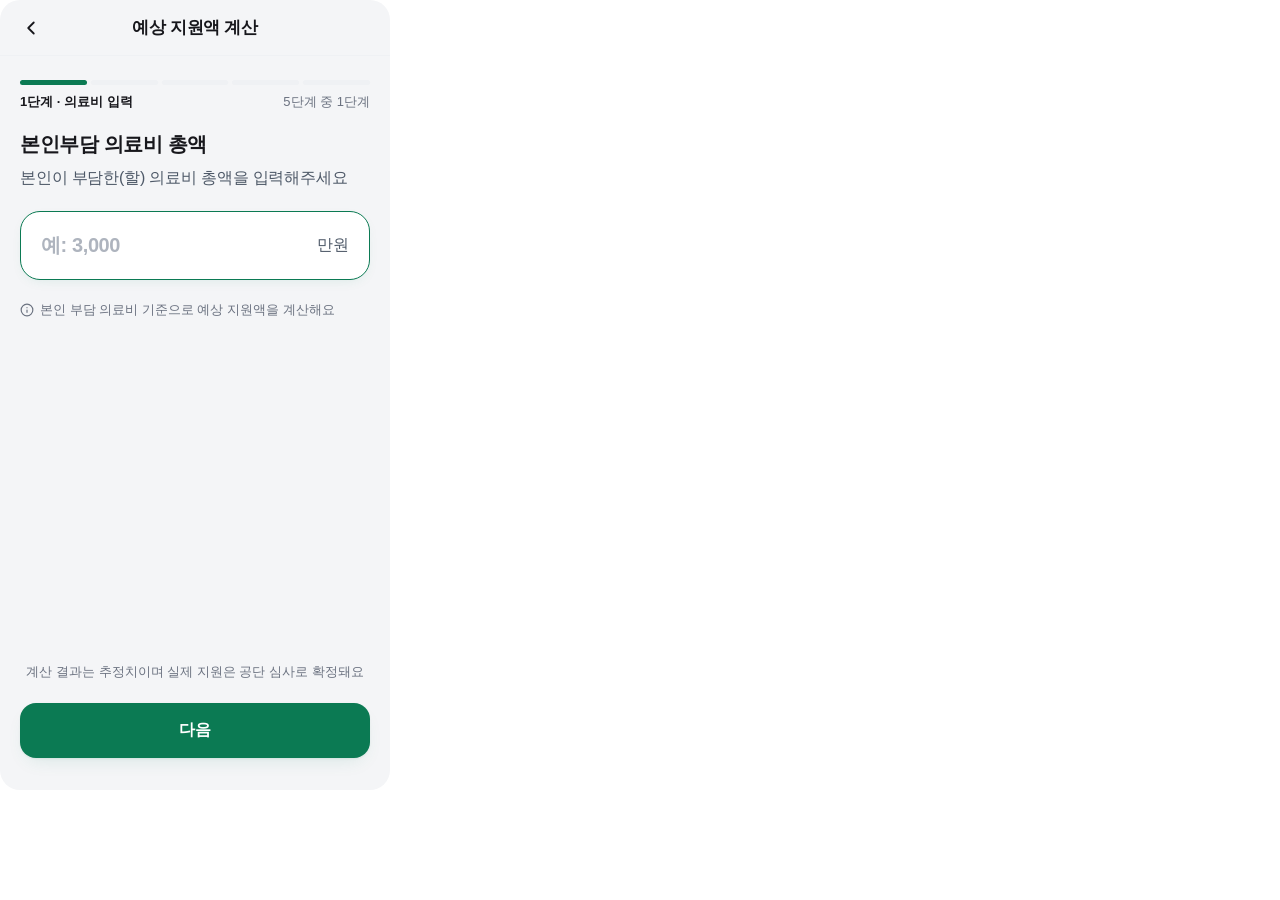
<file: screens/30.html>
<!doctype html><html lang="ko"><head><meta charset="utf-8"><meta name="viewport" content="width=device-width,initial-scale=1"><title>WeCover prototype screen</title><style>*{box-sizing:border-box;margin:0}body{font-family:Arial,"Malgun Gothic",sans-serif;background:white;color:#17171c;width:390px}body>div{min-height:790px;height:790px}.t{white-space:pre-wrap}</style></head><body><div class="f" data-name="V2 계산기 / 의료비 입력 (1단계)" style="width:390px;max-width:100%;flex-shrink:0;display:flex;flex-direction:column;align-items:stretch;background:#F4F5F7;border-radius:20px;box-sizing:border-box"><div class="f" data-name="Header" style="align-self:stretch;display:flex;flex-direction:row;justify-content:space-between;align-items:center;padding:16px 20px;border-bottom:1px solid #EFF1F4;box-sizing:border-box"><span class="ic" data-icon="chevron-left" data-name="Back" style="width:22px;max-width:100%;flex-shrink:0;height:22px;display:inline-flex;width:22px;height:22px;color:#17171C;flex-shrink:0">
<svg
  class="lucide lucide-chevron-left"
  xmlns="http://www.w3.org/2000/svg"
  width="100%"
  height="100%"
  viewBox="0 0 24 24"
  fill="none"
  stroke="currentColor"
  stroke-width="2"
  stroke-linecap="round"
  stroke-linejoin="round"
>
  <path d="m15 18-6-6 6-6" />
</svg>
</span><div class="t" data-name="Title" style="color:#17171C;font-size:17px;font-weight:700;font-family:'Pretendard',Pretendard,-apple-system,sans-serif;letter-spacing:-0.3px">예상 지원액 계산</div><div class="f" data-name="Spacer" style="width:22px;max-width:100%;flex-shrink:0;height:22px;display:flex;flex-direction:row;align-items:flex-start;box-sizing:border-box"></div></div><div class="f" data-name="Content" style="align-self:stretch;flex:1 1 0;min-height:0;display:flex;flex-direction:column;gap:20px;align-items:stretch;padding:24px 20px 32px 20px;box-sizing:border-box"><div class="f" data-name="Step Indicator" style="align-self:stretch;display:flex;flex-direction:column;gap:8px;align-items:stretch;box-sizing:border-box"><div class="f" data-name="Segments" style="align-self:stretch;display:flex;flex-direction:row;gap:4px;align-items:flex-start;box-sizing:border-box"><div data-name="Seg0" style="flex:1 1 0;min-width:0;height:5px;flex-shrink:0;background:#0B7A53;border-radius:999px"></div><div data-name="Seg1" style="flex:1 1 0;min-width:0;height:5px;flex-shrink:0;background:#EFF1F4;border-radius:999px"></div><div data-name="Seg2" style="flex:1 1 0;min-width:0;height:5px;flex-shrink:0;background:#EFF1F4;border-radius:999px"></div><div data-name="Seg3" style="flex:1 1 0;min-width:0;height:5px;flex-shrink:0;background:#EFF1F4;border-radius:999px"></div><div data-name="Seg4" style="flex:1 1 0;min-width:0;height:5px;flex-shrink:0;background:#EFF1F4;border-radius:999px"></div></div><div class="f" data-name="Label Row" style="align-self:stretch;display:flex;flex-direction:row;justify-content:space-between;align-items:center;box-sizing:border-box"><div class="t" data-name="Current" style="color:#17171C;font-size:13px;font-weight:700;font-family:'Pretendard',Pretendard,-apple-system,sans-serif">1단계 · 의료비 입력</div><div class="t" data-name="Count" style="color:#6B7280;font-size:13px;font-weight:500;font-family:'Pretendard',Pretendard,-apple-system,sans-serif">5단계 중 1단계</div></div></div><div class="f" data-name="Title Block" style="align-self:stretch;display:flex;flex-direction:column;gap:8px;align-items:stretch;box-sizing:border-box"><div class="t" data-name="Heading" style="color:#17171C;font-size:20px;font-weight:700;font-family:'Pretendard',Pretendard,-apple-system,sans-serif;letter-spacing:-0.4px">본인부담 의료비 총액</div><div class="t" data-name="Body" style="align-self:stretch;color:#4E5968;font-size:16px;font-weight:400;font-family:'Pretendard',Pretendard,-apple-system,sans-serif;line-height:1.55;letter-spacing:-0.2px">본인이 부담한(할) 의료비 총액을 입력해주세요</div></div><div class="f" data-name="Amount Input" style="align-self:stretch;display:flex;flex-direction:row;justify-content:space-between;align-items:center;padding:20px;background:#FFFFFF;border-radius:20px;border:1.5px solid #0B7A53;box-sizing:border-box;box-shadow:0px 4px 14px -6px #0E8A5F26;box-sizing:border-box"><div class="t" data-name="Value" style="color:#AEB4BE;font-size:20px;font-weight:600;font-family:'Pretendard',Pretendard,-apple-system,sans-serif;letter-spacing:-0.4px">예: 3,000</div><div class="t" data-name="Unit" style="color:#4E5968;font-size:16px;font-weight:500;font-family:'Pretendard',Pretendard,-apple-system,sans-serif;letter-spacing:-0.2px">만원</div></div><div class="f" data-name="Why Line" style="align-self:stretch;display:flex;flex-direction:row;gap:6px;align-items:center;box-sizing:border-box"><span class="ic" data-icon="info" data-name="I" style="width:14px;max-width:100%;flex-shrink:0;height:14px;display:inline-flex;width:14px;height:14px;color:#6B7280;flex-shrink:0">
<svg
  class="lucide lucide-info"
  xmlns="http://www.w3.org/2000/svg"
  width="100%"
  height="100%"
  viewBox="0 0 24 24"
  fill="none"
  stroke="currentColor"
  stroke-width="2"
  stroke-linecap="round"
  stroke-linejoin="round"
>
  <circle cx="12" cy="12" r="10" />
  <path d="M12 16v-4" />
  <path d="M12 8h.01" />
</svg>
</span><div class="t" data-name="T" style="flex:1 1 0;min-width:0;color:#6B7280;font-size:13px;font-weight:500;font-family:'Pretendard',Pretendard,-apple-system,sans-serif;line-height:1.6">본인 부담 의료비 기준으로 예상 지원액을 계산해요</div></div><div class="f" data-name="Spacer" style="align-self:stretch;flex:1 1 0;min-height:0;display:flex;flex-direction:row;align-items:flex-start;box-sizing:border-box"></div><div class="t" data-name="Disclaimer" style="align-self:stretch;color:#6B7280;font-size:13px;font-weight:400;font-family:'Pretendard',Pretendard,-apple-system,sans-serif;line-height:1.6;text-align:center">계산 결과는 추정치이며 실제 지원은 공단 심사로 확정돼요</div><div class="f" data-name="CTA" style="align-self:stretch;display:flex;flex-direction:row;justify-content:center;align-items:center;padding:17px 20px;background:#0B7A53;border-radius:16px;box-shadow:0px 1px 2px 0px #0A6E4C14, 0px 8px 20px -8px #0E8A5F24;box-sizing:border-box"><div class="t" data-name="L" style="color:#FFFFFF;font-size:16px;font-weight:700;font-family:'Pretendard',Pretendard,-apple-system,sans-serif;letter-spacing:-0.2px">다음</div></div></div></div></body></html>
</file>
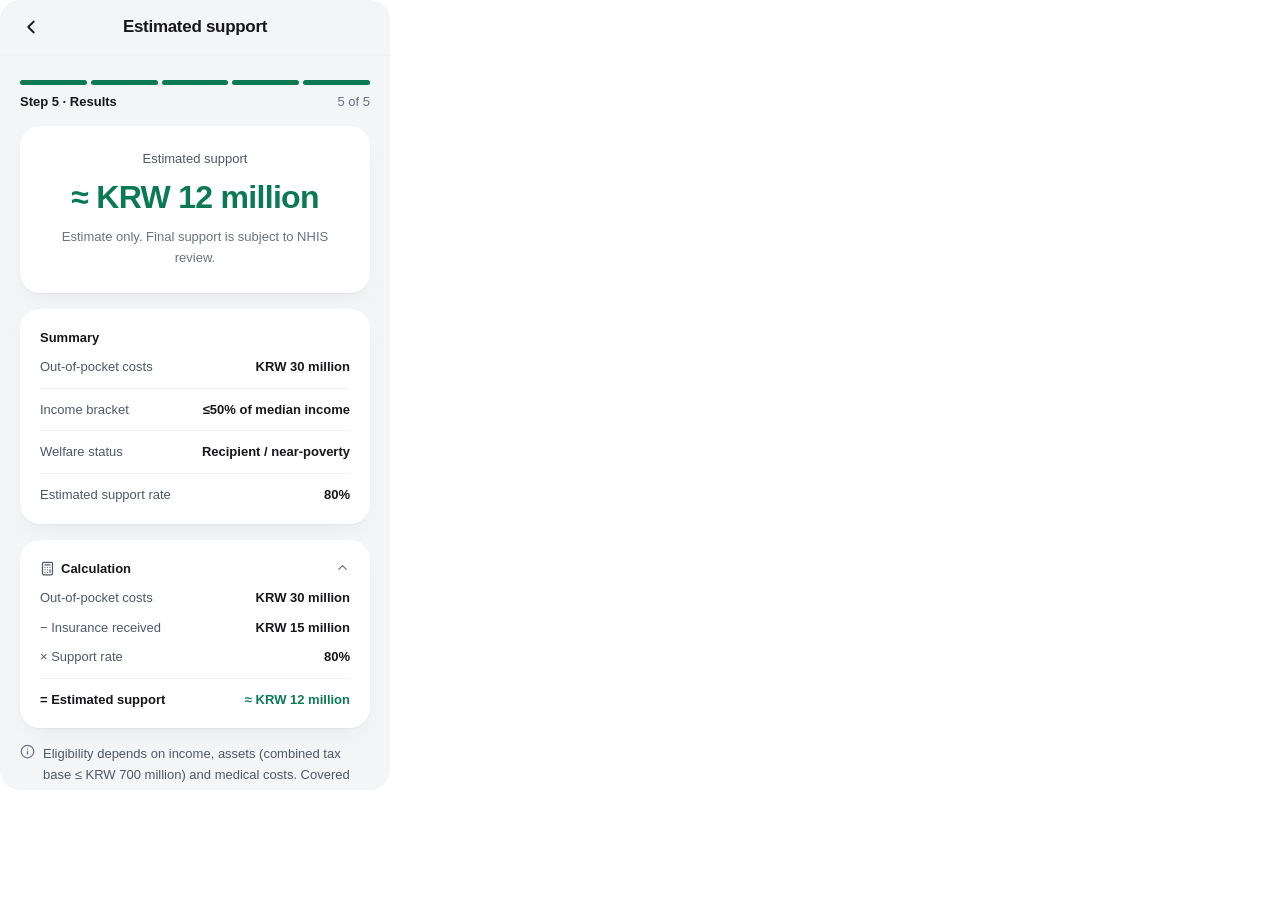
<file: screens/39-en.html>
<!doctype html><html lang="en"><head><meta charset="utf-8"><meta name="viewport" content="width=device-width,initial-scale=1"><title>WeCover prototype screen</title><style>*{box-sizing:border-box;margin:0}body{font-family:Arial,"Malgun Gothic",sans-serif;background:white;color:#17171c;width:390px}body>div{min-height:790px;height:790px}.t{white-space:pre-wrap}.t{line-height:1.35;overflow-wrap:break-word}[data-name="Pill"],[data-name="Badge"]{flex-shrink:0}[data-name="Bottom Tab Bar"] .t{white-space:nowrap}</style></head><body><div class="f" data-name="V2 계산기 / 결과 - 기본 (5단계)" style="width:390px;max-width:100%;flex-shrink:0;display:flex;flex-direction:column;align-items:stretch;background:#F4F5F7;border-radius:20px;overflow:hidden;box-sizing:border-box"><div class="f" data-name="Header" style="align-self:stretch;display:flex;flex-direction:row;justify-content:space-between;align-items:center;padding:16px 20px;border-bottom:1px solid #EFF1F4;box-sizing:border-box"><span class="ic" data-icon="chevron-left" data-name="Back" style="width:22px;max-width:100%;flex-shrink:0;height:22px;display:inline-flex;width:22px;height:22px;color:#17171C;flex-shrink:0">
<svg
  class="lucide lucide-chevron-left"
  xmlns="http://www.w3.org/2000/svg"
  width="100%"
  height="100%"
  viewBox="0 0 24 24"
  fill="none"
  stroke="currentColor"
  stroke-width="2"
  stroke-linecap="round"
  stroke-linejoin="round"
>
  <path d="m15 18-6-6 6-6" />
</svg>
</span><div class="t" data-name="Title" style="color:#17171C;font-size:17px;font-weight:700;font-family:'Pretendard',Pretendard,-apple-system,sans-serif;letter-spacing:-0.3px">Estimated support</div><div class="f" data-name="Spacer" style="width:22px;max-width:100%;flex-shrink:0;height:22px;display:flex;flex-direction:row;align-items:flex-start;box-sizing:border-box"></div></div><div class="f" data-name="Content" style="align-self:stretch;display:flex;flex-direction:column;gap:16px;align-items:stretch;padding:24px 20px 32px 20px;box-sizing:border-box"><div class="f" data-name="Step Indicator" style="align-self:stretch;display:flex;flex-direction:column;gap:8px;align-items:stretch;box-sizing:border-box"><div class="f" data-name="Segments" style="align-self:stretch;display:flex;flex-direction:row;gap:4px;align-items:flex-start;box-sizing:border-box"><div data-name="Seg0" style="flex:1 1 0;min-width:0;height:5px;flex-shrink:0;background:#0B7A53;border-radius:999px"></div><div data-name="Seg1" style="flex:1 1 0;min-width:0;height:5px;flex-shrink:0;background:#0B7A53;border-radius:999px"></div><div data-name="Seg2" style="flex:1 1 0;min-width:0;height:5px;flex-shrink:0;background:#0B7A53;border-radius:999px"></div><div data-name="Seg3" style="flex:1 1 0;min-width:0;height:5px;flex-shrink:0;background:#0B7A53;border-radius:999px"></div><div data-name="Seg4" style="flex:1 1 0;min-width:0;height:5px;flex-shrink:0;background:#0B7A53;border-radius:999px"></div></div><div class="f" data-name="Label Row" style="align-self:stretch;display:flex;flex-direction:row;justify-content:space-between;align-items:center;box-sizing:border-box"><div class="t" data-name="Current" style="color:#17171C;font-size:13px;font-weight:700;font-family:'Pretendard',Pretendard,-apple-system,sans-serif">Step 5 · Results</div><div class="t" data-name="Count" style="color:#6B7280;font-size:13px;font-weight:500;font-family:'Pretendard',Pretendard,-apple-system,sans-serif">5 of 5</div></div></div><div class="f" data-name="Result Card" style="align-self:stretch;display:flex;flex-direction:column;gap:8px;align-items:center;padding:24px;background:#FFFFFF;border-radius:20px;box-shadow:0px 1px 2px 0px #0F172A0A, 0px 10px 24px -10px #0F172A14;box-sizing:border-box"><div class="t" data-name="Eyebrow" style="color:#4E5968;font-size:13px;font-weight:500;font-family:'Pretendard',Pretendard,-apple-system,sans-serif">Estimated support</div><div class="t" data-name="Value" style="color:#0B7A53;font-size:32px;font-weight:700;font-family:'Pretendard',Pretendard,-apple-system,sans-serif;letter-spacing:-0.7px">≈ KRW 12 million</div><div class="t" data-name="Note" style="align-self:stretch;color:#6B7280;font-size:13px;font-weight:400;font-family:'Pretendard',Pretendard,-apple-system,sans-serif;line-height:1.6;text-align:center">Estimate only. Final support is subject to NHIS review.</div></div><div class="f" data-name="Summary Card" style="align-self:stretch;display:flex;flex-direction:column;gap:12px;align-items:stretch;padding:20px;background:#FFFFFF;border-radius:20px;box-shadow:0px 1px 2px 0px #0F172A0A, 0px 10px 24px -10px #0F172A14;box-sizing:border-box"><div class="t" data-name="Title" style="color:#17171C;font-size:13px;font-weight:700;font-family:'Pretendard',Pretendard,-apple-system,sans-serif">Summary</div><div class="f" data-name="Row" style="align-self:stretch;display:flex;flex-direction:row;gap:12px;justify-content:space-between;align-items:center;box-sizing:border-box"><div class="t" data-name="K" style="color:#4E5968;font-size:13px;font-weight:400;font-family:'Pretendard',Pretendard,-apple-system,sans-serif">Out-of-pocket costs</div><div class="t" data-name="V" style="color:#17171C;font-size:13px;font-weight:700;font-family:'Pretendard',Pretendard,-apple-system,sans-serif">KRW 30 million</div></div><div data-name="D" style="align-self:stretch;height:1px;flex-shrink:0;background:#EFF1F4"></div><div class="f" data-name="Row" style="align-self:stretch;display:flex;flex-direction:row;gap:12px;justify-content:space-between;align-items:center;box-sizing:border-box"><div class="t" data-name="K" style="color:#4E5968;font-size:13px;font-weight:400;font-family:'Pretendard',Pretendard,-apple-system,sans-serif">Income bracket</div><div class="t" data-name="V" style="color:#17171C;font-size:13px;font-weight:700;font-family:'Pretendard',Pretendard,-apple-system,sans-serif">≤50% of median income</div></div><div data-name="D" style="align-self:stretch;height:1px;flex-shrink:0;background:#EFF1F4"></div><div class="f" data-name="Row Welfare" style="align-self:stretch;display:flex;flex-direction:row;gap:12px;justify-content:space-between;align-items:center;box-sizing:border-box"><div class="t" data-name="K" style="color:#4E5968;font-size:13px;font-weight:400;font-family:'Pretendard',Pretendard,-apple-system,sans-serif">Welfare status</div><div class="t" data-name="V" style="color:#17171C;font-size:13px;font-weight:700;font-family:'Pretendard',Pretendard,-apple-system,sans-serif">Recipient / near-poverty</div></div><div data-name="D" style="align-self:stretch;height:1px;flex-shrink:0;background:#EFF1F4"></div><div class="f" data-name="Row" style="align-self:stretch;display:flex;flex-direction:row;gap:12px;justify-content:space-between;align-items:center;box-sizing:border-box"><div class="t" data-name="K" style="color:#4E5968;font-size:13px;font-weight:400;font-family:'Pretendard',Pretendard,-apple-system,sans-serif">Estimated support rate</div><div class="t" data-name="V" style="color:#17171C;font-size:13px;font-weight:700;font-family:'Pretendard',Pretendard,-apple-system,sans-serif">80%</div></div></div><div class="f" data-name="" style="align-self:stretch;display:flex;flex-direction:column;gap:12px;align-items:stretch;padding:20px;background:#FFFFFF;border-radius:20px;box-shadow:0px 1px 2px 0px #0F172A0A, 0px 10px 24px -10px #0F172A14;box-sizing:border-box"><div class="f" data-name="Head" style="align-self:stretch;display:flex;flex-direction:row;gap:6px;justify-content:space-between;align-items:flex-start;box-sizing:border-box"><div class="f" data-name="" style="display:flex;flex-direction:row;gap:6px;align-items:center;box-sizing:border-box"><span class="ic" data-icon="calculator" data-name="" style="width:15px;max-width:100%;flex-shrink:0;height:15px;display:inline-flex;width:15px;height:15px;color:#4E5968;flex-shrink:0">
<svg
  class="lucide lucide-calculator"
  xmlns="http://www.w3.org/2000/svg"
  width="100%"
  height="100%"
  viewBox="0 0 24 24"
  fill="none"
  stroke="currentColor"
  stroke-width="2"
  stroke-linecap="round"
  stroke-linejoin="round"
>
  <rect width="16" height="20" x="4" y="2" rx="2" />
  <line x1="8" x2="16" y1="6" y2="6" />
  <line x1="16" x2="16" y1="14" y2="18" />
  <path d="M16 10h.01" />
  <path d="M12 10h.01" />
  <path d="M8 10h.01" />
  <path d="M12 14h.01" />
  <path d="M8 14h.01" />
  <path d="M12 18h.01" />
  <path d="M8 18h.01" />
</svg>
</span><div class="t" data-name="" style="color:#17171C;font-size:13px;font-weight:700;font-family:'Pretendard',Pretendard,-apple-system,sans-serif">Calculation</div></div><span class="ic" data-icon="chevron-up" data-name="" style="width:15px;max-width:100%;flex-shrink:0;height:15px;display:inline-flex;width:15px;height:15px;color:#6B7280;flex-shrink:0">
<svg
  class="lucide lucide-chevron-up"
  xmlns="http://www.w3.org/2000/svg"
  width="100%"
  height="100%"
  viewBox="0 0 24 24"
  fill="none"
  stroke="currentColor"
  stroke-width="2"
  stroke-linecap="round"
  stroke-linejoin="round"
>
  <path d="m18 15-6-6-6 6" />
</svg>
</span></div><div class="f" data-name="Row" style="align-self:stretch;display:flex;flex-direction:row;justify-content:space-between;align-items:flex-start;box-sizing:border-box"><div class="t" data-name="" style="color:#4E5968;font-size:13px;font-weight:400;font-family:'Pretendard',Pretendard,-apple-system,sans-serif">Out-of-pocket costs</div><div class="t" data-name="" style="color:#17171C;font-size:13px;font-weight:600;font-family:'Pretendard',Pretendard,-apple-system,sans-serif">KRW 30 million</div></div><div class="f" data-name="Row" style="align-self:stretch;display:flex;flex-direction:row;justify-content:space-between;align-items:flex-start;box-sizing:border-box"><div class="t" data-name="" style="color:#4E5968;font-size:13px;font-weight:400;font-family:'Pretendard',Pretendard,-apple-system,sans-serif">− Insurance received</div><div class="t" data-name="" style="color:#17171C;font-size:13px;font-weight:600;font-family:'Pretendard',Pretendard,-apple-system,sans-serif">KRW 15 million</div></div><div class="f" data-name="Row" style="align-self:stretch;display:flex;flex-direction:row;justify-content:space-between;align-items:flex-start;box-sizing:border-box"><div class="t" data-name="" style="color:#4E5968;font-size:13px;font-weight:400;font-family:'Pretendard',Pretendard,-apple-system,sans-serif">× Support rate</div><div class="t" data-name="" style="color:#17171C;font-size:13px;font-weight:600;font-family:'Pretendard',Pretendard,-apple-system,sans-serif">80%</div></div><div data-name="" style="align-self:stretch;height:1px;flex-shrink:0;background:#EFF1F4"></div><div class="f" data-name="Row" style="align-self:stretch;display:flex;flex-direction:row;justify-content:space-between;align-items:flex-start;box-sizing:border-box"><div class="t" data-name="" style="color:#17171C;font-size:13px;font-weight:700;font-family:'Pretendard',Pretendard,-apple-system,sans-serif">= Estimated support</div><div class="t" data-name="" style="color:#0B7A53;font-size:13px;font-weight:700;font-family:'Pretendard',Pretendard,-apple-system,sans-serif">≈ KRW 12 million</div></div></div><div class="f" data-name="Note Box" style="align-self:stretch;display:flex;flex-direction:row;gap:8px;align-items:flex-start;background:#00000000;border-radius:16px;box-sizing:border-box"><span class="ic" data-icon="info" data-name="I" style="width:15px;max-width:100%;flex-shrink:0;height:15px;display:inline-flex;width:15px;height:15px;color:#6B7280;flex-shrink:0">
<svg
  class="lucide lucide-info"
  xmlns="http://www.w3.org/2000/svg"
  width="100%"
  height="100%"
  viewBox="0 0 24 24"
  fill="none"
  stroke="currentColor"
  stroke-width="2"
  stroke-linecap="round"
  stroke-linejoin="round"
>
  <circle cx="12" cy="12" r="10" />
  <path d="M12 16v-4" />
  <path d="M12 8h.01" />
</svg>
</span><div class="t" data-name="T" style="flex:1 1 0;min-width:0;color:#4E5968;font-size:13px;font-weight:400;font-family:'Pretendard',Pretendard,-apple-system,sans-serif;line-height:1.6">Eligibility depends on income, assets (combined tax base ≤ KRW 700 million) and medical costs. Covered copayments under special-case coverage may be excluded. Limits: KRW 50 million/year and 180 inpatient/outpatient days combined. Estimates below KRW 100,000 are not paid.</div></div><div class="f" data-name="Actions" style="align-self:stretch;display:flex;flex-direction:column;gap:12px;align-items:stretch;padding:8px 0px 0px 0px;box-sizing:border-box"><div class="f" data-name="Primary CTA" style="align-self:stretch;display:flex;flex-direction:row;justify-content:center;align-items:center;padding:17px 20px;background:#0B7A53;border-radius:16px;box-shadow:0px 1px 2px 0px #0A6E4C14, 0px 8px 20px -8px #0E8A5F24;box-sizing:border-box"><div class="t" data-name="L" style="color:#FFFFFF;font-size:16px;font-weight:700;font-family:'Pretendard',Pretendard,-apple-system,sans-serif;letter-spacing:-0.2px">Use this estimate</div></div><div class="f" data-name="Secondary CTA" style="align-self:stretch;display:flex;flex-direction:row;justify-content:center;align-items:center;padding:17px 20px;background:#FFFFFF;border-radius:16px;border:1px solid #EFF1F4;box-sizing:border-box;box-sizing:border-box"><div class="t" data-name="L" style="color:#17171C;font-size:16px;font-weight:600;font-family:'Pretendard',Pretendard,-apple-system,sans-serif;letter-spacing:-0.2px">Start over</div></div></div></div></div></body></html>
</file>
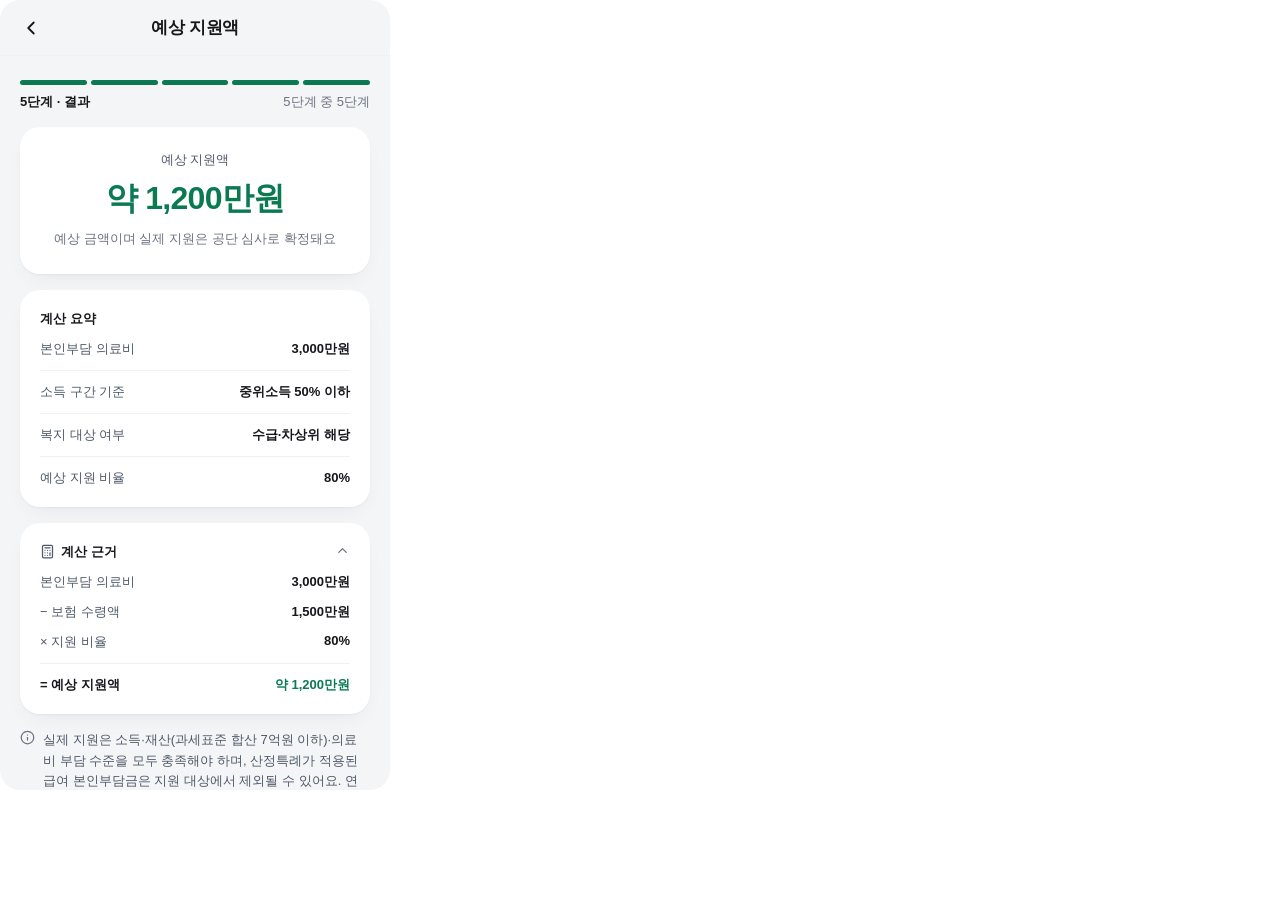
<file: screens/39.html>
<!doctype html><html lang="ko"><head><meta charset="utf-8"><meta name="viewport" content="width=device-width,initial-scale=1"><title>WeCover prototype screen</title><style>*{box-sizing:border-box;margin:0}body{font-family:Arial,"Malgun Gothic",sans-serif;background:white;color:#17171c;width:390px}body>div{min-height:790px;height:790px}.t{white-space:pre-wrap}</style></head><body><div class="f" data-name="V2 계산기 / 결과 - 기본 (5단계)" style="width:390px;max-width:100%;flex-shrink:0;display:flex;flex-direction:column;align-items:stretch;background:#F4F5F7;border-radius:20px;overflow:hidden;box-sizing:border-box"><div class="f" data-name="Header" style="align-self:stretch;display:flex;flex-direction:row;justify-content:space-between;align-items:center;padding:16px 20px;border-bottom:1px solid #EFF1F4;box-sizing:border-box"><span class="ic" data-icon="chevron-left" data-name="Back" style="width:22px;max-width:100%;flex-shrink:0;height:22px;display:inline-flex;width:22px;height:22px;color:#17171C;flex-shrink:0">
<svg
  class="lucide lucide-chevron-left"
  xmlns="http://www.w3.org/2000/svg"
  width="100%"
  height="100%"
  viewBox="0 0 24 24"
  fill="none"
  stroke="currentColor"
  stroke-width="2"
  stroke-linecap="round"
  stroke-linejoin="round"
>
  <path d="m15 18-6-6 6-6" />
</svg>
</span><div class="t" data-name="Title" style="color:#17171C;font-size:17px;font-weight:700;font-family:'Pretendard',Pretendard,-apple-system,sans-serif;letter-spacing:-0.3px">예상 지원액</div><div class="f" data-name="Spacer" style="width:22px;max-width:100%;flex-shrink:0;height:22px;display:flex;flex-direction:row;align-items:flex-start;box-sizing:border-box"></div></div><div class="f" data-name="Content" style="align-self:stretch;display:flex;flex-direction:column;gap:16px;align-items:stretch;padding:24px 20px 32px 20px;box-sizing:border-box"><div class="f" data-name="Step Indicator" style="align-self:stretch;display:flex;flex-direction:column;gap:8px;align-items:stretch;box-sizing:border-box"><div class="f" data-name="Segments" style="align-self:stretch;display:flex;flex-direction:row;gap:4px;align-items:flex-start;box-sizing:border-box"><div data-name="Seg0" style="flex:1 1 0;min-width:0;height:5px;flex-shrink:0;background:#0B7A53;border-radius:999px"></div><div data-name="Seg1" style="flex:1 1 0;min-width:0;height:5px;flex-shrink:0;background:#0B7A53;border-radius:999px"></div><div data-name="Seg2" style="flex:1 1 0;min-width:0;height:5px;flex-shrink:0;background:#0B7A53;border-radius:999px"></div><div data-name="Seg3" style="flex:1 1 0;min-width:0;height:5px;flex-shrink:0;background:#0B7A53;border-radius:999px"></div><div data-name="Seg4" style="flex:1 1 0;min-width:0;height:5px;flex-shrink:0;background:#0B7A53;border-radius:999px"></div></div><div class="f" data-name="Label Row" style="align-self:stretch;display:flex;flex-direction:row;justify-content:space-between;align-items:center;box-sizing:border-box"><div class="t" data-name="Current" style="color:#17171C;font-size:13px;font-weight:700;font-family:'Pretendard',Pretendard,-apple-system,sans-serif">5단계 · 결과</div><div class="t" data-name="Count" style="color:#6B7280;font-size:13px;font-weight:500;font-family:'Pretendard',Pretendard,-apple-system,sans-serif">5단계 중 5단계</div></div></div><div class="f" data-name="Result Card" style="align-self:stretch;display:flex;flex-direction:column;gap:8px;align-items:center;padding:24px;background:#FFFFFF;border-radius:20px;box-shadow:0px 1px 2px 0px #0F172A0A, 0px 10px 24px -10px #0F172A14;box-sizing:border-box"><div class="t" data-name="Eyebrow" style="color:#4E5968;font-size:13px;font-weight:500;font-family:'Pretendard',Pretendard,-apple-system,sans-serif">예상 지원액</div><div class="t" data-name="Value" style="color:#0B7A53;font-size:32px;font-weight:700;font-family:'Pretendard',Pretendard,-apple-system,sans-serif;letter-spacing:-0.7px">약 1,200만원</div><div class="t" data-name="Note" style="align-self:stretch;color:#6B7280;font-size:13px;font-weight:400;font-family:'Pretendard',Pretendard,-apple-system,sans-serif;line-height:1.6;text-align:center">예상 금액이며 실제 지원은 공단 심사로 확정돼요</div></div><div class="f" data-name="Summary Card" style="align-self:stretch;display:flex;flex-direction:column;gap:12px;align-items:stretch;padding:20px;background:#FFFFFF;border-radius:20px;box-shadow:0px 1px 2px 0px #0F172A0A, 0px 10px 24px -10px #0F172A14;box-sizing:border-box"><div class="t" data-name="Title" style="color:#17171C;font-size:13px;font-weight:700;font-family:'Pretendard',Pretendard,-apple-system,sans-serif">계산 요약</div><div class="f" data-name="Row" style="align-self:stretch;display:flex;flex-direction:row;gap:12px;justify-content:space-between;align-items:center;box-sizing:border-box"><div class="t" data-name="K" style="color:#4E5968;font-size:13px;font-weight:400;font-family:'Pretendard',Pretendard,-apple-system,sans-serif">본인부담 의료비</div><div class="t" data-name="V" style="color:#17171C;font-size:13px;font-weight:700;font-family:'Pretendard',Pretendard,-apple-system,sans-serif">3,000만원</div></div><div data-name="D" style="align-self:stretch;height:1px;flex-shrink:0;background:#EFF1F4"></div><div class="f" data-name="Row" style="align-self:stretch;display:flex;flex-direction:row;gap:12px;justify-content:space-between;align-items:center;box-sizing:border-box"><div class="t" data-name="K" style="color:#4E5968;font-size:13px;font-weight:400;font-family:'Pretendard',Pretendard,-apple-system,sans-serif">소득 구간 기준</div><div class="t" data-name="V" style="color:#17171C;font-size:13px;font-weight:700;font-family:'Pretendard',Pretendard,-apple-system,sans-serif">중위소득 50% 이하</div></div><div data-name="D" style="align-self:stretch;height:1px;flex-shrink:0;background:#EFF1F4"></div><div class="f" data-name="Row Welfare" style="align-self:stretch;display:flex;flex-direction:row;gap:12px;justify-content:space-between;align-items:center;box-sizing:border-box"><div class="t" data-name="K" style="color:#4E5968;font-size:13px;font-weight:400;font-family:'Pretendard',Pretendard,-apple-system,sans-serif">복지 대상 여부</div><div class="t" data-name="V" style="color:#17171C;font-size:13px;font-weight:700;font-family:'Pretendard',Pretendard,-apple-system,sans-serif">수급·차상위 해당</div></div><div data-name="D" style="align-self:stretch;height:1px;flex-shrink:0;background:#EFF1F4"></div><div class="f" data-name="Row" style="align-self:stretch;display:flex;flex-direction:row;gap:12px;justify-content:space-between;align-items:center;box-sizing:border-box"><div class="t" data-name="K" style="color:#4E5968;font-size:13px;font-weight:400;font-family:'Pretendard',Pretendard,-apple-system,sans-serif">예상 지원 비율</div><div class="t" data-name="V" style="color:#17171C;font-size:13px;font-weight:700;font-family:'Pretendard',Pretendard,-apple-system,sans-serif">80%</div></div></div><div class="f" data-name="" style="align-self:stretch;display:flex;flex-direction:column;gap:12px;align-items:stretch;padding:20px;background:#FFFFFF;border-radius:20px;box-shadow:0px 1px 2px 0px #0F172A0A, 0px 10px 24px -10px #0F172A14;box-sizing:border-box"><div class="f" data-name="Head" style="align-self:stretch;display:flex;flex-direction:row;gap:6px;justify-content:space-between;align-items:flex-start;box-sizing:border-box"><div class="f" data-name="" style="display:flex;flex-direction:row;gap:6px;align-items:center;box-sizing:border-box"><span class="ic" data-icon="calculator" data-name="" style="width:15px;max-width:100%;flex-shrink:0;height:15px;display:inline-flex;width:15px;height:15px;color:#4E5968;flex-shrink:0">
<svg
  class="lucide lucide-calculator"
  xmlns="http://www.w3.org/2000/svg"
  width="100%"
  height="100%"
  viewBox="0 0 24 24"
  fill="none"
  stroke="currentColor"
  stroke-width="2"
  stroke-linecap="round"
  stroke-linejoin="round"
>
  <rect width="16" height="20" x="4" y="2" rx="2" />
  <line x1="8" x2="16" y1="6" y2="6" />
  <line x1="16" x2="16" y1="14" y2="18" />
  <path d="M16 10h.01" />
  <path d="M12 10h.01" />
  <path d="M8 10h.01" />
  <path d="M12 14h.01" />
  <path d="M8 14h.01" />
  <path d="M12 18h.01" />
  <path d="M8 18h.01" />
</svg>
</span><div class="t" data-name="" style="color:#17171C;font-size:13px;font-weight:700;font-family:'Pretendard',Pretendard,-apple-system,sans-serif">계산 근거</div></div><span class="ic" data-icon="chevron-up" data-name="" style="width:15px;max-width:100%;flex-shrink:0;height:15px;display:inline-flex;width:15px;height:15px;color:#6B7280;flex-shrink:0">
<svg
  class="lucide lucide-chevron-up"
  xmlns="http://www.w3.org/2000/svg"
  width="100%"
  height="100%"
  viewBox="0 0 24 24"
  fill="none"
  stroke="currentColor"
  stroke-width="2"
  stroke-linecap="round"
  stroke-linejoin="round"
>
  <path d="m18 15-6-6-6 6" />
</svg>
</span></div><div class="f" data-name="Row" style="align-self:stretch;display:flex;flex-direction:row;justify-content:space-between;align-items:flex-start;box-sizing:border-box"><div class="t" data-name="" style="color:#4E5968;font-size:13px;font-weight:400;font-family:'Pretendard',Pretendard,-apple-system,sans-serif">본인부담 의료비</div><div class="t" data-name="" style="color:#17171C;font-size:13px;font-weight:600;font-family:'Pretendard',Pretendard,-apple-system,sans-serif">3,000만원</div></div><div class="f" data-name="Row" style="align-self:stretch;display:flex;flex-direction:row;justify-content:space-between;align-items:flex-start;box-sizing:border-box"><div class="t" data-name="" style="color:#4E5968;font-size:13px;font-weight:400;font-family:'Pretendard',Pretendard,-apple-system,sans-serif">− 보험 수령액</div><div class="t" data-name="" style="color:#17171C;font-size:13px;font-weight:600;font-family:'Pretendard',Pretendard,-apple-system,sans-serif">1,500만원</div></div><div class="f" data-name="Row" style="align-self:stretch;display:flex;flex-direction:row;justify-content:space-between;align-items:flex-start;box-sizing:border-box"><div class="t" data-name="" style="color:#4E5968;font-size:13px;font-weight:400;font-family:'Pretendard',Pretendard,-apple-system,sans-serif">× 지원 비율</div><div class="t" data-name="" style="color:#17171C;font-size:13px;font-weight:600;font-family:'Pretendard',Pretendard,-apple-system,sans-serif">80%</div></div><div data-name="" style="align-self:stretch;height:1px;flex-shrink:0;background:#EFF1F4"></div><div class="f" data-name="Row" style="align-self:stretch;display:flex;flex-direction:row;justify-content:space-between;align-items:flex-start;box-sizing:border-box"><div class="t" data-name="" style="color:#17171C;font-size:13px;font-weight:700;font-family:'Pretendard',Pretendard,-apple-system,sans-serif">= 예상 지원액</div><div class="t" data-name="" style="color:#0B7A53;font-size:13px;font-weight:700;font-family:'Pretendard',Pretendard,-apple-system,sans-serif">약 1,200만원</div></div></div><div class="f" data-name="Note Box" style="align-self:stretch;display:flex;flex-direction:row;gap:8px;align-items:flex-start;background:#00000000;border-radius:16px;box-sizing:border-box"><span class="ic" data-icon="info" data-name="I" style="width:15px;max-width:100%;flex-shrink:0;height:15px;display:inline-flex;width:15px;height:15px;color:#6B7280;flex-shrink:0">
<svg
  class="lucide lucide-info"
  xmlns="http://www.w3.org/2000/svg"
  width="100%"
  height="100%"
  viewBox="0 0 24 24"
  fill="none"
  stroke="currentColor"
  stroke-width="2"
  stroke-linecap="round"
  stroke-linejoin="round"
>
  <circle cx="12" cy="12" r="10" />
  <path d="M12 16v-4" />
  <path d="M12 8h.01" />
</svg>
</span><div class="t" data-name="T" style="flex:1 1 0;min-width:0;color:#4E5968;font-size:13px;font-weight:400;font-family:'Pretendard',Pretendard,-apple-system,sans-serif;line-height:1.6">실제 지원은 소득·재산(과세표준 합산 7억원 이하)·의료비 부담 수준을 모두 충족해야 하며, 산정특례가 적용된 급여 본인부담금은 지원 대상에서 제외될 수 있어요. 연간 5,000만원, 입원·외래 합쳐 180일까지 지원되고, 계산된 지원금이 10만원보다 적으면 지급되지 않아요.</div></div><div class="f" data-name="Actions" style="align-self:stretch;display:flex;flex-direction:column;gap:12px;align-items:stretch;padding:8px 0px 0px 0px;box-sizing:border-box"><div class="f" data-name="Primary CTA" style="align-self:stretch;display:flex;flex-direction:row;justify-content:center;align-items:center;padding:17px 20px;background:#0B7A53;border-radius:16px;box-shadow:0px 1px 2px 0px #0A6E4C14, 0px 8px 20px -8px #0E8A5F24;box-sizing:border-box"><div class="t" data-name="L" style="color:#FFFFFF;font-size:16px;font-weight:700;font-family:'Pretendard',Pretendard,-apple-system,sans-serif;letter-spacing:-0.2px">최종 예상액 반영하기</div></div><div class="f" data-name="Secondary CTA" style="align-self:stretch;display:flex;flex-direction:row;justify-content:center;align-items:center;padding:17px 20px;background:#FFFFFF;border-radius:16px;border:1px solid #EFF1F4;box-sizing:border-box;box-sizing:border-box"><div class="t" data-name="L" style="color:#17171C;font-size:16px;font-weight:600;font-family:'Pretendard',Pretendard,-apple-system,sans-serif;letter-spacing:-0.2px">처음부터 다시 입력하기</div></div></div></div></div></body></html>
</file>
<file: style.css>
:root{--bg:#13291f;--ink:#f4f3e9;--muted:#afbeb1;--mint:#efbd69;--line:#ffffff20;--font:Inter,"Segoe UI","Malgun Gothic",sans-serif}*{box-sizing:border-box}html{scroll-behavior:smooth;scroll-padding-top:86px}body{margin:0;background:var(--bg);color:var(--ink);font-family:var(--font);font-size:16px;-webkit-font-smoothing:antialiased}a{color:inherit;text-decoration:none}button{font:inherit;cursor:pointer}button,a{-webkit-tap-highlight-color:transparent}button:focus-visible,a:focus-visible{outline:3px solid #ffba89;outline-offset:5px}h1,h2,h3,p{margin:0}h1,h2,h3{word-break:keep-all;text-wrap:balance}p{word-break:keep-all;line-height:1.75}button{color:inherit}section{scroll-margin-top:30px}.skip{position:fixed;left:20px;top:-100px;z-index:20;padding:15px;background:var(--mint);color:var(--bg)}.skip:focus{top:20px}.event-bar{display:flex;justify-content:center;gap:20px;padding:10px 20px;background:var(--mint);color:var(--bg);font-size:12px;letter-spacing:.04em}.nav{height:100px;padding:0 5%;display:flex;align-items:center;justify-content:space-between;gap:24px;position:relative;z-index:5}.brand{font-size:26px;font-weight:700;letter-spacing:-1.4px;display:flex;align-items:center;gap:10px}.brand-mark{display:grid;place-items:center;width:35px;height:35px;background:var(--mint);color:var(--bg);font-size:25px;border-radius:10px;letter-spacing:-3px;padding-right:3px}.nav nav,.nav-actions{display:flex;align-items:center;gap:30px}.nav nav{font-size:14px;color:#c7d3d5}.nav a:hover{color:var(--mint)}.nav-actions{gap:22px}.language{display:flex;gap:3px}.language button{font-size:12px;padding:8px;border:0;background:transparent;color:#9db1b7;border-radius:6px}.language button[aria-pressed=true]{color:var(--ink);background:#ffffff12}.nav-cta{border:1px solid #b5c9cd66;border-radius:8px;padding:11px 16px;font-size:13px}.hero{position:relative;overflow:hidden;padding-top:66px;background:radial-gradient(ellipse at 50% 74%,#375b3d77,transparent 52%)}.hero-copy{position:relative;text-align:center;z-index:2;margin:0 auto;max-width:890px;padding:0 25px}.eyebrow{font-size:12px;font-weight:600;letter-spacing:.14em;text-transform:uppercase;margin-bottom:28px;color:var(--mint)}h1{font-size:clamp(52px,6.9vw,106px);line-height:1.14;letter-spacing:-.07em;font-weight:650}h1 em{font-style:normal;color:var(--mint)}.hero-body{font-size:18px;line-height:1.8;max-width:545px;margin:32px auto 27px;color:#c2cbbd}.button{display:inline-flex;justify-content:center;align-items:center;padding:17px 27px;border-radius:10px;font-size:15px;font-weight:650;border:1px solid transparent;transition:transform .2s,background .2s}.button:hover{transform:translateY(-3px)}.mint{background:var(--mint);color:#152c22;box-shadow:0 0 35px #efbd6912}.hero-note{color:#a6b7a3;font-size:12px;margin-top:18px}.orbit{position:absolute;inset:0;pointer-events:none;z-index:1}.float-card,.float-pill{position:absolute;display:flex;gap:14px;align-items:center;border:1px solid #ffffff18;box-shadow:0 15px 50px #0003;animation:float 7s ease-in-out infinite;will-change:transform}.float-card{padding:18px 20px;background:#284735;border-radius:17px}.float-card small{display:block;font-size:11px;color:#cad3c1;margin-bottom:5px}.float-card strong{display:block;font-size:19px;letter-spacing:-.04em}.mini-icon{display:grid;place-items:center;width:39px;height:39px;border-radius:12px;background:#ffffff12;color:var(--mint);font-size:25px}.tag{font-size:10px;padding:5px 7px;border-radius:5px}.coral{background:#ecaa9130;color:#ffc7b2}.card-a{top:95px;left:-32px;rotate:-12deg}.card-b{top:92px;right:1%;rotate:11deg;animation-delay:-2s;background:#4c654c}.card-c{top:320px;left:1%;rotate:9deg;background:#d9e0c9;color:#294532}.float-pill{border-radius:50px;padding:17px 25px;font-size:17px;font-weight:600}.float-pill>span:first-child{font-size:24px}.card-d{top:342px;right:-24px;rotate:-11deg;background:#dca85e;color:#3e3020;animation-delay:-4s}.card-e{top:540px;left:9%;rotate:-7deg;animation-delay:-3s}.check{width:28px;height:28px;display:grid;place-items:center;border-radius:50%;background:var(--mint);color:var(--bg)}.hero-preview{position:relative;margin:100px auto 0;padding:0 24px 110px;max-width:1100px;height:auto;z-index:2;transform:translateY(var(--rise,50px));transition:transform .12s linear}.preview-label{display:flex;gap:18px;align-items:center;justify-content:center;font-size:11px;letter-spacing:.13em;color:#b3c2ae;margin-bottom:36px}.preview-label i{height:1px;width:65px;background:#ffffff25}.preview-screens{display:flex;justify-content:center;align-items:center;gap:25px}.phone{border-radius:36px;border:8px solid #59705c;background:#f4f5f7;box-shadow:0 25px 70px #0005;overflow:hidden;position:relative;flex-shrink:0}.phone iframe{display:block;border:0;width:390px;height:790px;transform-origin:top left;background:#f4f5f7;pointer-events:none}.hero-phone{width:344px;height:677px;rotate:-3deg}.hero-phone iframe{transform:scale(.84)}.preview-side{width:270px;padding:25px;border:1px solid #ffffff20;border-radius:20px;background:#294a38;rotate:-7deg;box-shadow:0 20px 45px #0003}.preview-side>span{font-size:11px;color:var(--muted)}.preview-side>strong{display:block;margin:10px 0 22px;font-size:24px;letter-spacing:-1px}.mini-row{padding:16px 0;display:flex;justify-content:space-between;font-size:13px;border-top:1px solid var(--line);gap:12px}.preview-side p{font-size:11px;color:var(--muted);margin-top:16px}.preview-right{rotate:8deg;margin-top:100px}.mint-text{color:var(--mint)}.section{padding:115px max(6%,calc((100% - 1120px)/2))}h2{font-size:clamp(36px,4.5vw,64px);line-height:1.22;letter-spacing:-.055em;font-weight:600}.lead{max-width:650px;font-size:18px;color:var(--muted);margin-top:30px}.problem{background:#f5f3eb;color:#152c2c;position:relative}.problem .eyebrow{color:#427054}.problem .lead{color:#677575}.problem-grid,.steps,.trust-grid{display:grid;grid-template-columns:repeat(3,1fr);gap:44px;margin-top:65px}.problem-grid article{border-top:1px solid #bfcac4;padding-top:22px}.index{font-size:12px;letter-spacing:.08em;color:#64867e}.problem-grid h3,.steps h3,.trust-grid h3{font-size:22px;line-height:1.45;letter-spacing:-.04em;margin:25px 0 14px}.problem-grid p{font-size:15px;color:#677575}.how{background:#284b37}.how .eyebrow{color:#c7d4bb}.steps{gap:0}.steps article{padding:0 32px;border-left:1px solid #ffffff25}.steps article:first-child{padding-left:0;border:0}.step-number{font-size:54px;font-weight:350;color:var(--mint);letter-spacing:-.06em}.steps p{font-size:15px;color:#c2d1bd}.step-detail{display:block;font-size:11px;margin-top:25px;color:#e4ecdb;letter-spacing:.05em}.product-intro{padding-bottom:30px;text-align:center}.product-intro .lead{margin-left:auto;margin-right:auto}.product-track{height:255vh;min-height:1750px;position:relative}.product-sticky{position:sticky;top:0;height:100vh;min-height:740px;max-width:1120px;margin:auto;display:grid;grid-template-columns:1fr 1fr;align-items:center;gap:60px;padding:45px 30px 85px}.product-copy .index{color:var(--mint)}.product-copy h3{font-size:46px;line-height:1.25;letter-spacing:-.05em;margin:24px 0}.product-copy>p{font-size:17px;color:var(--muted);max-width:440px}#feature-tags{display:flex;flex-wrap:wrap;gap:8px;margin-top:24px}#feature-tags span{padding:7px 11px;border:1px solid var(--line);border-radius:30px;font-size:11px;color:#b2c6c6}.feature-switch{display:flex;flex-direction:column;margin-top:35px;gap:0;border-top:1px solid var(--line)}.feature-switch button{background:none;border:0;border-bottom:1px solid var(--line);padding:17px 8px;color:#a8b9a3;text-align:left;font-size:14px;display:flex;align-items:center;gap:15px}.feature-switch button:before{content:'';width:6px;height:6px;background:#3b5558;border-radius:50%}.feature-switch button[aria-pressed=true]{color:var(--mint)}.feature-switch button[aria-pressed=true]:before{background:var(--mint);box-shadow:0 0 12px #efbd6988}.text-link{display:inline-block;font-size:12px;text-decoration:underline;text-underline-offset:5px;color:#c4d4d3;margin-top:25px}.product-stage{position:relative;display:flex;justify-content:center;align-items:center;min-height:610px}.stage-word{position:absolute;font-size:150px;letter-spacing:-.07em;font-weight:700;color:#31543d;rotate:-90deg;left:-115px;top:225px;opacity:.65}.product-phone{width:313px;height:617px;z-index:1}.product-phone iframe{transform:scale(.762)}.stage-chip{position:absolute;bottom:28px;right:-25px;z-index:2;background:#395d40;box-shadow:0 10px 30px #0003;border:1px solid #ffffff25;border-radius:12px;padding:18px 23px;display:flex;gap:12px;font-size:13px}.prototype-note{position:absolute;bottom:24px;left:30px;right:30px;text-align:center;font-size:11px;color:#acbba5}.trust{background:#edeee3;color:#183331}.trust .eyebrow{color:#487368}.trust-grid{gap:24px}.trust-grid article{padding:28px;background:#fafaf3;border-radius:16px}.trust-symbol{color:#42725e;font-size:30px}.trust-grid h3{font-size:20px;margin-top:25px}.trust-grid p{font-size:14px;color:#637974}.closing{background:var(--mint);color:#15332b;text-align:center}.closing .eyebrow{color:#466639}.closing h2{font-size:clamp(36px,5vw,72px)}.closing>p:not(.eyebrow){max-width:580px;margin:27px auto 0;color:#42613b}.closing-actions{display:flex;justify-content:center;gap:12px;flex-wrap:wrap;margin-top:34px}.dark{background:#132d28;color:#eef7ed}.outline{background:transparent;border-color:#42613b70}.closing #print-button{display:none}footer{display:flex;gap:45px;align-items:center;padding:45px 6%;color:#afbfab}footer .brand{font-size:23px;color:#e4eeea}footer p{font-size:11px;max-width:670px}footer>span{white-space:nowrap;font-size:10px}html[lang=en] h1{font-size:clamp(52px,7.2vw,104px);letter-spacing:-.065em;line-height:1.03}html[lang=en] .hero-body{max-width:525px}html[lang=en] .float-card strong{font-size:17px}@keyframes float{0%,100%{transform:translateY(0)}50%{transform:translateY(-16px)}}
@media(min-width:1500px){.card-a{left:8%}.card-b{right:8%}.card-c{left:6%}.card-d{right:5%}.card-e{left:15%}}
@media(max-width:1050px){.nav nav{gap:18px}.nav-actions{gap:10px}.float-card{padding:12px}.card-a{left:-85px}.card-b{right:-60px}.card-c{left:-80px;font-size:13px}.card-d{right:-70px;font-size:13px}.card-e{left:2%;top:560px}.hero-copy{max-width:720px}.hero-body{max-width:510px}.preview-side{width:225px;padding:20px}.preview-screens{gap:15px}.product-sticky{gap:25px}.product-copy h3{font-size:40px}.stage-chip{right:0}.problem-grid{gap:25px}.steps article{padding:0 22px}}
@media(max-width:700px){.event-bar{font-size:10px;padding:9px 14px;gap:12px}.nav{height:78px;padding:0 22px;gap:12px}.brand{font-size:22px;gap:7px}.brand-mark{width:28px;height:28px;font-size:22px;border-radius:8px}.nav nav{display:none}.nav-actions{gap:8px}.nav-cta{font-size:10px;padding:9px}.language button{font-size:11px;padding:7px 5px}.hero{padding-top:100px}.hero-copy{padding:0 23px}.hero .eyebrow{font-size:10px;letter-spacing:.09em;margin-bottom:20px}h1{font-size:clamp(40px,10.9vw,70px);letter-spacing:-.065em;line-height:1.23}html[lang=en] h1{font-size:clamp(47px,11.9vw,75px);line-height:1.02}.hero-body{font-size:15px;margin:24px auto;max-width:440px;line-height:1.8}.hero-note{font-size:10px}.button{font-size:14px;padding:15px 22px}.card-a{top:6px;left:-24px;scale:.75;transform-origin:left center;rotate:-9deg}.card-b{top:12px;right:-12px;scale:.75;transform-origin:right center;rotate:10deg}.card-c,.card-d,.card-e{display:none}.hero-preview{height:auto;margin-top:55px;padding:0 16px 65px;transform:none!important}.preview-label{font-size:9px;gap:10px}.preview-label i{width:25px}.preview-side{display:none}.hero-phone{width:304px;height:595px;border-width:7px;rotate:-3deg}.hero-phone iframe{transform:scale(.744)}.section{padding:74px 25px}h2{font-size:36px;line-height:1.3;letter-spacing:-.055em}.eyebrow{font-size:10px;margin-bottom:20px;letter-spacing:.1em}.lead{font-size:16px;margin-top:22px}.problem-grid,.steps,.trust-grid{grid-template-columns:1fr;gap:25px;margin-top:38px}.problem-grid article{padding-top:18px}.problem-grid h3{font-size:20px;margin:15px 0 10px}.problem-grid p{font-size:14px}.steps article,.steps article:first-child{padding:0 0 25px;border:0;border-bottom:1px solid var(--line)}.step-number{font-size:36px}.steps h3{font-size:22px;margin:10px 0}.step-detail{margin-top:15px}.product-intro{text-align:left;padding-bottom:20px}.product-track{height:auto;min-height:0}.product-sticky{position:relative;top:auto;height:auto;min-height:0;display:flex;flex-direction:column;gap:25px;padding:20px 25px 90px}.product-copy{width:100%}.product-copy h3{font-size:32px;margin:18px 0}.product-copy>p{font-size:15px}#feature-tags{margin-top:18px}.feature-switch{margin-top:25px;flex-direction:row;gap:5px;border:0}.feature-switch button{flex:1;justify-content:center;border:1px solid var(--line);border-radius:8px;padding:12px 6px;font-size:11px;gap:0}.feature-switch button:before{display:none}.feature-switch button[aria-pressed=true]{border-color:#efbd6999;background:#efbd690d}.text-link{font-size:11px;margin-top:18px}.product-stage{width:100%;min-height:590px;margin-top:8px}.product-phone{width:298px;height:586px;border-width:7px}.product-phone iframe{transform:scale(.728)}.stage-word{font-size:110px;left:-65px;top:260px}.stage-chip{font-size:11px;right:-8px;bottom:30px;padding:14px}.prototype-note{font-size:10px;left:25px;right:25px;bottom:24px}.trust-grid{gap:15px}.trust-grid article{padding:24px}.trust-grid h3{margin-top:15px}.closing h2{font-size:39px}.closing>p:not(.eyebrow){font-size:15px}.closing-actions{gap:9px}footer{padding:35px 25px;display:block}footer p{margin:20px 0 16px;font-size:10px}footer>span{font-size:10px}}
@media(prefers-reduced-motion:reduce){html{scroll-behavior:auto}*,*:before,*:after{animation:none!important;transition:none!important}.hero-preview{transform:none!important}.product-track{height:auto;min-height:0}.product-sticky{position:relative;height:auto;min-height:740px}}
/* A compact, independent reading mode: no scroll-driven content. */
.onepager .orbit,.onepager .hero-preview,.onepager .product,.onepager .hero-note,.onepager .hero .button,.onepager .nav nav{display:none}.onepager .hero{padding:45px 25px}.onepager h1,.onepager:lang(en) h1{font-size:52px}.onepager .hero-body{max-width:730px}.onepager .section{padding-top:45px;padding-bottom:45px}.onepager h2{font-size:33px}.onepager .problem-grid,.onepager .steps,.onepager .trust-grid{margin-top:25px}.onepager .problem .lead{display:none}.onepager .step-number{font-size:34px}.onepager .steps h3,.onepager .problem-grid h3{font-size:18px;margin-top:15px}.onepager .trust-grid h3{font-size:17px}.onepager .trust-symbol{display:none}.onepager .closing #print-button{display:inline-flex}.onepager .closing .dark{display:none}.onepager .closing h2{font-size:36px}.onepager .closing>p:not(.eyebrow){margin-top:15px}.onepager footer{padding-top:25px;padding-bottom:25px}
@page{size:A4;margin:12mm}
@media print{*{animation:none!important;transition:none!important;box-shadow:none!important}html,body{width:186mm;margin:0;background:white!important;color:#173832!important;font-size:10px;print-color-adjust:exact;-webkit-print-color-adjust:exact}.event-bar,.nav,.orbit,.hero-preview,.hero-note,.hero .button,.product,.skip,.closing-actions{display:none!important}.section,.onepager .section{padding:5mm 0!important;background:white!important;color:#173832!important;break-inside:avoid}.hero,.onepager .hero{padding:3mm 0 6mm;background:white!important}.hero-copy{padding:0;max-width:100%}.eyebrow,.hero .eyebrow{font-size:8px!important;margin-bottom:9px!important;color:#447b57!important}.hero h1,.onepager h1,html[lang=en] .hero h1{font-size:33px!important;line-height:1.12!important}.hero h1 em{color:#3f8052}.hero-body,.onepager .hero-body{font-size:11px;line-height:1.55;margin:12px auto 0;max-width:155mm}.section h2,.onepager h2,.closing h2,.onepager .closing h2{font-size:23px!important;line-height:1.2}.problem .lead{display:none}.problem-grid,.steps,.trust-grid,.onepager .problem-grid,.onepager .steps,.onepager .trust-grid{grid-template-columns:repeat(3,1fr);gap:6mm;margin-top:14px}.problem-grid article{padding-top:9px}.problem-grid h3,.steps h3,.trust-grid h3,.onepager .problem-grid h3,.onepager .steps h3,.onepager .trust-grid h3{font-size:12px;margin:8px 0}.problem-grid p,.steps p,.trust-grid p{font-size:9px;line-height:1.6;color:#4e655b}.index{font-size:8px}.step-number,.onepager .step-number{font-size:22px;color:#4b7c51}.steps article,.steps article:first-child{padding:0;border:0}.step-detail{font-size:8px;margin-top:9px;color:#447b57}.trust-grid article{padding:0;background:transparent}.trust-symbol{display:none}.closing>p:not(.eyebrow),.onepager .closing>p:not(.eyebrow){font-size:10px;margin:10px auto 0}.closing{border-top:1px solid #aebfb2}footer,.onepager footer{padding:4mm 0 0;display:flex;gap:6mm;border-top:1px solid #aebfb2}footer .brand{font-size:16px;color:#173832}footer p{font-size:8px;line-height:1.5;margin:0}footer>span{font-size:7px}a{text-decoration:none!important}}

[hidden]{display:none!important}
.brand-mark img{display:block;width:27px;height:22px}.onepager #product{display:none}.onepager .hero .eyebrow{margin-bottom:18px}
@media(max-width:700px){.brand-mark img{width:22px;height:18px}.onepager h1,html[lang=en] .onepager h1{font-size:43px}.onepager .hero{padding:40px 20px}.preview-label{font-size:8px;letter-spacing:.04em}}
/* Palette informed by the final pitch deck: forest, ivory, amber. */
.event-bar{background:#2b4e38;color:#ecefdf;border-bottom:1px solid #ffffff12}.event-bar b{color:#edbe70}.hero h1 em{color:#e1eacf}.hero .eyebrow{color:#d0dcb9}.hero .mint{background:#f2c478}.brand-mark{background:#f1f0df}.brand-mark img{width:25px}.closing{background:#e6e9d5}.closing .eyebrow{color:#5b7049}.closing .dark{background:#284a35}.closing .outline{border-color:#70856066}.card-a .mini-icon{color:#f2c478}.card-b .mini-icon{color:#f0ecd3}.hero{background:radial-gradient(ellipse at 50% 74%,#46613f55,transparent 52%)}.hero-body{max-width:560px}.problem .lead{max-width:680px}.problem-grid{margin-top:50px}.problem-grid h3{font-size:20px}.how .step-number{color:#efbd69}.trust{border-top:1px solid #ccd1bd}.trust .eyebrow{color:#56774e}
.evidence-band{display:grid;grid-template-columns:1.05fr 1fr;gap:20px;margin-top:48px}.evidence-stat{background:#294b36;color:#f4f3e8;padding:38px;border-radius:20px;display:flex;flex-direction:column;align-items:flex-start}.evidence-kicker{font-size:11px;letter-spacing:.07em;color:#667d5d;margin-bottom:24px}.evidence-stat .evidence-kicker{color:#d0dabb}.evidence-number{font-size:92px;font-weight:550;letter-spacing:-.065em;line-height:1.1;color:#f4b84b;display:flex;align-items:baseline;gap:10px;flex-wrap:wrap;margin:10px 0 24px}.evidence-number span{font-size:24px;letter-spacing:-.03em;font-weight:400}.evidence-number .currency{font-size:13px;flex-basis:100%;margin-bottom:-2px;letter-spacing:.07em}.evidence-stat h3{font-size:24px;line-height:1.3;letter-spacing:-.03em}.evidence-definition{font-size:14px;color:#d5ddc9;margin-top:14px;max-width:390px}.evidence-source{font-size:10px;line-height:1.7;color:#e1e6d7;margin-top:30px;text-decoration:underline;text-underline-offset:4px}.evidence-scope{font-size:11px;line-height:1.65;color:#bdcdb6;margin-top:15px;border-top:1px solid #ffffff20;padding-top:16px}.pathways{border:1px solid #d7d9cb;border-radius:20px;padding:32px;background:#fdfcf6}.pathways .evidence-kicker{margin-bottom:16px}.pathways h3{font-size:28px;letter-spacing:-.045em;line-height:1.2;margin-bottom:23px}.pathway-list>div{display:grid;grid-template-columns:20px 1fr auto;align-items:center;gap:10px;padding:12px 0;border-bottom:1px solid #dfe3d6}.pathway-list>div>span{font-size:10px;color:#809276}.pathway-list strong{font-size:13px;font-weight:600;letter-spacing:-.02em}.pathway-list small{font-size:10px;color:#5f7458;text-align:right}.pathway-note{font-size:10px;line-height:1.65;color:#687c5f;margin-top:15px}.feature-insights{list-style:none;padding:0;margin:22px 0 0;display:grid;gap:15px}.feature-insights li{display:flex;gap:14px;align-items:flex-start}.insight-number{font-size:10px;font-weight:600;color:#ebc075;border:1px solid #d6c89944;border-radius:50%;width:26px;height:26px;flex:none;display:grid;place-items:center;margin-top:2px}.feature-insights strong{display:block;font-size:14px;line-height:1.5;font-weight:600;color:#edf0e1}.feature-insights p{font-size:12px;line-height:1.6;color:#b1c1ac}.product-copy h3{font-size:40px;margin:17px 0}.product-copy>p{font-size:15px}.product-copy #feature-tags{display:none}.feature-switch{flex-direction:row;gap:8px;border:0;margin-top:24px}.feature-switch button{flex:1;padding:12px 9px;border:1px solid #ffffff25;border-radius:8px;font-size:12px;justify-content:center;gap:0}.feature-switch button:before{display:none}.feature-switch button[aria-pressed=true]{background:#efbd6914;border-color:#efbd6980}.text-link{margin-top:18px}.stage-chip{font-size:12px;padding:15px 18px}.product-sticky{gap:60px}.product-copy{min-width:0}
@media(max-width:1050px){.evidence-stat{padding:28px}.pathways{padding:28px}.pathway-list>div{grid-template-columns:18px 1fr}.pathway-list small{grid-column:2;text-align:left;margin-top:-6px}.evidence-number{font-size:80px}.product-sticky{gap:25px}.feature-switch button{font-size:11px}}
@media(max-width:700px){.evidence-band{grid-template-columns:1fr;margin-top:32px;gap:16px}.evidence-stat,.pathways{padding:27px;border-radius:16px}.evidence-number{font-size:78px;margin:5px 0 20px}.evidence-number span{font-size:22px}.evidence-stat h3{font-size:22px}.evidence-kicker{font-size:10px}.evidence-definition{font-size:14px}.evidence-source{font-size:10px;margin-top:24px}.pathways h3{font-size:27px}.pathway-list>div{grid-template-columns:18px 1fr auto;gap:8px;padding:14px 0}.pathway-list small{grid-column:auto;font-size:9px;text-align:right;margin:0;max-width:100px}.pathway-list strong{font-size:12px}.pathway-note{font-size:10px}.problem-grid{margin-top:36px}.product-copy h3{font-size:32px}.feature-insights{gap:14px}.feature-insights p{font-size:13px}.feature-insights strong{font-size:15px}.insight-number{font-size:11px}.feature-switch button{font-size:11px;padding:13px 5px}.stage-chip{right:-5px;font-size:11px}.product-sticky{gap:25px}}
.onepager .evidence-band{margin-top:25px}.onepager .evidence-stat{padding:25px}.onepager .evidence-number{font-size:62px}.onepager .pathways{padding:25px}.onepager .pathways h3{font-size:24px}.onepager .problem-grid{display:none}
@media print{.evidence-band,.onepager .evidence-band{display:grid;grid-template-columns:1fr 1fr;gap:6mm;margin-top:12px}.evidence-stat,.onepager .evidence-stat,.pathways,.onepager .pathways{padding:12px!important;border:1px solid #cbd4c4;border-radius:8px;background:#f5f6ee!important;color:#183d27}.evidence-kicker{font-size:7px!important;margin-bottom:8px!important;color:#3f6542!important}.evidence-number,.onepager .evidence-number{font-size:39px;margin:0 0 8px;color:#376342}.evidence-number span{font-size:14px}.evidence-number .currency{font-size:7px}.evidence-stat h3,.pathways h3,.onepager .pathways h3{font-size:13px;margin-bottom:5px}.evidence-definition{font-size:8px;margin-top:7px;color:#425c40}.evidence-source{font-size:7px;line-height:1.4;margin-top:10px;color:#425c40}.evidence-scope{font-size:7px;padding-top:7px;margin-top:7px;line-height:1.4;color:#425c40}.pathway-list>div{grid-template-columns:13px 1fr auto;padding:4px 0;gap:6px}.pathway-list strong{font-size:8px}.pathway-list small{font-size:7px;grid-column:auto;text-align:right;margin:0}.pathway-list>div>span{font-size:7px}.pathway-note{font-size:7px;line-height:1.4;margin-top:6px}.problem-grid{display:none!important}.hero h1 em{color:#3f8052!important}.section,.onepager .section{padding:4mm 0!important}.steps,.trust-grid,.onepager .steps,.onepager .trust-grid{margin-top:10px}.section h2,.onepager h2,.closing h2,.onepager .closing h2{font-size:20px!important}.hero,.onepager .hero{padding:2mm 0 4mm!important}.hero h1,.onepager h1,html[lang=en] .hero h1{font-size:29px!important}.hero-body{font-size:10px;margin-top:8px}.closing>p:not(.eyebrow){font-size:9px}.trust-grid h3{font-size:11px!important}}
/* Three separate product chapters: native vertical scrolling on every device. */
.product-intro{padding-bottom:60px}.chapter-nav{display:flex;justify-content:center;gap:12px;margin:36px auto 0;flex-wrap:wrap}.chapter-nav a{display:flex;align-items:center;gap:16px;border:1px solid var(--line);padding:15px 20px;border-radius:9px;font-size:13px}.chapter-nav a>span:first-child{color:var(--mint);font-size:11px}.chapter-nav a:hover{background:#ffffff0b;border-color:var(--mint)}.product-chapter{border-top:1px solid #ffffff24;scroll-margin-top:0;background:#13291f}.chapter-estimate{background:#284b37}.chapter-documents{background:#19382b}.chapter-inner{max-width:1180px;min-height:900px;min-height:max(900px,100svh);margin:0 auto;padding:90px 40px 75px;display:grid;grid-template-columns:1fr 1fr;gap:55px;align-items:center;position:relative}.chapter-label{display:flex;gap:20px;align-items:center;margin-bottom:24px;font-size:12px;color:var(--mint);letter-spacing:.06em}.chapter-label span+span{border-left:1px solid #ffffff35;padding-left:20px;color:#d5dfcc}.chapter-copy h3{font-size:46px;line-height:1.25;letter-spacing:-.05em;margin-bottom:24px}.chapter-body{font-size:16px;color:var(--muted);max-width:470px}.chapter-copy .feature-insights{margin-top:30px;gap:21px}.chapter-copy .feature-insights strong{font-size:16px}.chapter-copy .feature-insights p{font-size:14px}.chapter-next{display:flex;align-items:center;justify-content:space-between;max-width:330px;border-top:1px solid #ffffff25;margin-top:32px;padding-top:18px;color:#dbe4cf;font-size:13px}.chapter-next>span:last-child{font-size:22px;color:var(--mint)}.product-chapter .product-stage{min-width:0;transform:translateY(48px);transition:transform .85s cubic-bezier(.2,.7,.2,1)}.product-chapter.in-view .product-stage{transform:translateY(0)}.product-chapter .prototype-note{bottom:24px;left:30px;right:30px}.chapter-estimate .stage-word{color:#55704c}.chapter-documents .stage-word{color:#365c40}
@media(max-width:900px) and (min-width:701px){.chapter-inner{gap:20px;padding-left:28px;padding-right:28px}.chapter-copy h3{font-size:36px}.product-chapter .stage-chip{right:0;font-size:10px}.chapter-copy .feature-insights p{font-size:12px}}
@media(max-width:700px){.product-intro{padding-bottom:36px}.chapter-nav{justify-content:flex-start;gap:8px;margin-top:25px}.chapter-nav a{padding:12px 10px;gap:8px;font-size:11px}.chapter-inner{min-height:0;display:flex;flex-direction:column;align-items:stretch;gap:35px;padding:52px 25px 95px}.chapter-label{margin-bottom:18px}.chapter-copy h3{font-size:33px;margin-bottom:20px}.chapter-body{font-size:15px}.chapter-copy .feature-insights{gap:16px;margin-top:24px}.chapter-copy .feature-insights strong{font-size:15px}.chapter-copy .feature-insights p{font-size:13px}.chapter-next{margin-top:24px}.product-chapter .product-stage{transform:translateY(24px);margin-top:0}.product-chapter .prototype-note{left:25px;right:25px;bottom:22px}.product-chapter .stage-word{left:-40px;font-size:90px}}
@media(prefers-reduced-motion:reduce){.product-chapter .product-stage{transform:none;transition:none}}
/* Team profiles: readable summaries plus direct LinkedIn and local QR assets. */
.team{background:#13291f;border-top:1px solid #ffffff20}.team .lead{max-width:680px}.team-grid{display:grid;grid-template-columns:repeat(4,minmax(0,1fr));gap:18px;margin-top:50px}.team-card{background:#244332;border:1px solid #ffffff1c;border-radius:18px;padding:25px 20px;display:flex;flex-direction:column;align-items:flex-start;min-width:0}.team-index{color:#b8c9ab;font-size:11px;margin-bottom:25px}.team-card h3{font-size:26px;letter-spacing:-.035em;line-height:1.25}.team-role{font-size:12px;color:var(--mint);margin-top:12px;min-height:42px}.team-bio{font-size:13px;line-height:1.75;color:#c4d1bd;margin:14px 0 24px;min-height:92px}.team-qr{display:block;background:#fff;border-radius:10px;align-self:center;line-height:0;margin-top:auto;width:180px;max-width:100%;aspect-ratio:1}.team-qr img{display:block;width:100%;height:auto}.team-scan{align-self:center;font-size:10px;color:#bdcbb5;margin-top:12px}.team-link{display:flex;justify-content:space-between;align-items:center;gap:12px;border-top:1px solid #ffffff25;width:100%;margin-top:22px;padding:17px 0 0;font-size:13px;color:#f2efd9}.team-link:hover{color:var(--mint)}.team-qr:focus-visible{outline-offset:5px}
@media(max-width:1050px){.team-grid{grid-template-columns:repeat(2,minmax(0,1fr))}.team-bio{min-height:70px}.team-role{min-height:0}}
@media(max-width:600px){.team-grid{grid-template-columns:1fr;gap:18px;margin-top:32px}.team-card{padding:26px}.team-index{margin-bottom:18px}.team-bio{min-height:0;max-width:330px}.team-qr{width:180px}.team-scan{font-size:11px}.team-link{padding-top:18px}.team-card h3{font-size:28px}}
.onepager .team .lead,.onepager .team-bio,.onepager .team-qr,.onepager .team-scan,.onepager .team-index{display:none}.onepager .team-grid{margin-top:22px}.onepager .team-card{padding:18px}.onepager .team-card h3{font-size:20px}.onepager .team-role{min-height:0}.onepager .team-link{font-size:11px}
@media print{.team .lead,.team-bio,.team-qr,.team-scan,.team-index{display:none!important}.team-grid,.onepager .team-grid{grid-template-columns:repeat(4,1fr);gap:4mm;margin-top:10px}.team-card,.onepager .team-card{padding:0;border:0;border-radius:0;background:transparent}.team-card h3,.onepager .team-card h3{font-size:11px}.team-role{font-size:8px;color:#376342;margin-top:5px;min-height:0}.team-link,.onepager .team-link{font-size:8px;margin-top:6px;padding-top:0;border:0;color:#376342}}

footer{flex-wrap:wrap}footer .support-links{display:flex;gap:18px;flex-wrap:wrap;font-size:12px}footer .support-links a{color:inherit;text-decoration:underline;text-underline-offset:4px}
</file>
